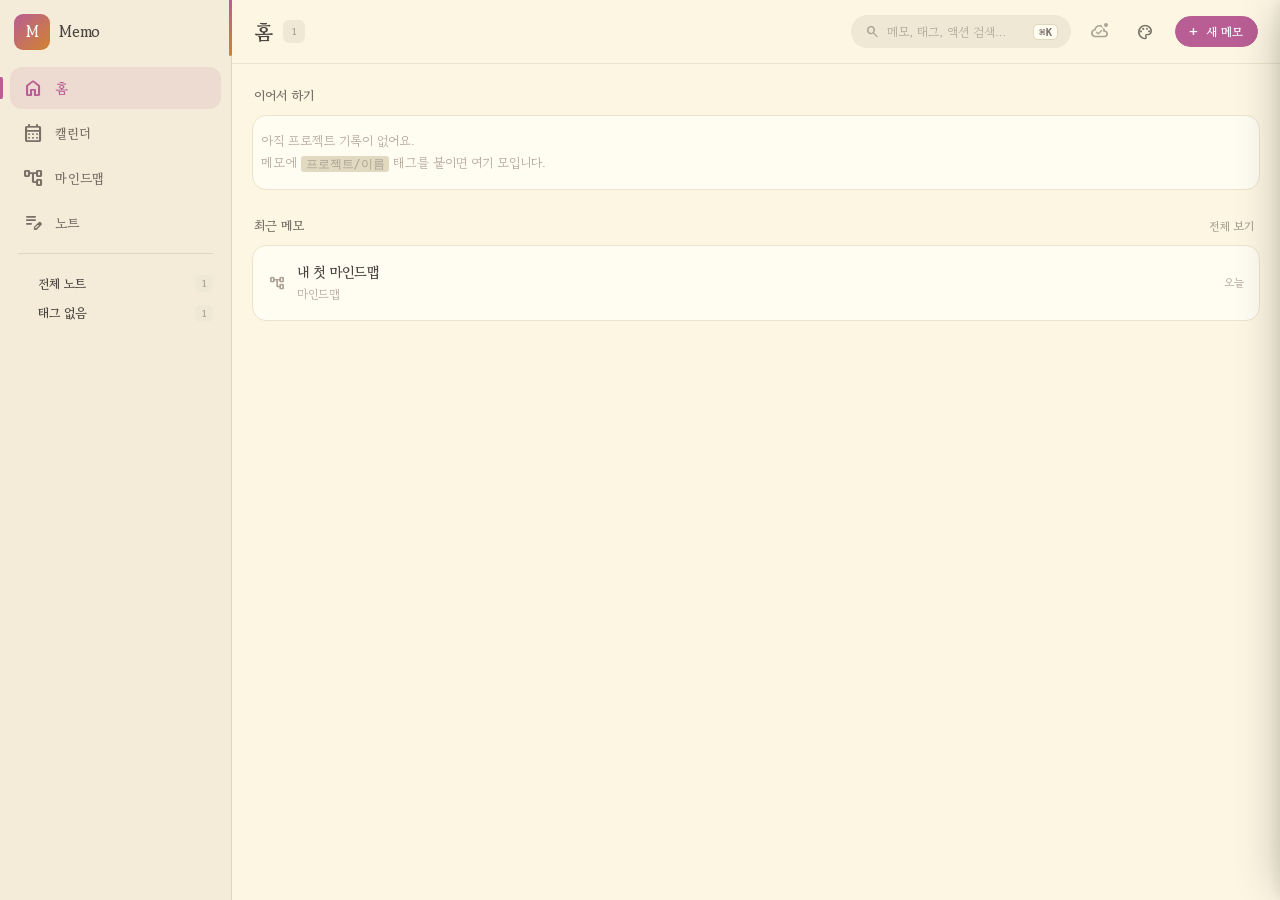
<file: index.html>
<!DOCTYPE html>
<html lang="ko">
<head>
<meta charset="UTF-8">
<meta name="viewport" content="width=device-width, initial-scale=1.0, maximum-scale=1.0, user-scalable=no, viewport-fit=cover">
<meta name="mobile-web-app-capable" content="yes">
<meta name="apple-mobile-web-app-capable" content="yes">
<!-- black-translucent였을 때 iPhone 16 Pro Max에서 100vh=956, innerHeight=894로
     safe-top(62px)만큼 앱이 짧았다. default면 iOS가 상태바를 관리하고 safe-top이 0이
     되어 헤더도 50px로 돌아온다. -->
<meta name="apple-mobile-web-app-status-bar-style" content="default">
<meta name="apple-mobile-web-app-title" content="Memo">
<meta name="theme-color" content="#FDF6E3" id="meta-theme-color">
<link rel="manifest" href="manifest.json">
<link rel="icon" type="image/svg+xml" href="icon.svg">
<!-- iOS needs a PNG apple-touch-icon (SVG shows up gray on the home screen).
     Generate it with tools/icon-export.html. -->
<link rel="apple-touch-icon" sizes="180x180" href="apple-touch-icon-180.png">
<link rel="apple-touch-icon" href="icon.svg">
<title>Memo — 노트 · 캘린더</title>
<link rel="preconnect" href="https://fonts.googleapis.com">
<link rel="preconnect" href="https://fonts.gstatic.com" crossorigin>
<link href="https://fonts.googleapis.com/css2?family=Crimson+Pro:ital,wght@0,400;0,500;0,600;0,700;1,400&family=Gowun+Batang:wght@400;700&family=Inter:wght@400;500;600;700;800&display=swap" rel="stylesheet">
<!-- Material Symbols는 styles.css의 @font-face로 직접 호스팅 (이유는 styles.css 참고) -->
<link rel="stylesheet" href="styles.css?v=20260911a">
</head>
<body>
<div class="app">
  <!-- Sidebar -->
  <nav class="sidebar expanded" id="sidebar">
    <div class="sidebar-head">
      <div class="logo">M</div>
      <div class="sidebar-name">Memo</div>
    </div>
    <button class="nav-btn" data-page="home" aria-label="홈">
      <span class="mi">home</span>
      <span class="label">홈</span>
    </button>
    <button class="nav-btn" data-page="calendar" aria-label="캘린더">
      <span class="mi">calendar_month</span>
      <span class="label">캘린더</span>
    </button>
    <button class="nav-btn" data-page="mindmap" aria-label="마인드맵">
      <span class="mi">account_tree</span>
      <span class="label">마인드맵</span>
    </button>
    <button class="nav-btn" data-page="memo" aria-label="노트">
      <span class="mi">edit_note</span>
      <span class="label">노트</span>
    </button>
    <div class="sidebar-sep"></div>
    <!-- 태그 트리 (노트 내비게이션) -->
    <div id="memo-tag-bar" class="sidebar-tags"></div>
  </nav>
  <div class="sidebar-backdrop" id="sidebar-backdrop" onclick="closeMobileSidebar()"></div>

  <div class="main">
    <!-- Header -->
    <div class="header">
      <button class="header-menu-btn" onclick="toggleMobileSidebar()" aria-label="메뉴 열기">
        <span class="mi">menu</span>
      </button>
      <div class="page-head-title">
        <h1 id="page-title">노트</h1>
        <span class="meta-chip" id="page-meta-chip"></span>
      </div>
      <div class="header-spacer"></div>
      <button class="head-search" id="header-search-pill" onclick="openCommandPalette()" title="명령 팔레트">
        <span class="mi mi-sm">search</span>
        <span class="placeholder" id="header-search-placeholder">메모, 태그, 액션 검색…</span>
        <span class="kbd">⌘K</span>
      </button>
      <button class="sync-dot-btn" id="header-sync-pill" onclick="openSyncModal()" title="동기화">
        <span class="sync-dot"></span>
        <span class="sync-label btn-label" id="header-sync-label">동기화</span>
      </button>
      <!-- Theme picker -->
      <div class="theme-dd" id="theme-dd">
        <button class="header-btn theme-toggle" id="theme-toggle" onclick="openThemePicker()" title="테마 선택">
          <span class="mi mi-sm">palette</span>
        </button>
        <div class="theme-dd-menu" id="theme-dd-menu"></div>
      </div>
      <button class="head-pill primary" id="header-action-pill" onclick="headerPrimaryAction()" title="새 노트">
        <span class="mi mi-sm">add</span><span class="label" id="header-action-label">새 노트</span>
      </button>
      <!-- 노트/마인드맵 페이지 전용: 태그 드로어 열기 -->
      <button class="header-tag-btn" id="header-tag-btn" onclick="toggleTagDrawer()" aria-label="태그" title="태그">
        <span class="mi mi-sm">label</span>
      </button>
    </div>
    <!-- 모바일 태그 드로어 (우측 슬라이드) -->
    <div class="tag-drawer-overlay" id="tag-drawer-overlay" onclick="if(event.target===this)closeTagDrawer()"></div>
    <aside class="tag-drawer" id="tag-drawer" aria-label="태그">
      <div class="tag-drawer-head">
        <div class="tag-drawer-title-wrap">
          <span class="mi mi-sm tag-drawer-icon">label</span>
          <span class="tag-drawer-title">태그</span>
          <span class="tag-drawer-count" id="tag-drawer-count"></span>
        </div>
        <button class="tag-drawer-close" onclick="closeTagDrawer()" aria-label="닫기">
          <span class="mi mi-sm">close</span>
        </button>
      </div>
      <div class="tag-drawer-search">
        <span class="mi mi-sm">search</span>
        <input type="text" id="tag-drawer-search-input" placeholder="태그 검색" oninput="filterTagDrawer(this.value)">
      </div>
      <div class="tag-drawer-body" id="tag-drawer-body"></div>
    </aside>
    <div class="content">
      <!-- Home -->
      <!-- 내용은 js/home.js의 renderHome()이 채운다 -->
      <div class="page" id="page-home">
        <div class="home-scroll" id="home-body"></div>
      </div>

      <!-- Calendar (주간 시간표) -->
      <div class="page" id="page-calendar">
        <div class="calendar-page" id="calendar-page-root">
          <!-- 좌측: 미니 월간 + 요약 -->
          <aside class="cal-side">
            <div class="mini-cal-head">
              <button class="mini-cal-nav" onclick="calPrevMonth()" aria-label="이전 달"><span class="mi mi-sm">chevron_left</span></button>
              <div class="mini-cal-title" id="mini-cal-title">—</div>
              <button class="mini-cal-nav" onclick="calNextMonth()" aria-label="다음 달" style="margin-left:auto;"><span class="mi mi-sm">chevron_right</span></button>
            </div>
            <div class="mini-cal-weekdays">
              <span class="sun">일</span><span>월</span><span>화</span><span>수</span><span>목</span><span>금</span><span class="sat">토</span>
            </div>
            <div class="mini-cal-grid" id="mini-cal-grid"></div>
            <div class="cal-side-sec-title">이번 주 요약</div>
            <div class="summary-card" id="cal-summary-card"></div>
            <!-- 선택일 노트 (모바일 1일 뷰와 같은 _dayNotesCard 마크업) -->
            <div id="cal-day-notes"></div>
            <div id="cal-day-journal" class="cal-day-journal"></div>
          </aside>

          <!-- 메인: 주간 시간표 -->
          <div class="week-main">
            <div class="week-toolbar">
              <button class="mini-cal-nav" onclick="calPrevWeek()" aria-label="이전 주"><span class="mi">chevron_left</span></button>
              <div class="week-range" id="week-range">—</div>
              <button class="mini-cal-nav" onclick="calNextWeek()" aria-label="다음 주"><span class="mi">chevron_right</span></button>
              <div style="flex:1;"></div>
              <div class="cal-mode-seg" id="cal-mode-seg" role="tablist">
                <button class="active" data-mode="all" onclick="setCalendarModeAndRefresh('all')">전체</button>
                <button data-mode="mine" onclick="setCalendarModeAndRefresh('mine')">내 일정</button>
                <button data-mode="google" onclick="setCalendarModeAndRefresh('google')">Google</button>
              </div>
              <button class="cal-today-btn" onclick="calGoToday()"><span class="mi mi-sm">today</span><span class="label-text">이번 주</span></button>
            </div>
            <div class="week-grid" id="week-grid"></div>
          </div>

          <!-- 모바일 1일 뷰. 모드 토글은 정적 HTML로 둔다 -->
          <div class="cal-mobile-mode-static" id="cal-mobile-mode-static">
            <div class="cal-mode-seg" id="cal-mode-seg-mobile" role="tablist">
              <button class="active" data-mode="all" onclick="setCalendarModeAndRefresh('all')">전체</button>
              <button data-mode="mine" onclick="setCalendarModeAndRefresh('mine')">내 일정</button>
              <button data-mode="google" onclick="setCalendarModeAndRefresh('google')">Google</button>
            </div>
          </div>
          <div class="cal-mobile" id="cal-mobile"></div>
        </div>
      </div>

      <!-- Notes (memo + mindmap) -->
      <div class="page active" id="page-memo">
        <div class="memo-page" id="memo-page">
          <!-- 목록 패널이 닫혔을 때 다시 여는 버튼 -->
          <button class="memo-list-reopen-floating" onclick="_reopenMemoList()" title="목록 열기" aria-label="목록 열기">
            <span class="mi mi-sm">chevron_left</span>
          </button>
          <div class="memo-list">
            <div class="memo-list-header">
              <div class="memo-list-title-row">
                <div class="title">최근 수정</div>
                <div class="count" id="memo-count">0</div>
                <button class="panel-collapse-btn" onclick="showNoteCreateMenu(this)" title="새 노트" aria-label="새 노트" style="margin-left:auto;">
                  <span class="mi mi-sm">add</span>
                </button>
                <button class="panel-collapse-btn" id="memo-select-toggle-btn" onclick="toggleMemoSelectMode()" title="여러 개 선택" aria-label="여러 개 선택" style="margin-left:3px;">
                  <span class="mi mi-sm">checklist</span>
                </button>
                <button class="panel-collapse-btn" onclick="togglePanel('memo-page')" title="목록 닫기" aria-label="목록 닫기" style="margin-left:3px;">
                  <span class="mi mi-sm">chevron_left</span>
                </button>
              </div>
              <div class="memo-search-wrap">
                <span class="mi mi-sm search-icon">search</span>
                <input type="text" class="search-input" placeholder="검색…  tag:work · is:pinned" id="memo-search" oninput="filterMemos()">
              </div>
            </div>
            <div id="memo-select-toolbar" style="display:none;"></div>
            <div id="memo-sort-bar"></div>
            <div class="memo-items" id="memo-items"></div>
          </div>
          <!-- Text-note detail -->
          <div class="memo-editor" id="memo-editor"></div>
          <!-- Mindmap-note detail -->
          <div class="mm-canvas-wrap" id="mm-canvas-wrap">
            <div class="memo-editor-toolbar">
              <button class="panel-reopen-btn" onclick="togglePanel('memo-page')" title="목록 열기">
                <span class="mi mi-sm">chevron_right</span>
              </button>
              <button class="memo-back" onclick="backToList()" aria-label="뒤로">‹</button>
              <div class="memo-toolbar-spacer"></div>
              <button class="memo-icon-btn primary" onclick="addMindNode()" title="노드 추가" aria-label="노드 추가">
                <span class="mi mi-sm">add</span>
              </button>
              <button class="memo-icon-btn" onclick="fitToScreen()" title="화면 맞춤" aria-label="화면 맞춤">
                <span class="mi mi-sm">fit_screen</span>
              </button>
              <button class="memo-icon-btn" onclick="showMindmapMenu(activeMindmapId)" title="마인드맵 메뉴" aria-label="마인드맵 메뉴">
                <span class="mi mi-sm">more_horiz</span>
              </button>
            </div>
            <div class="mm-tags-row" id="mm-tags-row">
              <div id="mm-tag-chips"></div>
              <button class="memo-tag-add-btn" onclick="focusMmTagInput()">+ 태그</button>
              <input type="text" id="mm-tag-input" class="memo-tag-input" placeholder="태그명..."
                onkeydown="if(event.key==='Enter'&&!event.isComposing){addMindmapTagFromInput();} if(event.key==='Escape'){hideMmTagInput();}"
                onblur="setTimeout(hideMmTagInput,150)">
            </div>
            <div class="mm-canvas-area">
              <canvas id="mindmap-canvas"></canvas>
              <div class="mindmap-hint" id="mm-hint">빈 곳 더블탭 → 새 노드 · 노드 선택 후 우측 + 핸들로 연결</div>
            </div>
            <div class="node-edit-popup" id="node-edit-popup">
              <input type="text" id="node-edit-input" placeholder="노드 이름 입력..." onkeydown="if(event.key==='Enter'){event.preventDefault();closeNodeEdit();}if(event.key==='Escape')closeNodeEdit(true);">
              <button class="node-edit-confirm" onclick="closeNodeEdit()">완료</button>
            </div>
            <!-- Node action bar: shown when a node is selected -->
            <div class="node-action-bar" id="node-action-bar">
              <div class="nab-colors" id="nab-colors"></div>
              <div class="nab-sep"></div>
              <button class="nab-btn" onclick="openNodeEditSelected()" title="텍스트 수정">
                <span class="mi mi-sm">edit</span>
                <span>수정</span>
              </button>
              <button class="nab-btn" onclick="startConnecting()" title="연결">
                <span class="mi mi-sm">link</span>
                <span>연결</span>
              </button>
              <button class="nab-btn" onclick="handleNoteBtnClick()" title="메모 연결" id="nab-note-link">
                <span class="mi mi-sm">description</span>
                <span>메모</span>
              </button>
              <button class="nab-btn danger" onclick="deleteSelected()" title="삭제">
                <span class="mi mi-sm">delete</span>
                <span>삭제</span>
              </button>
            </div>
          </div>
        </div>
      </div>

    </div>
  </div>
</div>

<!-- Time Block Modal -->
<div class="modal-overlay" id="tb-modal" onclick="if(event.target===this)closeTbModal()">
  <div class="modal">
    <h3 id="tb-modal-title">타임블록 추가</h3>
    <label>제목</label>
    <input type="text" id="tb-title" placeholder="할 일을 입력하세요">
    <!-- 편집 중 날짜를 바꾸면 블록이 그 날로 이동한다 -->
    <label>날짜</label>
    <input type="date" id="tb-date-input">
    <div class="time-row-input" style="margin-top:14px;">
      <div>
        <label style="margin-top:0;">시작</label>
        <input type="time" id="tb-start">
      </div>
      <div>
        <label style="margin-top:0;">종료</label>
        <input type="time" id="tb-end">
      </div>
    </div>
    <label>투두</label>
    <div class="tb-todo-list" id="tb-todo-list"></div>
    <div class="tb-todo-add-row">
      <input type="text" id="tb-todo-input" placeholder="+ 할 일 입력 후 Enter">
    </div>
    <label>메모 (선택)</label>
    <textarea id="tb-desc" placeholder="추가 설명..." style="min-height:52px;"></textarea>
    <label>색상</label>
    <div class="modal-colors">
      <div class="mc active" style="background:linear-gradient(135deg,#b58900,#8a6800)" data-color="yellow" onclick="setTbColor(this)" title="옐로우"></div>
      <div class="mc" style="background:linear-gradient(135deg,#cb4b16,#9c3a10)" data-color="orange" onclick="setTbColor(this)" title="오렌지"></div>
      <div class="mc" style="background:linear-gradient(135deg,#dc322f,#a52623)" data-color="red" onclick="setTbColor(this)" title="레드"></div>
      <div class="mc" style="background:linear-gradient(135deg,#e11d48,#b5183a)" data-color="rose" onclick="setTbColor(this)" title="로즈"></div>
      <div class="mc" style="background:linear-gradient(135deg,#d33682,#a32865)" data-color="magenta" onclick="setTbColor(this)" title="마젠타"></div>
      <div class="mc" style="background:linear-gradient(135deg,#7c3aed,#5b21b6)" data-color="purple" onclick="setTbColor(this)" title="퍼플"></div>
      <div class="mc" style="background:linear-gradient(135deg,#6c71c4,#525695)" data-color="violet" onclick="setTbColor(this)" title="바이올렛"></div>
      <div class="mc" style="background:linear-gradient(135deg,#0284c7,#016fa3)" data-color="sky" onclick="setTbColor(this)" title="스카이"></div>
      <div class="mc" style="background:linear-gradient(135deg,#268bd2,#1c6aa3)" data-color="blue" onclick="setTbColor(this)" title="블루"></div>
      <div class="mc" style="background:linear-gradient(135deg,#2aa198,#1f7a73)" data-color="cyan" onclick="setTbColor(this)" title="시안"></div>
      <div class="mc" style="background:linear-gradient(135deg,#0d9488,#0a7265)" data-color="teal" onclick="setTbColor(this)" title="틸"></div>
      <div class="mc" style="background:linear-gradient(135deg,#859900,#5e6c00)" data-color="green" onclick="setTbColor(this)" title="그린"></div>
      <div class="mc" style="background:linear-gradient(135deg,#92400e,#6d300a)" data-color="brown" onclick="setTbColor(this)" title="브라운"></div>
      <div class="mc" style="background:linear-gradient(135deg,#475569,#334155)" data-color="slate" onclick="setTbColor(this)" title="슬레이트"></div>
    </div>
    <label style="display:flex;align-items:center;gap:10px;margin-top:18px;cursor:pointer;text-transform:none;letter-spacing:0;font-size:14px;color:var(--text);font-weight:500;">
      <input type="checkbox" id="tb-done" style="width:18px;height:18px;accent-color:var(--accent);cursor:pointer;">
      완료 표시
    </label>
    <div class="modal-actions">
      <!-- 편집일 때만 표시 (openTbModal/editTbBlock에서 토글) -->
      <button class="danger" id="tb-delete-btn" onclick="deleteTbFromModal()" style="display:none;margin-right:auto;">
        <span class="mi mi-sm">delete</span> 삭제
      </button>
      <button onclick="closeTbModal()">취소</button>
      <button class="primary" onclick="saveTbBlock()">저장</button>
    </div>
  </div>
</div>

<!-- Sync Modal -->
<div class="modal-overlay" id="sync-modal" onclick="if(event.target===this)closeSyncModal()">
  <div class="modal">
    <h3>설정</h3>
    <div class="modal-desc">
      Google Drive를 연결하면 메모는 <strong style="color:var(--accent2)">.md 파일로 자동 저장·동기화</strong>됩니다. 옵시디언에서 그대로 열 수 있어요. 마인드맵·타임블록은 같은 폴더의 <code style="color:var(--accent2)">_mindflow-app.json</code>에 저장돼요.
    </div>

    <!-- 연결 -->
    <div class="set-head"><span class="mi mi-sm">cloud</span>연결</div>
    <div class="set-group">
      <div class="set-sub"><span class="mi mi-sm">cloud_done</span>Google Drive</div>
    <div class="folder-status" id="drive-status">
      <div class="icon-circle" style="background:var(--surface3)">G</div>
      <div class="text-area">
        <div class="name" style="color:var(--text-dim)">Google Drive 연결되지 않음</div>
        <div class="desc">메모·마인드맵·이미지를 Drive 폴더에 자동 동기화 (모든 기기)</div>
      </div>
    </div>
    <div style="display:flex;gap:8px;margin-top:10px;flex-wrap:wrap;">
      <button class="tb-btn" onclick="driveConnect()" style="flex:1;min-width:100px;justify-content:center;">
        🔗 Google 연결
      </button>
      <button class="tb-btn" onclick="driveSyncNow()" id="drive-sync-now-btn" style="flex:1;min-width:100px;justify-content:center;display:none;">
        🔄 지금 동기화
      </button>
      <button class="tb-btn" onclick="drivePullAll()" id="drive-pull-btn" style="flex:1;min-width:100px;justify-content:center;display:none;">
        ⬇ 가져오기
      </button>
      <button class="tb-btn danger" onclick="driveDisconnect()" id="drive-disconnect-btn" style="flex:1;min-width:100px;justify-content:center;display:none;">
        ✕ 연결 해제
      </button>
    </div>
    <div id="drive-import-folder-row" style="display:none;margin-top:6px;">
      <button class="tb-btn" onclick="driveImportFromFolder()" id="drive-import-folder-btn" style="width:100%;justify-content:center;">
        📂 외부 폴더에서 .md 가져오기
      </button>
    </div>
    <div style="font-size:11px;color:var(--text-mute);margin-top:8px;line-height:1.5;">
      💡 본인 Google 계정으로 로그인 → <code style="background:var(--surface3);padding:1px 5px;border-radius:3px;">MindFlow</code> 폴더에 자동 저장 · 이미지는 <code style="background:var(--surface3);padding:1px 5px;border-radius:3px;">assets/</code>에 (drive.file 스코프, 본 앱이 만든 파일만 접근)<br>
      Drive 폴더 이름은 기존 동기화를 유지하려고 <code style="background:var(--surface3);padding:1px 5px;border-radius:3px;">MindFlow</code>(이전 앱 이름) 그대로 둡니다.
    </div>
      <details class="set-adv">
        <summary>고급 · 문제 해결</summary>
        <div class="set-adv-body">
    <div style="font-size:11px;color:var(--yellow,#f5b400);background:rgba(245,180,0,0.08);border:1px solid rgba(245,180,0,0.25);border-radius:6px;padding:8px 10px;margin-top:6px;line-height:1.5;">
      ⚠️ <strong>첨부 파일·이미지 프라이버시:</strong> 메모에 붙인 이미지·파일은 표시 속도와 다운로드를 위해 <strong>공개 링크</strong>(URL을 아는 사람만 접근)로 업로드돼요. 민감한 자료는 첨부 전 한 번 더 확인하세요. 메모 본문(.md)·마인드맵·타임블록 데이터는 본인 Drive에만 비공개로 저장됩니다.
    </div>
    <div id="drive-cleanup-row" style="display:none;margin-top:14px;padding-top:12px;border-top:1px dashed var(--border);">
      <div style="font-size:11px;color:var(--text-mute);margin-bottom:6px;line-height:1.5;">
        🧹 Drive 정리 도구 — 중복 파일이나 충돌 사본을 발견하면 여기서 정리하세요. 실행 전 자동 백업이 생성됩니다.
      </div>
      <div style="display:flex;gap:8px;flex-wrap:wrap;">
        <button class="tb-btn" onclick="cleanupDriveDuplicates()" style="flex:1;min-width:140px;justify-content:center;">
          🧹 Drive 중복 정리
        </button>
        <button class="tb-btn" onclick="cleanupSyncConflicts()" style="flex:1;min-width:140px;justify-content:center;">
          ⚠ 충돌 사본 삭제
        </button>
      </div>
    </div>
          <div class="set-adv-label">본인 OAuth Client ID 사용</div>
      <div style="padding:10px 12px;background:var(--surface2);border-radius:8px;margin-top:6px;line-height:1.7;color:var(--text-dim);">
        기본 Client ID로 자동 연결됩니다. fork해서 자신의 Cloud 프로젝트로 쓰려면 아래 입력란에 직접 붙여넣고 [연결] 누르세요.
        <input type="text" id="drive-client-id-input" placeholder="xxx.apps.googleusercontent.com (선택)" style="margin-top:8px;font-family:ui-monospace,Menlo,monospace;font-size:11px;width:100%;">
      </div>
        </div>
      </details>
    </div>

    <div class="set-group" id="gcal-section">
      <div class="set-sub-row">
      <div class="set-sub"><span class="mi mi-sm">event</span>Google Calendar</div>
        <label style="display:inline-flex;align-items:center;gap:6px;cursor:pointer;">
          <input type="checkbox" id="setting-gcal-enabled" onchange="onToggleGCalEnabled()" style="width:18px;height:18px;accent-color:var(--accent);cursor:pointer;">
          <span style="font-size:11px;color:var(--text-mute);">사용</span>
        </label>
      </div>
      <div style="font-size:11px;color:var(--text-mute);line-height:1.5;margin-bottom:10px;">
        Google Calendar에서 일정을 가져와 캘린더 페이지의 <strong style="color:var(--text-dim);">Google</strong> 토글에서 보고 수정·삭제·추가할 수 있어요. 우리 타임블록과는 별개로 관리됩니다.
      </div>
      <div id="gcal-not-connected" style="font-size:11px;color:var(--text-mute);padding:8px 10px;background:var(--surface2);border-radius:6px;display:none;">
        먼저 위에서 Google Drive를 연결하세요. 같은 계정으로 캘린더도 자동 연결됩니다.
      </div>
      <div id="gcal-connected" style="display:none;">
        <div style="display:flex;gap:8px;margin-bottom:10px;">
          <button class="tb-btn" onclick="loadGCalCalendars()" style="flex:1;justify-content:center;">
            <span class="mi mi-sm">refresh</span> 캘린더 목록 새로고침
          </button>
        </div>
        <div style="font-size:11px;color:var(--text-mute);margin-bottom:4px;">표시할 캘린더 (여러 개 선택 가능)</div>
        <div id="gcal-list" style="max-height:180px;overflow-y:auto;display:flex;flex-direction:column;gap:4px;padding:6px;background:var(--surface2);border-radius:8px;border:1px solid var(--border-light);"></div>
        <div style="font-size:11px;color:var(--text-mute);margin-top:10px;margin-bottom:4px;">새 일정 추가 시 사용할 캘린더 (쓰기 대상)</div>
        <select id="gcal-write-cal" onchange="onGCalWriteCalendarChange()" style="width:100%;padding:8px 10px;background:var(--surface);border:1px solid var(--border);border-radius:8px;color:var(--text);font-size:13px;"></select>
      </div>
    </div>

    <!-- 표시 -->
    <div class="set-head"><span class="mi mi-sm">tune</span>표시</div>
    <div class="set-group">
      <label style="display:flex;align-items:center;gap:10px;padding:8px 0;cursor:pointer;">
        <input type="checkbox" id="setting-ruled-lines" onchange="toggleRuledLines()" style="width:18px;height:18px;accent-color:var(--accent);cursor:pointer;">
        <span style="flex:1;font-size:13px;color:var(--text);">메모 본문 밑줄 (노트북 라인)</span>
        <span style="font-size:11px;color:var(--text-mute);">기본 켜짐</span>
      </label>
    </div>

    <!-- 데이터 -->
    <div class="set-head"><span class="mi mi-sm">database</span>데이터</div>
    <div class="set-group">
    <div id="storage-usage-section" style="margin-top:22px;padding-top:14px;border-top:1px solid var(--border);">
      <div style="display:flex;align-items:center;justify-content:space-between;margin-bottom:8px;">
        <div style="color:var(--text-dim);font-size:13px;font-weight:600;">
          <span class="mi mi-sm" style="vertical-align:-3px;">database</span>
          저장공간 사용량
        </div>
        <button onclick="refreshStorageUsage()" class="tb-btn" style="padding:3px 10px;font-size:11px;" title="새로고침">
          <span class="mi mi-sm">refresh</span>
        </button>
      </div>
      <div id="storage-usage-bar" style="height:6px;background:var(--surface3);border-radius:3px;overflow:hidden;margin-bottom:8px;">
        <div id="storage-usage-bar-fill" style="height:100%;background:var(--accent);width:0%;transition:width 0.3s;"></div>
      </div>
      <div id="storage-usage-text" style="font-size:11px;color:var(--text-mute);line-height:1.6;">
        측정 중…
      </div>
    </div>
      <details class="set-adv" id="backup-section">
        <summary>자동 로컬 백업 <span id="backup-summary-count"></span></summary>
        <div class="set-adv-body">
      <div style="font-size:12px;color:var(--text-mute);margin-top:4px;line-height:1.5;">
        동기화 직전마다 이 기기의 모든 데이터를 IndexedDB에 자동 저장 (최근 10개 보관). 사고 시 복원 가능.
      </div>
      <div id="backup-list" style="margin-top:10px;font-size:12px;"></div>
      <div style="display:flex;gap:8px;margin-top:8px;flex-wrap:wrap;">
        <button class="tb-btn" onclick="manualBackup()" style="flex:1;min-width:100px;justify-content:center;">
          💾 지금 백업
        </button>
        <button class="tb-btn" onclick="refreshBackupList()" style="flex:1;min-width:100px;justify-content:center;">
          🔄 목록 새로고침
        </button>
      </div>
        </div>
      </details>
      <details class="set-adv">
        <summary>JSON 내보내기 · 불러오기</summary>
        <div class="set-adv-body">
    <label style="margin-top:18px;">📊 현재 데이터</label>
    <div id="sync-stats" style="background:var(--surface2);padding:12px 14px;border-radius:10px;font-size:13px;color:var(--text-dim);line-height:1.7;"></div>

    <label style="margin-top:18px;">📤 수동 내보내기 / 불러오기</label>
    <div style="display:flex;gap:8px;flex-wrap:wrap;">
      <button class="tb-btn" onclick="exportData('download')" style="flex:1;min-width:110px;justify-content:center;">
        💾 JSON 저장
      </button>
      <button class="tb-btn" onclick="exportData('share')" style="flex:1;min-width:110px;justify-content:center;" id="share-btn">
        📤 공유
      </button>
      <input type="file" id="import-file" accept=".json,application/json" onchange="importData(event)" style="display:none;">
      <button class="tb-btn" onclick="document.getElementById('import-file').click()" style="flex:1;min-width:110px;justify-content:center;">
        📂 JSON 불러오기
      </button>
    </div>
    <div style="font-size:11px;color:var(--text-mute);margin-top:6px;line-height:1.5;">
      💡 iOS에서는 "공유" → "파일에 저장" → iCloud Drive 사용<br>
      ⚠️ JSON 불러오기는 현재 데이터를 덮어씁니다
    </div>
        </div>
      </details>
    </div>

    <!-- 진단 -->
    <details class="set-adv set-adv-top" id="auth-diag-section" ontoggle="if(this.open)renderAuthDiag()">
      <summary>동기화 인증 진단</summary>
      <div class="set-adv-body">
      <div style="font-size:12px;color:var(--text-mute);margin-top:4px;line-height:1.5;">
        로그인이 풀렸을 때 <b>얼마 만에</b> 풀렸는지로 원인을 판정합니다.
        연결 후 7일쯤이면 Google 동의 화면이 '테스트 중' 상태라는 뜻입니다.
      </div>
      <div id="auth-diag-out" style="margin-top:10px;font-size:12px;"></div>
      <div style="display:flex;gap:8px;margin-top:8px;">
        <button class="tb-btn" onclick="renderAuthDiag()" style="flex:1;justify-content:center;">
          <span class="mi mi-sm">refresh</span> 다시 확인
        </button>
      </div>
      </div>
    </details>

    <details class="set-adv" id="area-diag-section" ontoggle="if(this.open)renderAreaDiag()">
      <summary>화면 영역 진단 (safe-area)</summary>
      <div class="set-adv-body">
      <div style="font-size:12px;color:var(--text-mute);margin-top:4px;line-height:1.5;">
        노치·홈바 여백이 이상할 때 실제 수치를 확인합니다. 이 화면을 캡처해서 전달하세요.
      </div>
      <div id="area-diag-out" style="margin-top:10px;font-size:12px;"></div>
      <div style="display:flex;gap:8px;margin-top:8px;flex-wrap:wrap;">
        <button class="tb-btn" onclick="renderAreaDiag()" style="flex:1;min-width:100px;justify-content:center;">
          <span class="mi mi-sm">refresh</span> 다시 측정
        </button>
        <button class="tb-btn" onclick="toggleAreaOverlay()" style="flex:1;min-width:100px;justify-content:center;">
          <span class="mi mi-sm">visibility</span> 영역 표시
        </button>
      </div>
      </div>
    </details>

    <div class="modal-actions">
      <button onclick="closeSyncModal()">닫기</button>
    </div>
  </div>
</div>

<!-- Drawing modal -->

<div class="drawing-modal-overlay" id="drawing-modal-overlay" onclick="if(event.target===this)closeDrawingModal()">
  <div class="drawing-modal">
    <!-- toolbar: [닫기] [펜, 색] [더보기, 삽입] -->
    <div class="drawing-toolbar bamboo-style">
      <!-- 좌측: 닫기 -->
      <button class="bamboo-close" onclick="closeDrawingModal()" title="닫기" aria-label="닫기">
        <span class="mi">close</span>
      </button>

      <div class="bamboo-tools">
        <!-- 기본 펜 4개 -->
        <button class="bamboo-pen active" id="bp-ink" data-tool="ink" onclick="pickTool('ink', this)" title="잉크 펜">
          <span class="bp-icon"><span class="mi">edit</span></span>
          <span class="bp-dot"></span>
        </button>
        <button class="bamboo-pen" id="bp-marker" data-tool="marker" onclick="pickTool('marker', this)" title="마커">
          <span class="bp-icon"><span class="mi">brush</span></span>
          <span class="bp-dot"></span>
        </button>
        <button class="bamboo-pen" id="bp-highlighter" data-tool="highlighter" onclick="pickTool('highlighter', this)" title="형광펜">
          <span class="bp-icon"><span class="mi">format_ink_highlighter</span></span>
          <span class="bp-dot"></span>
        </button>
        <button class="bamboo-pen" id="bp-pencil" data-tool="pencil" onclick="pickTool('pencil', this)" title="연필">
          <span class="bp-icon"><span class="mi">draw</span></span>
          <span class="bp-dot"></span>
        </button>
        <button class="bamboo-pen" id="bp-eraser" data-tool="eraser" onclick="pickTool('eraser', this)" title="지우개">
          <span class="bp-icon"><span class="mi">ink_eraser</span></span>
        </button>
      </div>

      <!-- 우측: 색상, 더보기, 삽입 -->
      <div class="bamboo-right">
        <div class="draw-tool-wrap" style="position:relative;">
          <button class="bamboo-color-trigger" id="color-picker-trigger" onclick="toggleColorPicker(event)" style="background:#1d1a14" title="색상"></button>
          <div class="draw-color-picker" id="draw-color-picker"></div>
        </div>
        <div class="draw-tool-wrap" style="position:relative;">
          <button class="bamboo-more" onclick="toggleMorePicker(event)" title="더보기">
            <span class="mi">more_horiz</span>
          </button>
          <div class="draw-more-picker" id="draw-more-picker">
            <!-- 추가 펜 (만년필/파인/붓) -->
            <button class="more-item" onclick="pickTool('fountain', this)">
              <span class="mi">ink_pen</span><span>만년필</span>
            </button>
            <button class="more-item" onclick="pickTool('fine', this)">
              <span class="mi">stylus_note</span><span>파인 펜</span>
            </button>
            <button class="more-item" onclick="pickTool('brush', this)">
              <span class="mi">imagesmode</span><span>붓 (수채화)</span>
            </button>
            <div class="more-sep"></div>
            <button class="more-item" onclick="togglePaperPicker(event)">
              <span class="mi">grid_on</span><span>종이 배경</span>
            </button>
            <button class="more-item" onclick="toggleWidthInline(event)">
              <span class="mi">line_weight</span><span>굵기</span>
              <span class="more-kbd" id="more-width-val">2px</span>
            </button>
            <button class="more-item" onclick="cyclePalmMode()">
              <span class="mi">pan_tool</span><span>팜 리젝션</span>
              <span class="more-kbd" id="more-palm-mode">자동</span>
            </button>
            <div class="more-sep destructive-sep"></div>
            <button class="more-item danger" onclick="clearDraw()">
              <span class="mi">delete_sweep</span><span>모두 지우기</span>
            </button>
          </div>
        </div>
        <!-- 삽입 버튼 -->
        <button class="bamboo-insert" onclick="insertDrawing()" title="메모에 삽입" aria-label="메모에 삽입">
          <span class="mi">check</span>
          <span class="bamboo-insert-label">삽입</span>
        </button>
      </div>

      <!-- 지우개 모드 (지우개 active 시 표시) -->
      <div class="draw-eraser-mode-wrap" id="draw-eraser-mode-wrap">
        <button class="eraser-mode-btn active" data-mode="pixel" onclick="setEraserMode('pixel')">부분</button>
        <button class="eraser-mode-btn" data-mode="stroke" onclick="setEraserMode('stroke')">선</button>
      </div>

      <!-- 굵기 popup (더보기 > 굵기) -->
      <div class="draw-width-inline" id="draw-width-inline">
        <input type="range" min="1" max="30" step="0.5" value="2.5" id="draw-width" oninput="updateDrawWidth(this.value)">
        <div class="width-display"><span id="draw-width-display">2</span>px</div>
      </div>

      <!-- 종이 popup -->
      <div class="draw-paper-picker" id="draw-paper-picker">
        <div class="paper-pick active" data-paper="blank" onclick="setPaper('blank')">
          <div class="paper-thumb blank"></div><span>빈 종이</span>
        </div>
        <div class="paper-pick" data-paper="lined" onclick="setPaper('lined')">
          <div class="paper-thumb lined"></div><span>줄 노트</span>
        </div>
        <div class="paper-pick" data-paper="grid" onclick="setPaper('grid')">
          <div class="paper-thumb grid"></div><span>격자</span>
        </div>
        <div class="paper-pick" data-paper="dot" onclick="setPaper('dot')">
          <div class="paper-thumb dot"></div><span>점</span>
        </div>
        <div class="paper-pick" data-paper="cream" onclick="setPaper('cream')">
          <div class="paper-thumb cream"></div><span>크림</span>
        </div>
        <div class="paper-pick" data-paper="sepia" onclick="setPaper('sepia')">
          <div class="paper-thumb sepia"></div><span>세피아</span>
        </div>
      </div>

      <!-- 호환용 hidden -->
      <button id="tool-palm" style="display:none;"></button>
      <button id="pen-trigger" style="display:none;"><span id="pen-trigger-icon">edit</span></button>
      <button id="tool-eraser" style="display:none;"></button>
    </div>
    <div class="drawing-canvas-wrap">
      <canvas id="drawing-canvas"></canvas>
      <div class="draw-empty-hint" id="draw-empty-hint">Apple Pencil · 손가락 · 마우스로 그리세요</div>
      <!-- 줌 인디케이터 (우상단 floating) -->
      <button class="draw-zoom-indicator" id="draw-zoom-indicator" onclick="resetCanvasTransform()" title="100% 리셋">100%</button>
      <!-- 페이지 인디케이터 (좌하단, 탭하면 펼침) -->
      <div class="draw-page-indicator" id="draw-page-indicator"></div>
      <!-- 우하단 undo/redo dock (모바일) -->
      <div class="draw-quick-dock" id="draw-quick-dock">
        <button class="quick-fab" id="quick-undo" onclick="undoDraw()" title="되돌리기" aria-label="되돌리기">
          <span class="mi">undo</span>
        </button>
        <button class="quick-fab" id="quick-redo" onclick="redoDraw()" title="다시 실행" aria-label="다시 실행">
          <span class="mi">redo</span>
        </button>
      </div>
    </div>
  </div>
</div>

<!-- Mindmap action sheet -->
<div class="action-sheet-overlay" id="mm-action-overlay" onclick="closeMmMenu()"></div>
<div class="action-sheet" id="mm-action-sheet">
  <div class="action-sheet-title" id="mm-action-title"></div>
  <button onclick="renameMindmapActive()"><span class="mi mi-sm">edit</span> 이름 변경</button>
  <button onclick="duplicateMindmapActive()"><span class="mi mi-sm">content_copy</span> 복제</button>
  <button onclick="resetView();closeMmMenu()"><span class="mi mi-sm">restart_alt</span> 화면 초기화</button>
  <button class="danger" onclick="deleteMindmapActive()"><span class="mi mi-sm">delete</span> 삭제</button>
  <button class="cancel" onclick="closeMmMenu()">취소</button>
</div>

<!-- Note link picker (마인드맵 노드에 메모 연결) -->
<div class="modal-overlay cmd-palette-overlay" id="note-link-picker-overlay" onclick="if(event.target===this)closeNoteLinkPicker()">
  <div class="modal cmd-palette">
    <input type="text" class="cmd-palette-input" id="note-link-picker-input" placeholder="연결할 메모 검색…">
    <div class="cmd-palette-results" id="note-link-picker-results"></div>
    <div class="cmd-palette-hint">
      <span><code>↑↓</code> 이동</span>
      <span><code>Enter</code> 연결</span>
      <span><code>Esc</code> 닫기</span>
    </div>
  </div>
</div>

<!-- Command palette (⌘K) -->
<div class="modal-overlay cmd-palette-overlay" id="cmd-palette-overlay" onclick="if(event.target===this)closeCmdPalette()">
  <div class="modal cmd-palette">
    <input type="text" class="cmd-palette-input" id="cmd-palette-input" placeholder="메모·태그·액션 검색…  (tag:work · is:pinned · type:memo)">
    <div class="cmd-palette-results" id="cmd-palette-results"></div>
    <div class="cmd-palette-hint">
      <span><code>↑↓</code> 이동</span>
      <span><code>Enter</code> 열기</span>
      <span><code>Esc</code> 닫기</span>
    </div>
  </div>
</div>

<!-- Memo action sheet (우클릭/long-press 컨텍스트 메뉴) -->
<div class="action-sheet-overlay" id="memo-action-overlay" onclick="closeMemoMenu()"></div>
<div class="action-sheet" id="memo-action-sheet">
  <div class="action-sheet-title" id="memo-action-title"></div>
  <button onclick="togglePinMemoActive()" id="memo-action-pin"><span class="mi mi-sm">push_pin</span> 고정</button>
  <button onclick="renameMemoActive()"><span class="mi mi-sm">edit</span> 이름 변경</button>
  <button onclick="duplicateMemoActive()"><span class="mi mi-sm">content_copy</span> 복제</button>
  <button onclick="addMemoToActiveMindmap()"><span class="mi mi-sm">account_tree</span> 활성 마인드맵에 노드로 추가</button>
  <button class="danger" onclick="deleteMemoActive()"><span class="mi mi-sm">delete</span> 삭제</button>
  <button class="cancel" onclick="closeMemoMenu()">취소</button>
</div>

<div class="toast" id="toast"></div>

<!-- 집중 타이머 플로팅 바. 다른 화면에서 일하는 동안에도 보여야 해서 탭이 아니라
     전역 바로 둔다. 내용은 renderPomodoroBar()가 채운다. -->
<div class="pomo-bar-host" id="pomo-bar-host"></div>

<!-- 시작 모달. 집중할 대상을 골라야 시작할 수 있다 -->
<div class="modal-overlay" id="pomo-start-modal" onclick="if(event.target===this)closePomoStart()">
  <div class="modal pomo-modal">
    <h3>무엇에 집중하나요?</h3>
    <input type="text" id="pomo-subject" placeholder="집중할 일 입력…" autocomplete="off"
      oninput="renderPomoRecent()"
      onkeydown="if(event.key==='Enter'&&!event.isComposing){event.preventDefault();confirmPomoStart();}">
    <div class="pomo-recent" id="pomo-recent"></div>
    <label>목표 시간</label>
    <div class="pomo-presets" id="pomo-presets"></div>
    <div class="modal-actions">
      <button onclick="closePomoStart()">취소</button>
      <button class="primary" onclick="confirmPomoStart()">시작</button>
    </div>
  </div>
</div>

<!-- 목표 시간을 넘긴 채 백그라운드에서 돌아왔을 때 실제로 집중했는지 묻는다 -->
<div class="modal-overlay" id="pomo-return-modal">
  <div class="modal pomo-modal">
    <h3>🍅 집중 시간이 지났어요</h3>
    <div class="pomo-return-sub" id="pomo-return-sub"></div>
    <div class="pomo-return-btns" id="pomo-return-btns"></div>
  </div>
</div>

<!-- CodeMirror 6 bundle (local, no CDN) -->
<script src="js/vendor/cm6.bundle.js?v=20260605e" defer></script>
<!-- App scripts (order = dependency order) -->
<script src="js/utils.js?v=20260803a" defer></script>
<script src="js/backup.js?v=20260509a" defer></script>
<script src="js/drive-client.js?v=20260902a" defer></script>
<script src="js/sync-adapters.js?v=20260509a" defer></script>
<script src="js/swipe-panel.js?v=20260528c" defer></script>
<script src="js/navigation.js?v=20260803b" defer></script>
<script src="js/mindmap.js?v=20260606h" defer></script>
<script src="js/timeblock.js?v=20260803b" defer></script>
<script src="js/memo.js?v=20260928a" defer></script>
<!-- home.js는 memo.js의 getAllNotes()를 쓰므로 그 뒤에 -->
<script src="js/home.js?v=20260902a" defer></script>
<!-- pomodoro.js는 utils, timeblock, memo 뒤에 -->
<script src="js/pomodoro.js?v=20260816a" defer></script>
<!-- 모바일 하단 탭바 (≤768px) -->
<div class="m-bottom-tabs" id="m-bottom-tabs">
  <button class="m-tab-btn" data-page="home" aria-label="홈">
    <span class="mi">home</span>
    <span class="label">홈</span>
  </button>
  <button class="m-tab-btn" data-page="calendar" aria-label="캘린더">
    <span class="mi">calendar_month</span>
    <span class="label">캘린더</span>
  </button>
  <button class="m-tab-btn" data-page="mindmap" aria-label="마인드맵">
    <span class="mi">account_tree</span>
    <span class="label">마인드맵</span>
  </button>
  <button class="m-tab-btn active" data-page="memo" aria-label="노트">
    <span class="mi">edit_note</span>
    <span class="label">노트</span>
  </button>
  <button class="m-tab-btn more" onclick="openSyncModal()" aria-label="더보기">
    <span class="avatar">M</span>
    <span class="label">더보기</span>
  </button>
</div>

<script src="js/journal.js?v=20260803a" defer></script>
<script src="js/calendar.js?v=20260804b" defer></script>
<script src="js/drawing.js?v=20260616d" defer></script>
<script src="js/sync.js?v=20260911b" defer></script>
<script src="js/gcal.js?v=20260729d" defer></script>
<script src="js/main.js?v=20260911b" defer></script>

</body>
</html>
</file>
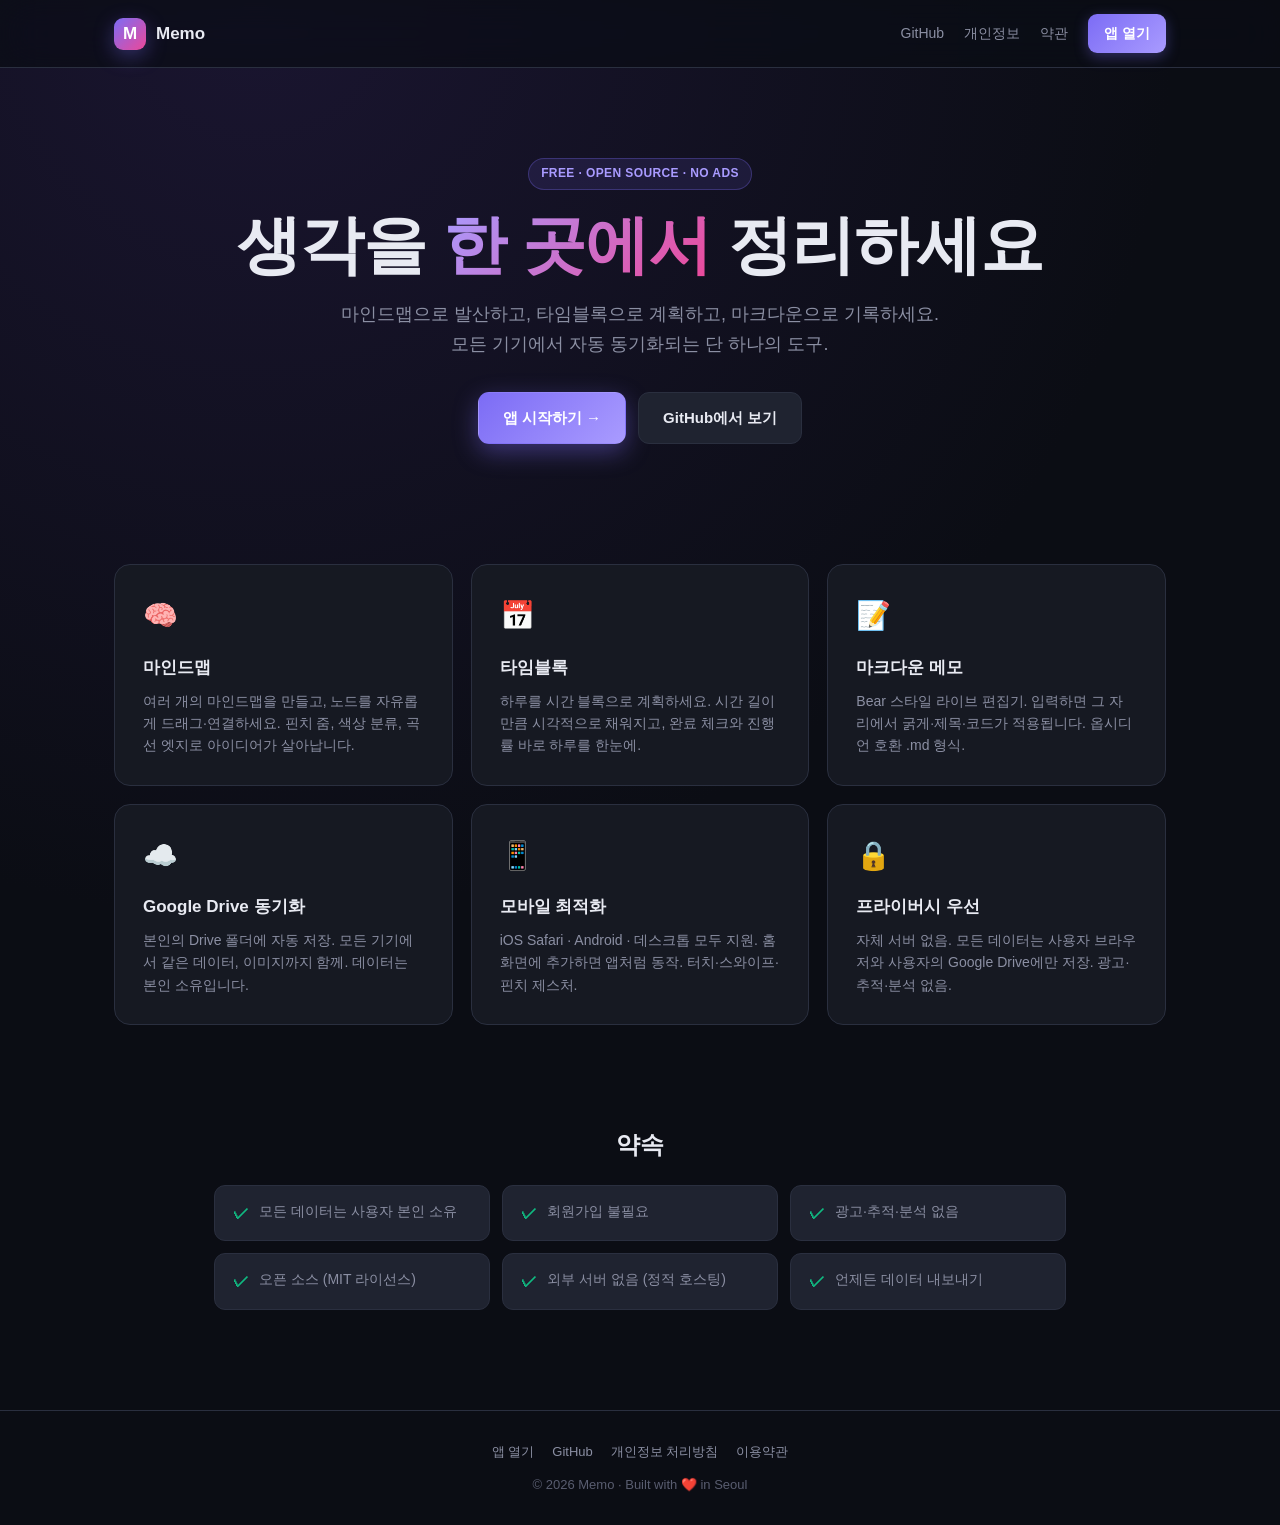
<file: landing.html>
<!DOCTYPE html>
<html lang="ko">
<head>
<meta charset="UTF-8">
<meta name="viewport" content="width=device-width, initial-scale=1.0">
<title>Memo — 마인드맵 · 타임블록 · 마크다운 메모</title>
<meta name="description" content="마인드맵, 타임블록, 마크다운 메모를 한 곳에서 관리하는 무료 웹 앱. Google Drive로 모든 기기 동기화.">
<meta name="theme-color" content="#0b0d14">
<style>
  * { margin: 0; padding: 0; box-sizing: border-box; }
  :root {
    --bg: #0b0d14;
    --surface: #161922;
    --surface2: #1f2330;
    --border: #2a2f3f;
    --text: #e8eaf2;
    --text-dim: #8b8fa3;
    --text-mute: #595d70;
    --accent: #7c6cf5;
    --accent2: #a99bff;
    --pink: #ec4899;
    --green: #10b981;
  }
  html { scroll-behavior: smooth; }
  body {
    font-family: -apple-system, BlinkMacSystemFont, 'SF Pro Display', 'Segoe UI', Roboto, 'Apple SD Gothic Neo', sans-serif;
    background: var(--bg);
    background-image: radial-gradient(circle at 20% 0%, #1a1530 0%, #0b0d14 50%);
    color: var(--text);
    -webkit-font-smoothing: antialiased;
    line-height: 1.65;
    min-height: 100dvh;
  }
  a { color: var(--accent2); text-decoration: none; }
  a:hover { color: #fff; }

  header.top {
    position: sticky; top: 0;
    background: rgba(11,13,20,0.78);
    backdrop-filter: saturate(180%) blur(20px);
    -webkit-backdrop-filter: saturate(180%) blur(20px);
    border-bottom: 1px solid var(--border);
    z-index: 10;
  }
  header.top .wrap {
    max-width: 1100px; margin: 0 auto;
    padding: 14px 24px;
    display: flex; align-items: center; gap: 14px;
  }
  .logo {
    display: flex; align-items: center; gap: 10px;
    color: var(--text); font-weight: 700; font-size: 17px;
  }
  .logo-mark {
    width: 32px; height: 32px;
    background: linear-gradient(135deg, var(--accent), var(--pink));
    border-radius: 9px;
    display: flex; align-items: center; justify-content: center;
    color: #fff; font-weight: 800;
    box-shadow: 0 6px 20px rgba(124,108,245,0.35);
  }
  header.top nav { margin-left: auto; display: flex; gap: 20px; align-items: center; }
  header.top nav a { font-size: 14px; color: var(--text-dim); }
  header.top nav a:hover { color: var(--text); }
  header.top .cta {
    background: linear-gradient(135deg, var(--accent), var(--accent2));
    color: #fff !important;
    padding: 8px 16px;
    border-radius: 9px;
    font-weight: 600;
    box-shadow: 0 4px 14px rgba(124,108,245,0.35);
  }

  .hero {
    max-width: 900px; margin: 0 auto;
    padding: 90px 24px 60px;
    text-align: center;
  }
  .hero .badge {
    display: inline-block;
    background: rgba(124,108,245,0.12);
    border: 1px solid rgba(124,108,245,0.3);
    color: var(--accent2);
    padding: 5px 12px;
    border-radius: 100px;
    font-size: 12px;
    font-weight: 600;
    margin-bottom: 20px;
    letter-spacing: 0.4px;
  }
  .hero h1 {
    font-size: clamp(36px, 7vw, 64px);
    font-weight: 800;
    line-height: 1.1;
    letter-spacing: -1px;
    margin-bottom: 20px;
  }
  .hero h1 .grad {
    background: linear-gradient(135deg, var(--accent2), var(--pink));
    -webkit-background-clip: text;
    -webkit-text-fill-color: transparent;
    background-clip: text;
  }
  .hero p {
    font-size: clamp(15px, 2vw, 18px);
    color: var(--text-dim);
    max-width: 600px;
    margin: 0 auto 32px;
  }
  .hero .actions {
    display: flex; gap: 12px; justify-content: center; flex-wrap: wrap;
  }
  .btn {
    display: inline-flex; align-items: center; gap: 8px;
    padding: 13px 24px;
    border-radius: 11px;
    font-size: 15px;
    font-weight: 600;
    transition: transform 0.15s, box-shadow 0.15s;
    cursor: pointer;
    border: 1px solid transparent;
  }
  .btn-primary {
    background: linear-gradient(135deg, var(--accent), var(--accent2));
    color: #fff !important;
    box-shadow: 0 8px 24px rgba(124,108,245,0.4);
  }
  .btn-primary:hover { transform: translateY(-1px); box-shadow: 0 12px 32px rgba(124,108,245,0.5); color: #fff !important; }
  .btn-secondary {
    background: var(--surface2);
    color: var(--text) !important;
    border-color: var(--border);
  }
  .btn-secondary:hover { background: #2a2f3f; color: var(--text) !important; }

  .features {
    max-width: 1100px; margin: 0 auto;
    padding: 60px 24px;
    display: grid;
    grid-template-columns: repeat(auto-fit, minmax(260px, 1fr));
    gap: 18px;
  }
  .feature {
    background: var(--surface);
    border: 1px solid var(--border);
    border-radius: 16px;
    padding: 28px;
    transition: transform 0.2s, border-color 0.2s;
  }
  .feature:hover {
    transform: translateY(-3px);
    border-color: rgba(124,108,245,0.3);
  }
  .feature .icon {
    font-size: 28px;
    margin-bottom: 14px;
  }
  .feature h3 {
    font-size: 17px;
    font-weight: 700;
    margin-bottom: 8px;
  }
  .feature p {
    font-size: 14px;
    color: var(--text-dim);
    line-height: 1.6;
  }

  .promise {
    max-width: 900px; margin: 0 auto;
    padding: 40px 24px;
  }
  .promise h2 {
    font-size: 24px; font-weight: 700; margin-bottom: 20px; text-align: center;
  }
  .promise ul {
    list-style: none;
    display: grid;
    grid-template-columns: repeat(auto-fit, minmax(260px, 1fr));
    gap: 12px;
  }
  .promise li {
    background: var(--surface2);
    border: 1px solid var(--border);
    border-radius: 11px;
    padding: 14px 18px;
    font-size: 14px;
    color: var(--text-dim);
    display: flex; align-items: flex-start; gap: 10px;
  }
  .promise li::before {
    content: '✓';
    color: var(--green);
    font-weight: 800;
    font-size: 16px;
    flex-shrink: 0;
  }

  footer {
    border-top: 1px solid var(--border);
    margin-top: 60px;
    padding: 30px 24px;
    text-align: center;
    color: var(--text-mute);
    font-size: 13px;
  }
  footer .links { margin-bottom: 12px; display: flex; gap: 18px; justify-content: center; flex-wrap: wrap; }
  footer .links a { color: var(--text-dim); }
  footer .links a:hover { color: var(--text); }

  @media (max-width: 600px) {
    header.top .wrap { padding: 12px 16px; gap: 10px; }
    header.top nav { gap: 12px; }
    header.top nav a:not(.cta) { display: none; }
    .hero { padding: 60px 16px 40px; }
    .features { padding: 40px 16px; }
    .feature { padding: 22px; }
  }
</style>
</head>
<body>
<header class="top">
  <div class="wrap">
    <a href="./landing.html" class="logo">
      <div class="logo-mark">M</div>
      Memo
    </a>
    <nav>
      <a href="https://github.com/thefirstplum/mindflow" target="_blank" rel="noopener">GitHub</a>
      <a href="./privacy.html">개인정보</a>
      <a href="./terms.html">약관</a>
      <a href="./" class="cta">앱 열기</a>
    </nav>
  </div>
</header>

<section class="hero">
  <div class="badge">FREE · OPEN SOURCE · NO ADS</div>
  <h1>생각을 <span class="grad">한 곳에서</span> 정리하세요</h1>
  <p>마인드맵으로 발산하고, 타임블록으로 계획하고, 마크다운으로 기록하세요. 모든 기기에서 자동 동기화되는 단 하나의 도구.</p>
  <div class="actions">
    <a href="./" class="btn btn-primary">
      앱 시작하기 →
    </a>
    <a href="https://github.com/thefirstplum/mindflow" target="_blank" rel="noopener" class="btn btn-secondary">
      GitHub에서 보기
    </a>
  </div>
</section>

<section class="features">
  <div class="feature">
    <div class="icon">🧠</div>
    <h3>마인드맵</h3>
    <p>여러 개의 마인드맵을 만들고, 노드를 자유롭게 드래그·연결하세요. 핀치 줌, 색상 분류, 곡선 엣지로 아이디어가 살아납니다.</p>
  </div>
  <div class="feature">
    <div class="icon">📅</div>
    <h3>타임블록</h3>
    <p>하루를 시간 블록으로 계획하세요. 시간 길이만큼 시각적으로 채워지고, 완료 체크와 진행률 바로 하루를 한눈에.</p>
  </div>
  <div class="feature">
    <div class="icon">📝</div>
    <h3>마크다운 메모</h3>
    <p>Bear 스타일 라이브 편집기. 입력하면 그 자리에서 굵게·제목·코드가 적용됩니다. 옵시디언 호환 .md 형식.</p>
  </div>
  <div class="feature">
    <div class="icon">☁️</div>
    <h3>Google Drive 동기화</h3>
    <p>본인의 Drive 폴더에 자동 저장. 모든 기기에서 같은 데이터, 이미지까지 함께. 데이터는 본인 소유입니다.</p>
  </div>
  <div class="feature">
    <div class="icon">📱</div>
    <h3>모바일 최적화</h3>
    <p>iOS Safari · Android · 데스크톱 모두 지원. 홈 화면에 추가하면 앱처럼 동작. 터치·스와이프·핀치 제스처.</p>
  </div>
  <div class="feature">
    <div class="icon">🔒</div>
    <h3>프라이버시 우선</h3>
    <p>자체 서버 없음. 모든 데이터는 사용자 브라우저와 사용자의 Google Drive에만 저장. 광고·추적·분석 없음.</p>
  </div>
</section>

<section class="promise">
  <h2>약속</h2>
  <ul>
    <li>모든 데이터는 사용자 본인 소유</li>
    <li>회원가입 불필요</li>
    <li>광고·추적·분석 없음</li>
    <li>오픈 소스 (MIT 라이선스)</li>
    <li>외부 서버 없음 (정적 호스팅)</li>
    <li>언제든 데이터 내보내기</li>
  </ul>
</section>

<footer>
  <div class="links">
    <a href="./">앱 열기</a>
    <a href="https://github.com/thefirstplum/mindflow" target="_blank" rel="noopener">GitHub</a>
    <a href="./privacy.html">개인정보 처리방침</a>
    <a href="./terms.html">이용약관</a>
  </div>
  <div>© 2026 Memo · Built with ❤️ in Seoul</div>
</footer>
</body>
</html>
</file>
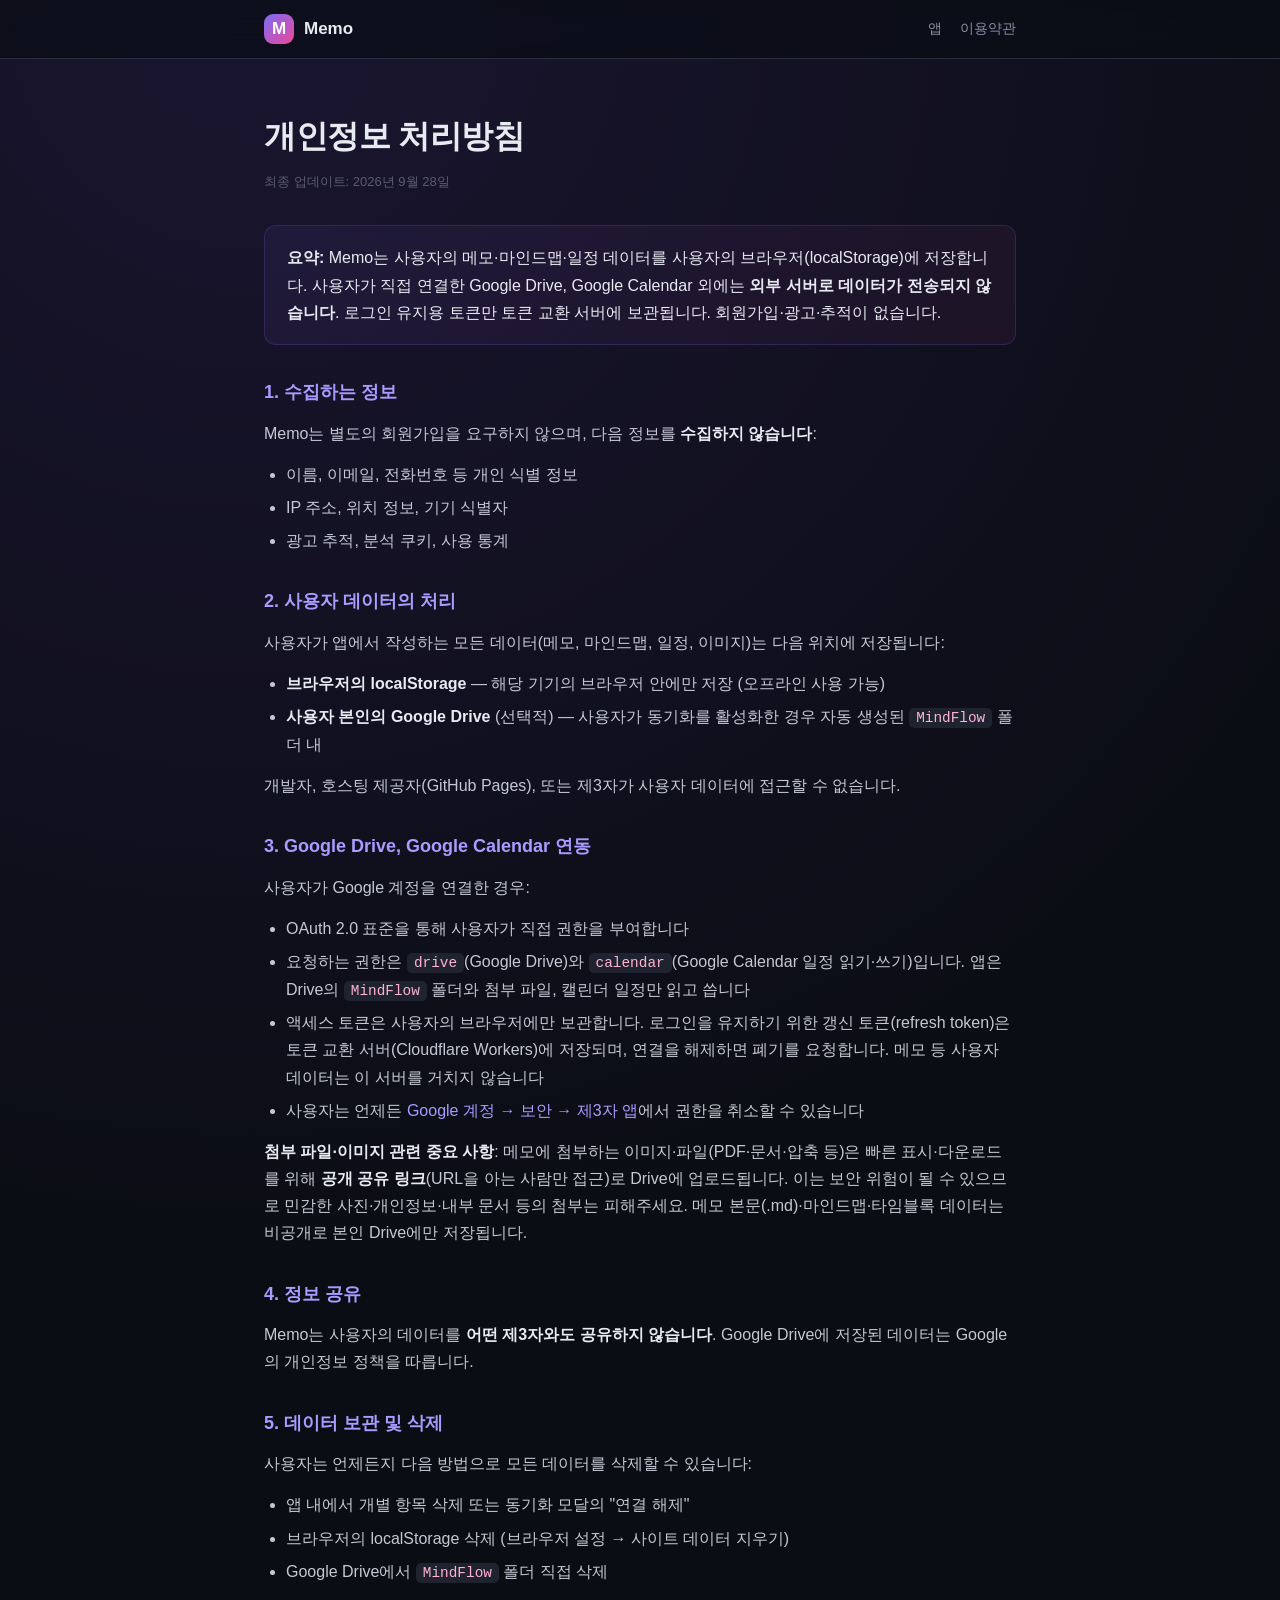
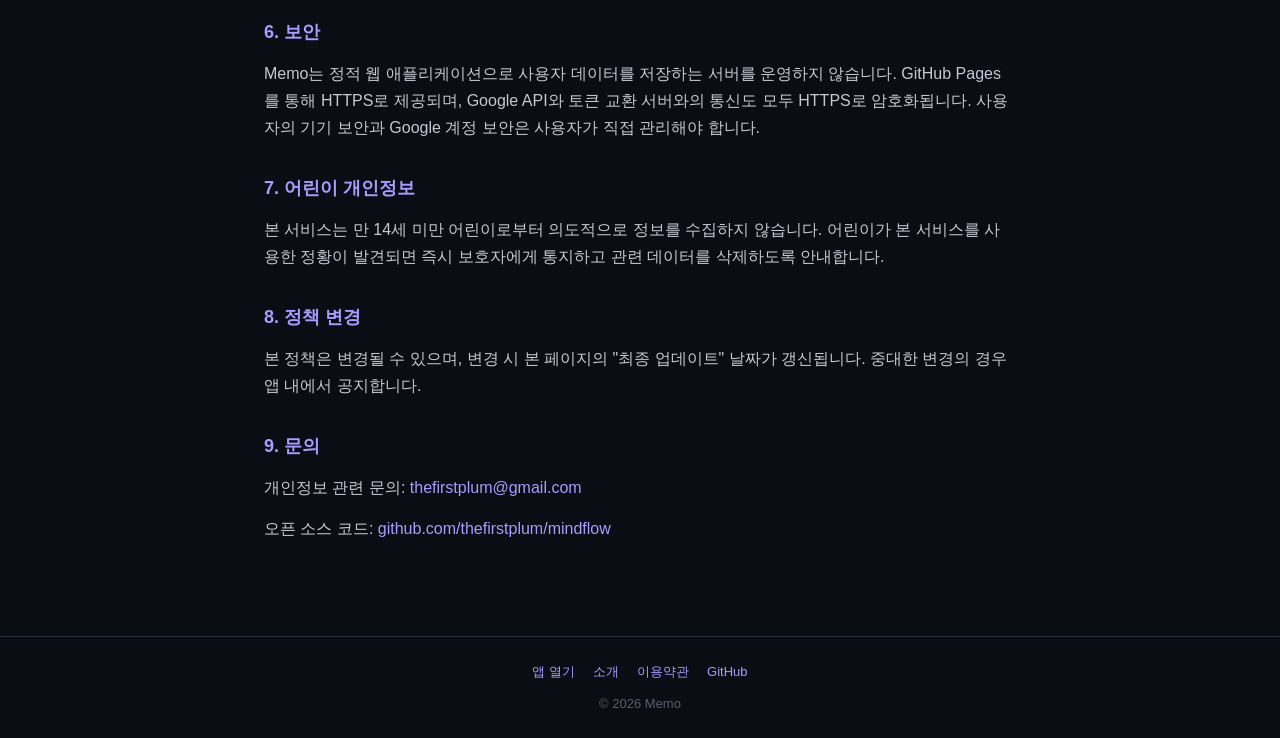
<file: privacy.html>
<!DOCTYPE html>
<html lang="ko">
<head>
<meta charset="UTF-8">
<meta name="viewport" content="width=device-width, initial-scale=1.0">
<title>개인정보 처리방침 — Memo</title>
<meta name="theme-color" content="#0b0d14">
<style>
  * { margin: 0; padding: 0; box-sizing: border-box; }
  body {
    font-family: -apple-system, BlinkMacSystemFont, 'SF Pro Display', 'Segoe UI', Roboto, 'Apple SD Gothic Neo', sans-serif;
    background: #0b0d14;
    background-image: radial-gradient(circle at 20% 0%, #1a1530 0%, #0b0d14 50%);
    color: #e8eaf2;
    -webkit-font-smoothing: antialiased;
    line-height: 1.7;
    min-height: 100dvh;
  }
  a { color: #a99bff; text-decoration: none; }
  a:hover { color: #fff; }
  header {
    position: sticky; top: 0;
    background: rgba(11,13,20,0.78);
    backdrop-filter: saturate(180%) blur(20px);
    -webkit-backdrop-filter: saturate(180%) blur(20px);
    border-bottom: 1px solid #2a2f3f;
    z-index: 10;
  }
  header .wrap {
    max-width: 800px; margin: 0 auto;
    padding: 14px 24px;
    display: flex; align-items: center; gap: 14px;
  }
  .logo { display: flex; align-items: center; gap: 10px; color: #e8eaf2; font-weight: 700; font-size: 17px; }
  .logo-mark {
    width: 30px; height: 30px;
    background: linear-gradient(135deg, #7c6cf5, #ec4899);
    border-radius: 9px;
    display: flex; align-items: center; justify-content: center;
    color: #fff; font-weight: 800;
  }
  header nav { margin-left: auto; display: flex; gap: 18px; }
  header nav a { font-size: 14px; color: #8b8fa3; }
  header nav a:hover { color: #e8eaf2; }
  main {
    max-width: 800px; margin: 0 auto;
    padding: 50px 24px 80px;
  }
  h1 { font-size: 32px; font-weight: 800; letter-spacing: -0.5px; margin-bottom: 8px; }
  .updated { color: #595d70; font-size: 13px; margin-bottom: 32px; }
  h2 { font-size: 18px; font-weight: 700; margin-top: 32px; margin-bottom: 12px; color: #a99bff; }
  p { margin-bottom: 14px; color: #c5c8d4; }
  ul { padding-left: 22px; margin-bottom: 14px; color: #c5c8d4; }
  li { margin: 6px 0; }
  strong { color: #e8eaf2; }
  code { background: #1f2330; padding: 2px 7px; border-radius: 5px; font-family: ui-monospace, Menlo, monospace; font-size: 0.9em; color: #ffb3d1; }
  .summary {
    background: linear-gradient(135deg, rgba(124,108,245,0.08), rgba(236,72,153,0.06));
    border: 1px solid rgba(124,108,245,0.2);
    border-radius: 12px;
    padding: 18px 22px;
    margin: 24px 0 32px;
  }
  .summary p { color: #e8eaf2; margin: 0; }
  footer {
    border-top: 1px solid #2a2f3f;
    padding: 24px;
    text-align: center;
    color: #595d70;
    font-size: 13px;
  }
  footer .links { margin-bottom: 10px; display: flex; gap: 18px; justify-content: center; flex-wrap: wrap; }
</style>
</head>
<body>
<header>
  <div class="wrap">
    <a href="./landing.html" class="logo">
      <div class="logo-mark">M</div>
      Memo
    </a>
    <nav>
      <a href="./">앱</a>
      <a href="./terms.html">이용약관</a>
    </nav>
  </div>
</header>

<main>
  <h1>개인정보 처리방침</h1>
  <p class="updated">최종 업데이트: 2026년 9월 28일</p>

  <div class="summary">
    <p><strong>요약:</strong> Memo는 사용자의 메모·마인드맵·일정 데이터를 사용자의 브라우저(localStorage)에 저장합니다. 사용자가 직접 연결한 Google Drive, Google Calendar 외에는 <strong>외부 서버로 데이터가 전송되지 않습니다</strong>. 로그인 유지용 토큰만 토큰 교환 서버에 보관됩니다. 회원가입·광고·추적이 없습니다.</p>
  </div>

  <h2>1. 수집하는 정보</h2>
  <p>Memo는 별도의 회원가입을 요구하지 않으며, 다음 정보를 <strong>수집하지 않습니다</strong>:</p>
  <ul>
    <li>이름, 이메일, 전화번호 등 개인 식별 정보</li>
    <li>IP 주소, 위치 정보, 기기 식별자</li>
    <li>광고 추적, 분석 쿠키, 사용 통계</li>
  </ul>

  <h2>2. 사용자 데이터의 처리</h2>
  <p>사용자가 앱에서 작성하는 모든 데이터(메모, 마인드맵, 일정, 이미지)는 다음 위치에 저장됩니다:</p>
  <ul>
    <li><strong>브라우저의 localStorage</strong> — 해당 기기의 브라우저 안에만 저장 (오프라인 사용 가능)</li>
    <li><strong>사용자 본인의 Google Drive</strong> (선택적) — 사용자가 동기화를 활성화한 경우 자동 생성된 <code>MindFlow</code> 폴더 내</li>
  </ul>
  <p>개발자, 호스팅 제공자(GitHub Pages), 또는 제3자가 사용자 데이터에 접근할 수 없습니다.</p>

  <h2>3. Google Drive, Google Calendar 연동</h2>
  <p>사용자가 Google 계정을 연결한 경우:</p>
  <ul>
    <li>OAuth 2.0 표준을 통해 사용자가 직접 권한을 부여합니다</li>
    <li>요청하는 권한은 <code>drive</code>(Google Drive)와 <code>calendar</code>(Google Calendar 일정 읽기·쓰기)입니다. 앱은 Drive의 <code>MindFlow</code> 폴더와 첨부 파일, 캘린더 일정만 읽고 씁니다</li>
    <li>액세스 토큰은 사용자의 브라우저에만 보관합니다. 로그인을 유지하기 위한 갱신 토큰(refresh token)은 토큰 교환 서버(Cloudflare Workers)에 저장되며, 연결을 해제하면 폐기를 요청합니다. 메모 등 사용자 데이터는 이 서버를 거치지 않습니다</li>
    <li>사용자는 언제든 <a href="https://myaccount.google.com/permissions" target="_blank" rel="noopener">Google 계정 → 보안 → 제3자 앱</a>에서 권한을 취소할 수 있습니다</li>
  </ul>
  <p><strong>첨부 파일·이미지 관련 중요 사항</strong>: 메모에 첨부하는 이미지·파일(PDF·문서·압축 등)은 빠른 표시·다운로드를 위해 <strong>공개 공유 링크</strong>(URL을 아는 사람만 접근)로 Drive에 업로드됩니다. 이는 보안 위험이 될 수 있으므로 민감한 사진·개인정보·내부 문서 등의 첨부는 피해주세요. 메모 본문(.md)·마인드맵·타임블록 데이터는 비공개로 본인 Drive에만 저장됩니다.</p>

  <h2>4. 정보 공유</h2>
  <p>Memo는 사용자의 데이터를 <strong>어떤 제3자와도 공유하지 않습니다</strong>. Google Drive에 저장된 데이터는 Google의 개인정보 정책을 따릅니다.</p>

  <h2>5. 데이터 보관 및 삭제</h2>
  <p>사용자는 언제든지 다음 방법으로 모든 데이터를 삭제할 수 있습니다:</p>
  <ul>
    <li>앱 내에서 개별 항목 삭제 또는 동기화 모달의 "연결 해제"</li>
    <li>브라우저의 localStorage 삭제 (브라우저 설정 → 사이트 데이터 지우기)</li>
    <li>Google Drive에서 <code>MindFlow</code> 폴더 직접 삭제</li>
  </ul>

  <h2>6. 보안</h2>
  <p>Memo는 정적 웹 애플리케이션으로 사용자 데이터를 저장하는 서버를 운영하지 않습니다. GitHub Pages를 통해 HTTPS로 제공되며, Google API와 토큰 교환 서버와의 통신도 모두 HTTPS로 암호화됩니다. 사용자의 기기 보안과 Google 계정 보안은 사용자가 직접 관리해야 합니다.</p>

  <h2>7. 어린이 개인정보</h2>
  <p>본 서비스는 만 14세 미만 어린이로부터 의도적으로 정보를 수집하지 않습니다. 어린이가 본 서비스를 사용한 정황이 발견되면 즉시 보호자에게 통지하고 관련 데이터를 삭제하도록 안내합니다.</p>

  <h2>8. 정책 변경</h2>
  <p>본 정책은 변경될 수 있으며, 변경 시 본 페이지의 "최종 업데이트" 날짜가 갱신됩니다. 중대한 변경의 경우 앱 내에서 공지합니다.</p>

  <h2>9. 문의</h2>
  <p>개인정보 관련 문의: <a href="mailto:thefirstplum@gmail.com">thefirstplum@gmail.com</a></p>
  <p>오픈 소스 코드: <a href="https://github.com/thefirstplum/mindflow" target="_blank" rel="noopener">github.com/thefirstplum/mindflow</a></p>
</main>

<footer>
  <div class="links">
    <a href="./">앱 열기</a>
    <a href="./landing.html">소개</a>
    <a href="./terms.html">이용약관</a>
    <a href="https://github.com/thefirstplum/mindflow" target="_blank" rel="noopener">GitHub</a>
  </div>
  <div>© 2026 Memo</div>
</footer>
</body>
</html>
</file>
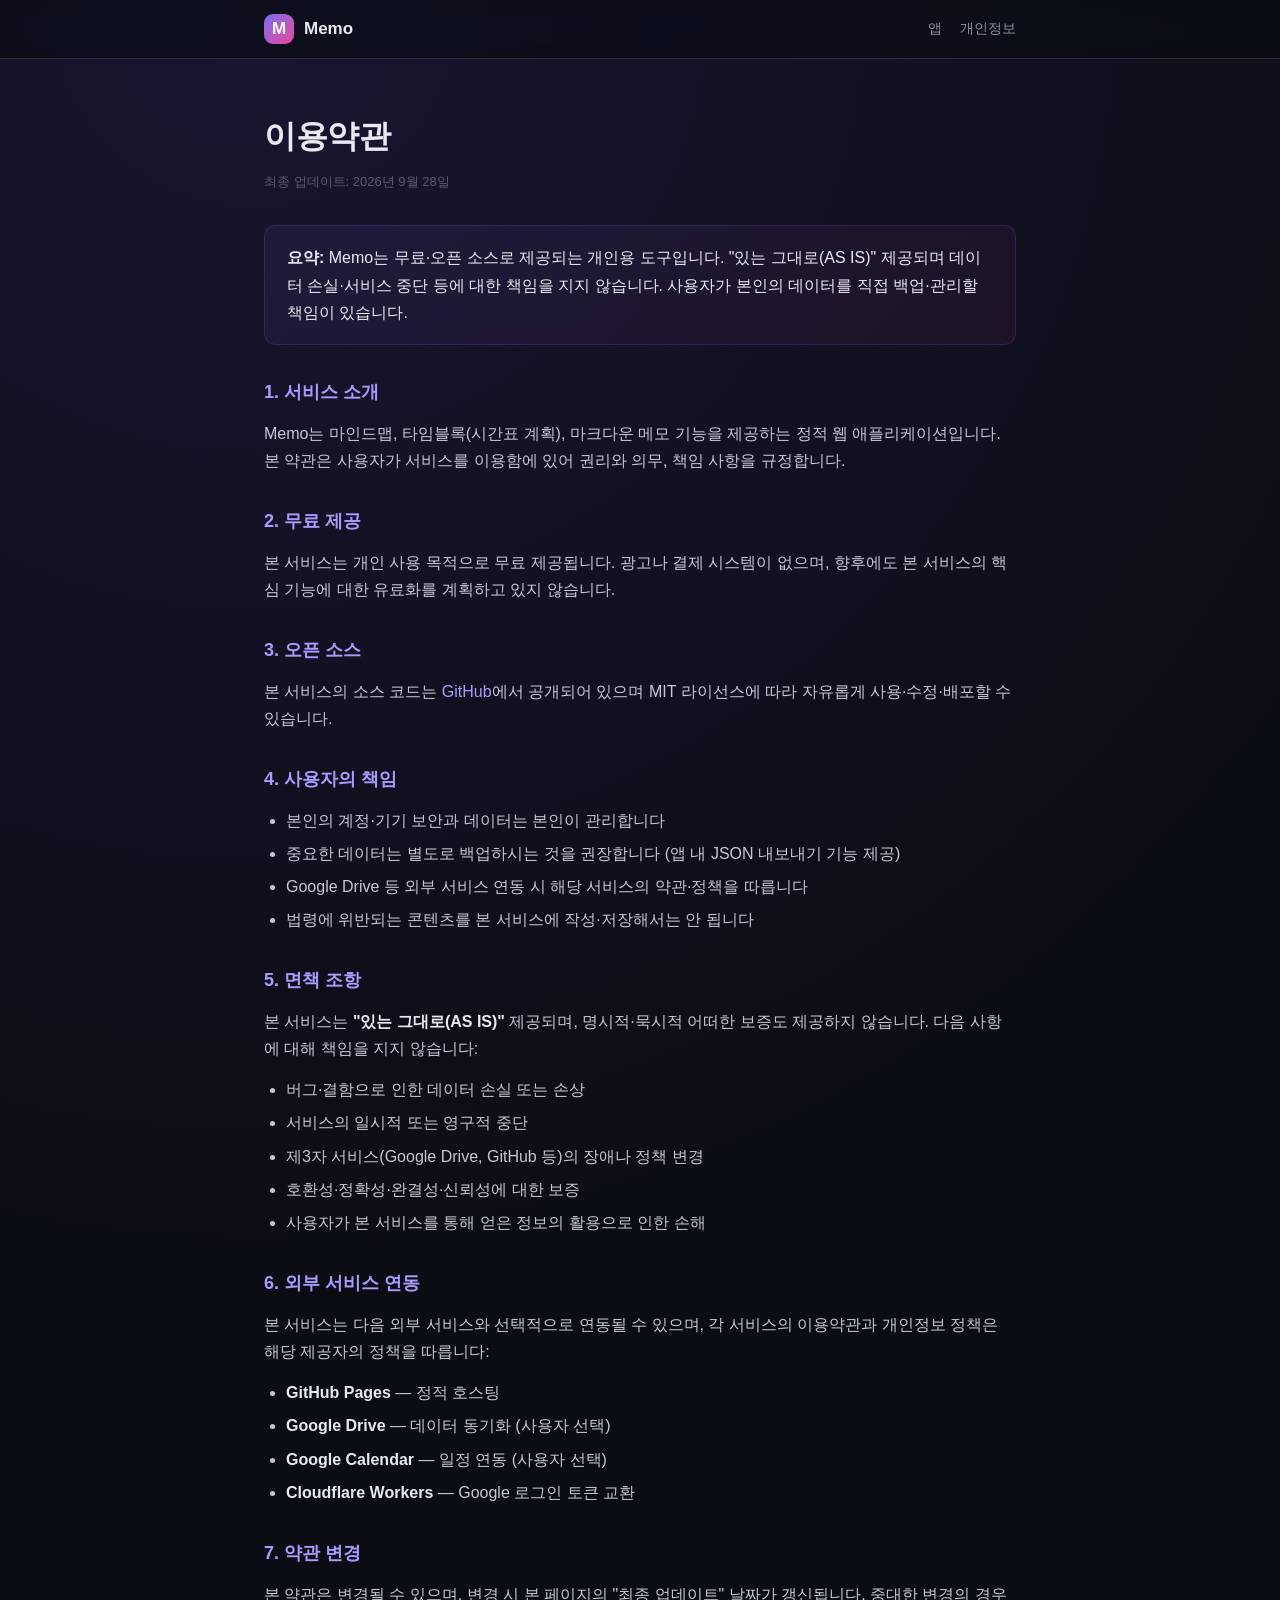
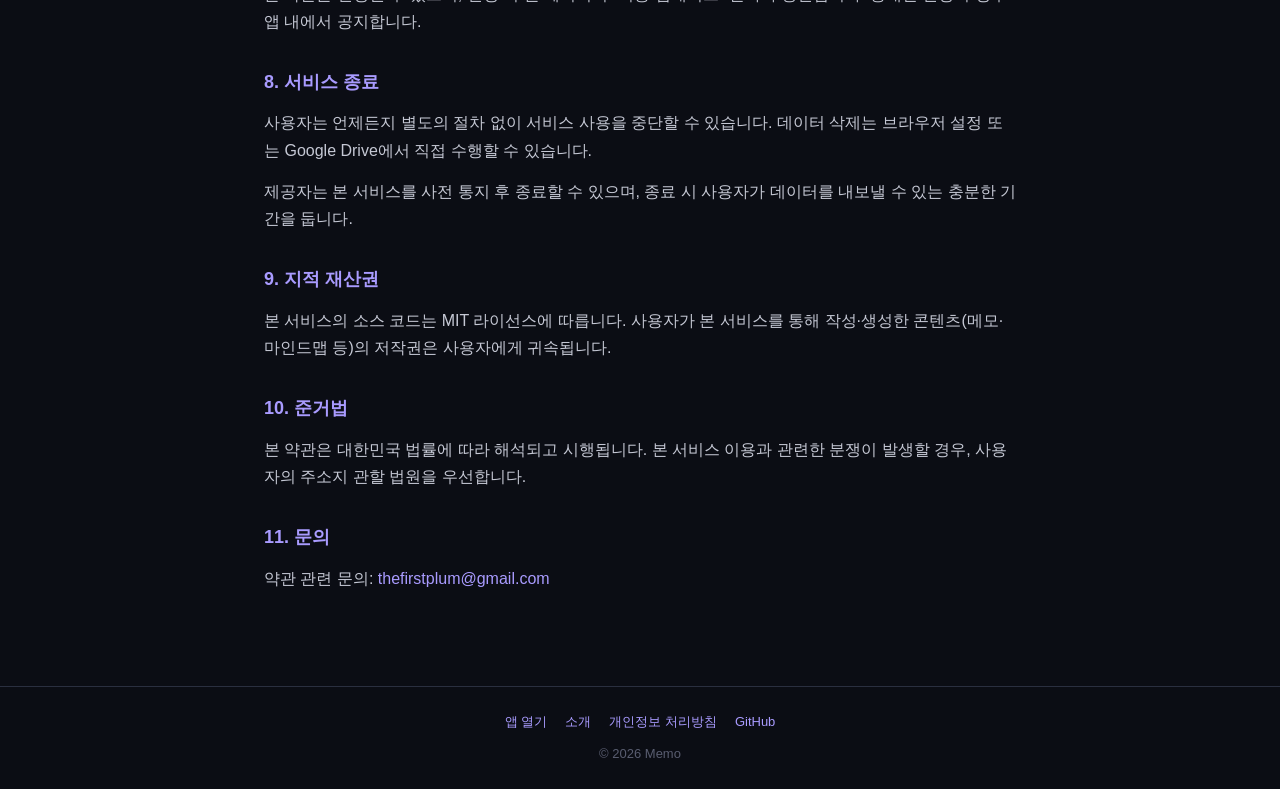
<file: terms.html>
<!DOCTYPE html>
<html lang="ko">
<head>
<meta charset="UTF-8">
<meta name="viewport" content="width=device-width, initial-scale=1.0">
<title>이용약관 — Memo</title>
<meta name="theme-color" content="#0b0d14">
<style>
  * { margin: 0; padding: 0; box-sizing: border-box; }
  body {
    font-family: -apple-system, BlinkMacSystemFont, 'SF Pro Display', 'Segoe UI', Roboto, 'Apple SD Gothic Neo', sans-serif;
    background: #0b0d14;
    background-image: radial-gradient(circle at 20% 0%, #1a1530 0%, #0b0d14 50%);
    color: #e8eaf2;
    -webkit-font-smoothing: antialiased;
    line-height: 1.7;
    min-height: 100dvh;
  }
  a { color: #a99bff; text-decoration: none; }
  a:hover { color: #fff; }
  header {
    position: sticky; top: 0;
    background: rgba(11,13,20,0.78);
    backdrop-filter: saturate(180%) blur(20px);
    -webkit-backdrop-filter: saturate(180%) blur(20px);
    border-bottom: 1px solid #2a2f3f;
    z-index: 10;
  }
  header .wrap {
    max-width: 800px; margin: 0 auto;
    padding: 14px 24px;
    display: flex; align-items: center; gap: 14px;
  }
  .logo { display: flex; align-items: center; gap: 10px; color: #e8eaf2; font-weight: 700; font-size: 17px; }
  .logo-mark {
    width: 30px; height: 30px;
    background: linear-gradient(135deg, #7c6cf5, #ec4899);
    border-radius: 9px;
    display: flex; align-items: center; justify-content: center;
    color: #fff; font-weight: 800;
  }
  header nav { margin-left: auto; display: flex; gap: 18px; }
  header nav a { font-size: 14px; color: #8b8fa3; }
  header nav a:hover { color: #e8eaf2; }
  main {
    max-width: 800px; margin: 0 auto;
    padding: 50px 24px 80px;
  }
  h1 { font-size: 32px; font-weight: 800; letter-spacing: -0.5px; margin-bottom: 8px; }
  .updated { color: #595d70; font-size: 13px; margin-bottom: 32px; }
  h2 { font-size: 18px; font-weight: 700; margin-top: 32px; margin-bottom: 12px; color: #a99bff; }
  p { margin-bottom: 14px; color: #c5c8d4; }
  ul { padding-left: 22px; margin-bottom: 14px; color: #c5c8d4; }
  li { margin: 6px 0; }
  strong { color: #e8eaf2; }
  code { background: #1f2330; padding: 2px 7px; border-radius: 5px; font-family: ui-monospace, Menlo, monospace; font-size: 0.9em; color: #ffb3d1; }
  .summary {
    background: linear-gradient(135deg, rgba(124,108,245,0.08), rgba(236,72,153,0.06));
    border: 1px solid rgba(124,108,245,0.2);
    border-radius: 12px;
    padding: 18px 22px;
    margin: 24px 0 32px;
  }
  .summary p { color: #e8eaf2; margin: 0; }
  footer {
    border-top: 1px solid #2a2f3f;
    padding: 24px;
    text-align: center;
    color: #595d70;
    font-size: 13px;
  }
  footer .links { margin-bottom: 10px; display: flex; gap: 18px; justify-content: center; flex-wrap: wrap; }
</style>
</head>
<body>
<header>
  <div class="wrap">
    <a href="./landing.html" class="logo">
      <div class="logo-mark">M</div>
      Memo
    </a>
    <nav>
      <a href="./">앱</a>
      <a href="./privacy.html">개인정보</a>
    </nav>
  </div>
</header>

<main>
  <h1>이용약관</h1>
  <p class="updated">최종 업데이트: 2026년 9월 28일</p>

  <div class="summary">
    <p><strong>요약:</strong> Memo는 무료·오픈 소스로 제공되는 개인용 도구입니다. "있는 그대로(AS IS)" 제공되며 데이터 손실·서비스 중단 등에 대한 책임을 지지 않습니다. 사용자가 본인의 데이터를 직접 백업·관리할 책임이 있습니다.</p>
  </div>

  <h2>1. 서비스 소개</h2>
  <p>Memo는 마인드맵, 타임블록(시간표 계획), 마크다운 메모 기능을 제공하는 정적 웹 애플리케이션입니다. 본 약관은 사용자가 서비스를 이용함에 있어 권리와 의무, 책임 사항을 규정합니다.</p>

  <h2>2. 무료 제공</h2>
  <p>본 서비스는 개인 사용 목적으로 무료 제공됩니다. 광고나 결제 시스템이 없으며, 향후에도 본 서비스의 핵심 기능에 대한 유료화를 계획하고 있지 않습니다.</p>

  <h2>3. 오픈 소스</h2>
  <p>본 서비스의 소스 코드는 <a href="https://github.com/thefirstplum/mindflow" target="_blank" rel="noopener">GitHub</a>에서 공개되어 있으며 MIT 라이선스에 따라 자유롭게 사용·수정·배포할 수 있습니다.</p>

  <h2>4. 사용자의 책임</h2>
  <ul>
    <li>본인의 계정·기기 보안과 데이터는 본인이 관리합니다</li>
    <li>중요한 데이터는 별도로 백업하시는 것을 권장합니다 (앱 내 JSON 내보내기 기능 제공)</li>
    <li>Google Drive 등 외부 서비스 연동 시 해당 서비스의 약관·정책을 따릅니다</li>
    <li>법령에 위반되는 콘텐츠를 본 서비스에 작성·저장해서는 안 됩니다</li>
  </ul>

  <h2>5. 면책 조항</h2>
  <p>본 서비스는 <strong>"있는 그대로(AS IS)"</strong> 제공되며, 명시적·묵시적 어떠한 보증도 제공하지 않습니다. 다음 사항에 대해 책임을 지지 않습니다:</p>
  <ul>
    <li>버그·결함으로 인한 데이터 손실 또는 손상</li>
    <li>서비스의 일시적 또는 영구적 중단</li>
    <li>제3자 서비스(Google Drive, GitHub 등)의 장애나 정책 변경</li>
    <li>호환성·정확성·완결성·신뢰성에 대한 보증</li>
    <li>사용자가 본 서비스를 통해 얻은 정보의 활용으로 인한 손해</li>
  </ul>

  <h2>6. 외부 서비스 연동</h2>
  <p>본 서비스는 다음 외부 서비스와 선택적으로 연동될 수 있으며, 각 서비스의 이용약관과 개인정보 정책은 해당 제공자의 정책을 따릅니다:</p>
  <ul>
    <li><strong>GitHub Pages</strong> — 정적 호스팅</li>
    <li><strong>Google Drive</strong> — 데이터 동기화 (사용자 선택)</li>
    <li><strong>Google Calendar</strong> — 일정 연동 (사용자 선택)</li>
    <li><strong>Cloudflare Workers</strong> — Google 로그인 토큰 교환</li>
  </ul>

  <h2>7. 약관 변경</h2>
  <p>본 약관은 변경될 수 있으며, 변경 시 본 페이지의 "최종 업데이트" 날짜가 갱신됩니다. 중대한 변경의 경우 앱 내에서 공지합니다.</p>

  <h2>8. 서비스 종료</h2>
  <p>사용자는 언제든지 별도의 절차 없이 서비스 사용을 중단할 수 있습니다. 데이터 삭제는 브라우저 설정 또는 Google Drive에서 직접 수행할 수 있습니다.</p>
  <p>제공자는 본 서비스를 사전 통지 후 종료할 수 있으며, 종료 시 사용자가 데이터를 내보낼 수 있는 충분한 기간을 둡니다.</p>

  <h2>9. 지적 재산권</h2>
  <p>본 서비스의 소스 코드는 MIT 라이선스에 따릅니다. 사용자가 본 서비스를 통해 작성·생성한 콘텐츠(메모·마인드맵 등)의 저작권은 사용자에게 귀속됩니다.</p>

  <h2>10. 준거법</h2>
  <p>본 약관은 대한민국 법률에 따라 해석되고 시행됩니다. 본 서비스 이용과 관련한 분쟁이 발생할 경우, 사용자의 주소지 관할 법원을 우선합니다.</p>

  <h2>11. 문의</h2>
  <p>약관 관련 문의: <a href="mailto:thefirstplum@gmail.com">thefirstplum@gmail.com</a></p>
</main>

<footer>
  <div class="links">
    <a href="./">앱 열기</a>
    <a href="./landing.html">소개</a>
    <a href="./privacy.html">개인정보 처리방침</a>
    <a href="https://github.com/thefirstplum/mindflow" target="_blank" rel="noopener">GitHub</a>
  </div>
  <div>© 2026 Memo</div>
</footer>
</body>
</html>
</file>
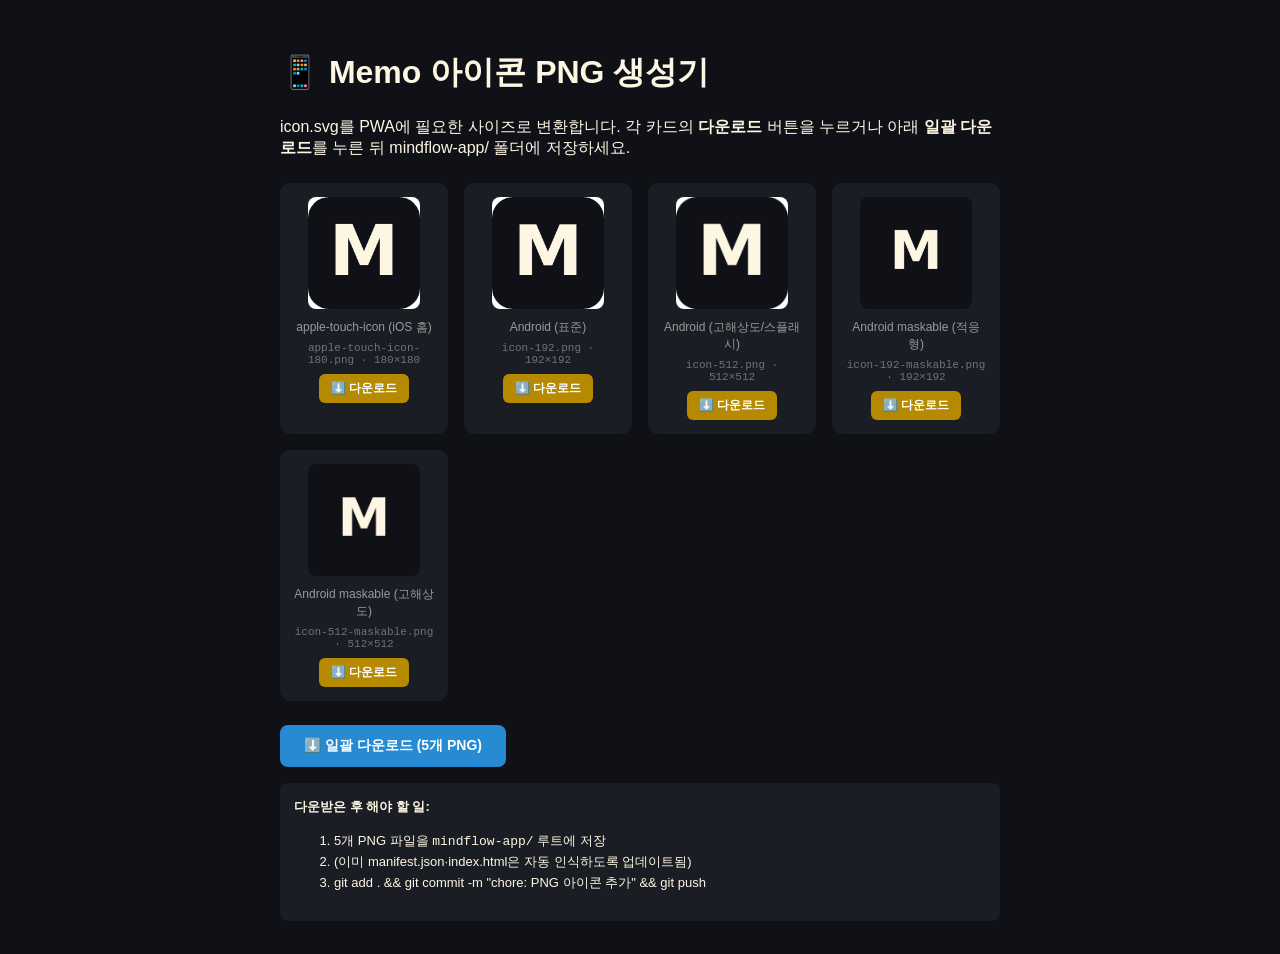
<file: tools/icon-export.html>
<!DOCTYPE html>
<html lang="ko">
<head>
<meta charset="UTF-8">
<title>Memo 아이콘 PNG 생성기</title>
<style>
  body { font-family: -apple-system, sans-serif; padding: 30px; max-width: 720px; margin: 0 auto; background: #0f1117; color: #fdf6e3; }
  h1 { font-weight: 700; }
  .icons { display: grid; grid-template-columns: repeat(auto-fit, minmax(140px, 1fr)); gap: 16px; margin: 24px 0; }
  .icon-card { background: #1a1d24; border-radius: 10px; padding: 14px; text-align: center; }
  .icon-card img { background: #fff; border-radius: 8px; display: block; margin: 0 auto 10px; }
  .icon-card .label { font-size: 12px; color: #999; margin-bottom: 6px; }
  .icon-card .filename { font-size: 11px; color: #6c7280; font-family: ui-monospace, Menlo, monospace; }
  .icon-card a { display: inline-block; margin-top: 8px; background: #b58900; color: #fff; padding: 6px 12px; border-radius: 6px; text-decoration: none; font-size: 12px; font-weight: 600; }
  .actions { margin-top: 24px; }
  button { background: #268bd2; color: #fff; border: none; padding: 12px 24px; border-radius: 8px; font-size: 14px; font-weight: 600; cursor: pointer; }
  button:hover { filter: brightness(1.1); }
  pre { background: #1a1d24; padding: 14px; border-radius: 8px; overflow-x: auto; font-size: 11px; }
  .hint { background: #1a1d24; padding: 14px; border-radius: 8px; margin-top: 16px; font-size: 13px; line-height: 1.6; }
</style>
</head>
<body>
<h1>📱 Memo 아이콘 PNG 생성기</h1>
<p>icon.svg를 PWA에 필요한 사이즈로 변환합니다. 각 카드의 <strong>다운로드</strong> 버튼을 누르거나 아래 <strong>일괄 다운로드</strong>를 누른 뒤 mindflow-app/ 폴더에 저장하세요.</p>

<div class="icons" id="icons"></div>

<div class="actions">
  <button onclick="downloadAll()">⬇️ 일괄 다운로드 (5개 PNG)</button>
</div>

<div class="hint">
  <strong>다운받은 후 해야 할 일:</strong>
  <ol>
    <li>5개 PNG 파일을 <code>mindflow-app/</code> 루트에 저장</li>
    <li>(이미 manifest.json·index.html은 자동 인식하도록 업데이트됨)</li>
    <li>git add . && git commit -m "chore: PNG 아이콘 추가" && git push</li>
  </ol>
</div>

<script>
const SVG_TEXT = `<svg xmlns="http://www.w3.org/2000/svg" viewBox="0 0 512 512">
  <rect width="512" height="512" rx="96" fill="#0f1117"/>
  <text x="256" y="356" font-family="Inter, system-ui, sans-serif" font-weight="800" font-size="320" fill="#fdf6e3" text-anchor="middle">M</text>
</svg>`;

// Maskable: 글자는 가운데 80% 안전영역 안, 배경은 전체를 채운다 (rx=0)
const SVG_MASKABLE = `<svg xmlns="http://www.w3.org/2000/svg" viewBox="0 0 512 512">
  <rect width="512" height="512" fill="#0f1117"/>
  <text x="256" y="328" font-family="Inter, system-ui, sans-serif" font-weight="800" font-size="240" fill="#fdf6e3" text-anchor="middle">M</text>
</svg>`;

const ICONS = [
  { size: 180, file: 'apple-touch-icon-180.png', label: 'apple-touch-icon (iOS 홈)', svg: SVG_TEXT },
  { size: 192, file: 'icon-192.png',             label: 'Android (표준)',          svg: SVG_TEXT },
  { size: 512, file: 'icon-512.png',             label: 'Android (고해상도/스플래시)', svg: SVG_TEXT },
  { size: 192, file: 'icon-192-maskable.png',    label: 'Android maskable (적응형)', svg: SVG_MASKABLE },
  { size: 512, file: 'icon-512-maskable.png',    label: 'Android maskable (고해상도)', svg: SVG_MASKABLE },
];

function svgToBlob(svgText, size) {
  return new Promise((resolve) => {
    const img = new Image();
    const svgBlob = new Blob([svgText], { type: 'image/svg+xml;charset=utf-8' });
    const url = URL.createObjectURL(svgBlob);
    img.onload = () => {
      const canvas = document.createElement('canvas');
      canvas.width = size; canvas.height = size;
      const ctx = canvas.getContext('2d');
      ctx.drawImage(img, 0, 0, size, size);
      URL.revokeObjectURL(url);
      canvas.toBlob(resolve, 'image/png');
    };
    img.src = url;
  });
}

async function render() {
  const wrap = document.getElementById('icons');
  for (const ic of ICONS) {
    const card = document.createElement('div');
    card.className = 'icon-card';
    const previewSize = Math.min(ic.size, 112);
    const blob = await svgToBlob(ic.svg, ic.size);
    const url = URL.createObjectURL(blob);
    card.innerHTML = `
      <img src="${url}" width="${previewSize}" height="${previewSize}">
      <div class="label">${ic.label}</div>
      <div class="filename">${ic.file} · ${ic.size}×${ic.size}</div>
      <a href="${url}" download="${ic.file}">⬇️ 다운로드</a>
    `;
    wrap.appendChild(card);
    ic._url = url;
  }
}

async function downloadAll() {
  for (const ic of ICONS) {
    const a = document.createElement('a');
    a.href = ic._url;
    a.download = ic.file;
    document.body.appendChild(a);
    a.click();
    a.remove();
    await new Promise(r => setTimeout(r, 200));
  }
}

render();
</script>
</body>
</html>
</file>
<file: styles.css>
/* Memo 앱 스타일 (Bear 스타일 디자인) */

/* 커스텀 폰트 (손글씨/책 테마용) */
/* 아이콘 폰트는 직접 호스팅한다. 폰트가 안 오면 리거처가 안 돼서 'home',
   'calendar_month' 같은 아이콘 이름이 글자 그대로 뜬다(삼성 브라우저에서 실제 발생).
   SW가 교차 출처 요청은 캐시하지 않아서 CDN에서 받으면 네트워크가 불안할 때 그대로 노출됐다.

   fonts/material-symbols-rounded.woff2 는 실제 쓰는 56개 아이콘만 서브셋한 파일(67KB).
   아이콘을 추가하려면 이름을 넣어 다시 받아야 한다:
     https://fonts.googleapis.com/css2?family=Material+Symbols+Rounded
       :opsz,wght,FILL,GRAD@20..48,300..600,0..1,-25..200&icon_names=<쉼표목록>

   font-display: block. swap이면 로딩 중에 아이콘 이름이 글자로 깜빡인다. */
@font-face {
  font-family: 'Material Symbols Rounded';
  src: url('fonts/material-symbols-rounded.woff2') format('woff2');
  font-style: normal;
  font-weight: 300 600;
  font-display: block;
}
@font-face {
  font-family: 'MemomentKkukkkuk';
  src: url('fonts/memomentKkukkkuk.ttf') format('truetype');
  font-weight: 400;
  font-style: normal;
  font-display: swap;
}
@font-face {
  font-family: 'IropkeBatang';
  src: url('fonts/IropkeBatangM.ttf') format('truetype');
  font-weight: 500;
  font-style: normal;
  font-display: swap;
}

/* §1 Reset & base */
*, *::before, *::after {
  margin: 0; padding: 0; box-sizing: border-box;
  -webkit-tap-highlight-color: transparent;
}
html, body {
  height: 100%; overflow: hidden; overscroll-behavior: none;
  background: var(--bg);  /* iOS Safari에서 .app 밖 영역(safe-area, 홈바)도 칠하려고 */
}
/* 기본 서체는 고운바탕. 예전엔 Inter가 앞이었는데 Inter엔 한글 글리프가 없어서
   한글만 시스템 고딕으로 폴백돼 한 문단에 서체가 섞였다.
   고운바탕은 400/700만 있어서 500은 400으로, 600/800은 700으로 스냅된다(합성 볼드 없음).
   아이콘(.mi), code/pre, book/handwritten 테마는 각자 규칙이 따로 있다. */
body {
  font-family: 'Gowun Batang', 'Apple SD Gothic Neo', -apple-system,
               BlinkMacSystemFont, 'Segoe UI', Roboto, serif;
  background: var(--bg);
  color: var(--text);
  font-size: 14px;
  line-height: 1.55;
  letter-spacing: -0.005em;
  -webkit-font-smoothing: antialiased;
  -moz-osx-font-smoothing: grayscale;
  -webkit-user-select: none;
  user-select: none;
  touch-action: manipulation;
  transition: background-color 0.35s, color 0.35s;
}
input, textarea {
  -webkit-user-select: text;
  user-select: text;
  touch-action: auto;
  font-family: inherit;
}
button { cursor: pointer; font-family: inherit; }
::-webkit-scrollbar { width: 6px; height: 6px; }
::-webkit-scrollbar-track { background: transparent; }
::-webkit-scrollbar-thumb { background: var(--border); border-radius: 3px; }
::-webkit-scrollbar-thumb:hover { background: var(--text-mute); }

/* 편집기가 CodeMirror라 테마가 .cm-content에 monospace를 박아둬서 상속으로는 안 바뀐다.
   .cm-content/.cm-line을 같이 잡아야 편집기 본문도 같은 서체가 된다. */
.bear-editor, .memo-editor textarea, .markdown-body, .memo-editor-header input,
.cm-content, .cm-line {
  font-family: 'Gowun Batang', 'Apple SD Gothic Neo', -apple-system,
               BlinkMacSystemFont, 'Segoe UI', Roboto, serif;
  letter-spacing: -0.005em;
}

/* §2 Design tokens */
:root {
  /* Solarized Light (기본) */
  --bg:           #FDF6E3;
  --bg-soft:      #F4ECD8;
  --surface:      #FFFCF2;
  --surface2:     #EEE8D5;
  --surface3:     #E1D9C0;
  --border:       #E0D6BD;
  --border-light: #EDE3CC;
  --text:         #4A4540;
  --text-dim:     #7A7068;
  --text-mute:    #ADA294;
  --accent:       #B85E94;
  --accent2:      #E97770;
  --accent3:      #D2832E;
  --accent-soft:  #D17EA9;
  --accent-glow:  rgba(184,94,148,0.12);
  /* markdown 강조 */
  --md-code:      #2AA198;
  --md-link:      #268BD2;
  --md-highlight: #FFF59D;
  --md-tag:       #859900;
  /* 기존 호환 */
  --code-color:   #2AA198;
  --green:        #859900;
  --orange:       #D2832E;
  --red:          #DC322F;
  --blue:         #268BD2;
  --pink:         #B85E94;
  --cyan:         #2AA198;
  /* Shadows */
  --shadow-1: 0 1px 2px rgba(58,46,42,0.05), 0 2px 6px rgba(58,46,42,0.04);
  --shadow-2: 0 4px 14px rgba(58,46,42,0.07), 0 8px 22px rgba(58,46,42,0.05);
  /* Radii */
  --radius:    12px;
  --radius-sm:  8px;
  /* 타이포 스케일 */
  --fs-page-title:   20px;   /* 페이지 H1 (헤더, 에디터 외) */
  --fs-editor-title: 30px;   /* 메모 에디터 큰 제목 */
  --fs-section:      11px;   /* 섹션 헤더 (uppercase, tracking 0.1em) */
  --fs-body:         14px;   /* 본문, item title */
  --fs-sub:          13px;   /* 작은 라벨 */
  --fs-meta:         10.5px; /* meta dot (uppercase, tracking 0.04em) */
  --fs-mini:         10px;   /* 가장 작은 라벨 */
  --fs-num:          22px;   /* 큰 숫자 (summary stat) */
  --tracking-tight:  -0.025em;   /* H1 */
  --tracking-body:   -0.01em;    /* 본문 살짝 */
  /* 섹션/메타 라벨 자간. 원래 영문 대문자용 값(0.04/0.1em)이었는데 라벨이 대부분
     한국어라 음절만 벌어져 읽기 나빴다. 영문이 섞여도 어색하지 않을 만큼만 남김. */
  --tracking-meta:   0.02em;
  --tracking-section:0.03em;
  /* Safe areas */
  --safe-top:   env(safe-area-inset-top,    0px);
  --safe-bot:   env(safe-area-inset-bottom, 0px);
  /* 모바일 하단 탭바 높이. 페이지별 하단 스크롤 여백이 이 값에서 파생된다. */
  --tabbar-h:   56px;
  --scroll-bot: calc(var(--tabbar-h) + 14px);  /* 탭바 + 여유 14px = 70px */
  --safe-left:  env(safe-area-inset-left,   0px);
  --safe-right: env(safe-area-inset-right,  0px);
  color-scheme: light;
}

/* §3 Themes (14종) */

/* Solarized Dark */
body[data-theme="dark"] {
  --bg:#1B2027; --bg-soft:#232932; --surface:#2A323D; --surface2:#324050; --surface3:#3D4B5C;
  --border:#3A4A5C; --border-light:#2E3A47;
  --text:#C3CBCB; --text-dim:#93A1A1; --text-mute:#6E7E85;
  --accent:#E093BD; --accent2:#F49891; --accent3:#F0B264; --accent-soft:#EFB1D2; --accent-glow:rgba(224,147,189,0.18);
  --md-code:#4DCFC6; --md-link:#5DAEEE; --md-highlight:rgba(255,245,157,0.25); --md-tag:#B5C342;
  --code-color:#4DCFC6;
  --green:#B5C342; --orange:#F0B264; --red:#F45E5B; --blue:#5DAEEE; --pink:#E093BD; --cyan:#4DCFC6;
  --shadow-1:0 1px 2px rgba(0,0,0,0.35); --shadow-2:0 4px 14px rgba(0,0,0,0.4);
  color-scheme: dark;
}

/* Charcoal: 차콜 + 머스타드/세이지 */
body[data-theme="charcoal"] {
  --bg:#1B1E22; --bg-soft:#232730; --surface:#2A2E36; --surface2:#353A44; --surface3:#404750;
  --border:#3C4250; --border-light:#2D333D;
  --text:#D6D2CB; --text-dim:#9C988F; --text-mute:#6B6862;
  --accent:#B89866; --accent2:#8FA68E; --accent3:#C9A77C; --accent-soft:#D0B383; --accent-glow:rgba(184,152,102,0.16);
  --md-code:#8FA68E; --md-link:#8AA6BD; --md-highlight:rgba(220,220,220,0.14); --md-tag:#A8B575;
  --code-color:#8FA68E;
  --green:#8FA68E; --orange:#C9A77C; --red:#C77670; --blue:#8AA6BD; --pink:#B89866; --cyan:#8FA68E;
  --shadow-1:0 1px 2px rgba(0,0,0,0.45); --shadow-2:0 4px 14px rgba(0,0,0,0.5);
  color-scheme: dark;
}

/* Sepia: 누런 종이 */
body[data-theme="sepia"] {
  --bg:#F2E7CD; --bg-soft:#E8DAB7; --surface:#F9F0D9; --surface2:#DEC998; --surface3:#CDB47A;
  --border:#CFB47C; --border-light:#DCC692;
  --text:#3D2E12; --text-dim:#6E5A2E; --text-mute:#A28F65;
  --accent:#A66B23; --accent2:#B0512E; --accent3:#8A7438; --accent-soft:#C0843D; --accent-glow:rgba(166,107,35,0.14);
  --md-code:#6E7530; --md-link:#3E6B92; --md-highlight:#F5E7A0; --md-tag:#7B7A2A;
  --code-color:#6E7530;
  --green:#637030; --orange:#A87A2A; --red:#B0442D; --blue:#3E6B92; --pink:#A66B23; --cyan:#6E7530;
  color-scheme: light;
}

/* Sakura: 옅은 벚꽃 분홍 */
body[data-theme="sakura"] {
  --bg:#FCEFF3; --bg-soft:#F6E1E9; --surface:#FFF8FA; --surface2:#F0D2DE; --surface3:#E5B7CA;
  --border:#EAC0CF; --border-light:#F2D8E1;
  --text:#5A3848; --text-dim:#8A6577; --text-mute:#B894A2;
  --accent:#D86A8A; --accent2:#C7869E; --accent3:#A88DAE; --accent-soft:#E892A8; --accent-glow:rgba(216,106,138,0.14);
  --md-code:#7AA589; --md-link:#7693C7; --md-highlight:#FCE9CC; --md-tag:#A1A14E;
  --code-color:#7AA589;
  --green:#84AA8B; --orange:#DAA94A; --red:#D85F75; --blue:#7693C7; --pink:#D86A8A; --cyan:#7AA589;
  color-scheme: light;
}

/* Toothpaste: 청록/민트 + 살색 */
body[data-theme="toothpaste"] {
  --bg:#EAF4F1; --bg-soft:#D9E9E4; --surface:#F4F9F7; --surface2:#C6DDD6; --surface3:#A6C5BC;
  --border:#B8D2CB; --border-light:#CDE0DA;
  --text:#1F4C48; --text-dim:#4F7572; --text-mute:#869C99;
  --accent:#2E96A0; --accent2:#E29C8E; --accent3:#5DAA9F; --accent-soft:#51B0B9; --accent-glow:rgba(46,150,160,0.14);
  --md-code:#1F8580; --md-link:#3F73A8; --md-highlight:#F5E5A8; --md-tag:#7B9F46;
  --code-color:#1F8580;
  --green:#5BA889; --orange:#C9A042; --red:#C95A4F; --blue:#3F73A8; --pink:#E29C8E; --cyan:#2E96A0;
  color-scheme: light;
}

/* Leather: 차색 사이드바 + 크림 본문 */
body[data-theme="leather"] {
  --bg:#F4E9D0; --bg-soft:#D9BD83; --surface:#FCF3D8; --surface2:#CDA968; --surface3:#B58F50;
  --border:#B89665; --border-light:#C9A874;
  --text:#3D2918; --text-dim:#6B4C30; --text-mute:#967655;
  --accent:#A35817; --accent2:#C99244; --accent3:#7E6A40; --accent-soft:#C27338; --accent-glow:rgba(163,88,23,0.14);
  --md-code:#5E7330; --md-link:#3E6B92; --md-highlight:#F5DBA0; --md-tag:#7B6A30;
  --code-color:#5E7330;
  --green:#6B7A30; --orange:#A8772A; --red:#A8442D; --blue:#3E6B92; --pink:#A35817; --cyan:#5E7330;
  color-scheme: light;
}

/* Botanical: 옅은 그린 + 크림 */
body[data-theme="botanical"] {
  --bg:#F2EFE0; --bg-soft:#E2E6D2; --surface:#F9F6E8; --surface2:#D2D9C0; --surface3:#B7C09E;
  --border:#C0C9AC; --border-light:#D1D6BC;
  --text:#3D4438; --text-dim:#6B7464; --text-mute:#989E8E;
  --accent:#6B8C5A; --accent2:#B8A06B; --accent3:#8F8E63; --accent-soft:#8AA779; --accent-glow:rgba(107,140,90,0.14);
  --md-code:#52887F; --md-link:#4B7CA6; --md-highlight:#F0E2A0; --md-tag:#8B9442;
  --code-color:#52887F;
  --green:#6B8C5A; --orange:#C4A746; --red:#B8553A; --blue:#4B7CA6; --pink:#6B8C5A; --cyan:#52887F;
  color-scheme: light;
}

/* Diary: 살구 베이지 + 잉크 브라운 */
body[data-theme="diary"] {
  --bg:#F8E8D8; --bg-soft:#EFD5BC; --surface:#FFF4E2; --surface2:#E3CAA8; --surface3:#D1B287;
  --border:#D4B68F; --border-light:#E3CAA8;
  --text:#4B3023; --text-dim:#7A5235; --text-mute:#A88660;
  --accent:#C76E55; --accent2:#7B9A8A; --accent3:#C9A465; --accent-soft:#DC8F75; --accent-glow:rgba(199,110,85,0.14);
  --md-code:#6B8470; --md-link:#4A6E92; --md-highlight:#F5D89A; --md-tag:#8A8A2E;
  --code-color:#6B8470;
  --green:#7B9A6B; --orange:#C9A046; --red:#C25647; --blue:#4A6E92; --pink:#C76E55; --cyan:#6B8470;
  color-scheme: light;
}

/* Book: 베이지 종이 + 갈색, 본문은 IropkeBatang(이롭게 바탕) */
body[data-theme="book"] {
  --bg:#F4ECD8; --bg-soft:#EBE0C6; --surface:#FBF4DD; --surface2:#E4D8BC; --surface3:#D4C39E;
  --border:#C9B68A; --border-light:#DACBA0;
  --text:#3D2A18; --text-dim:#6B4E32; --text-mute:#947959;
  --accent:#7C5C3A; --accent2:#A8784C; --accent3:#5E7A4E; --accent-soft:#9C7449; --accent-glow:rgba(124,92,58,0.13);
  --md-code:#5E7A4E; --md-link:#5C7A8C; --md-highlight:#EFD58A; --md-tag:#876B3F;
  --code-color:#5E7A4E;
  --green:#5E7A4E; --orange:#B58840; --red:#A85647; --blue:#5C7A8C; --pink:#A8784C; --cyan:#5E7A4E;
  color-scheme: light;
}
/* Book 테마: 전자책처럼 활자, 행간, 줄 길이, 대비를 조정한다 */

/* 본문뿐 아니라 제목, 목록, 태그까지 세리프로 */
body[data-theme="book"] #memo-live-editor .cm-content,
body[data-theme="book"] .bear-editor,
body[data-theme="book"] .memo-editor textarea,
body[data-theme="book"] .markdown-body,
body[data-theme="book"] .memo-editor-header input,
body[data-theme="book"] .journal-textarea,
body[data-theme="book"] .memo-item-title,
body[data-theme="book"] .memo-item-preview,
body[data-theme="book"] .home-row-title,
body[data-theme="book"] .home-card-title,
body[data-theme="book"] .home-card-sub,
body[data-theme="book"] .day-note-title,
body[data-theme="book"] h1,
body[data-theme="book"] h3 {
  font-family: 'IropkeBatang', 'Apple SD Gothic Neo', -apple-system, serif;
  letter-spacing: -0.005em;
}

/* 행간과 한 줄 길이. 편집기가 CodeMirror라 .cm-content/.cm-line을 직접 잡는다.
   넓은 화면에서 줄이 너무 길면 다음 줄 찾기가 힘들어서 46em으로 제한. */
body[data-theme="book"] #memo-live-editor .cm-content {
  font-size: 15.5px;
  max-width: 46em;
  padding: 34px 24px 80px;
  margin: 0 auto;
}
body[data-theme="book"] #memo-live-editor .cm-line {
  min-height: 34px;
  line-height: 34px;
  /* 공책 괘선 제거 */
  border-bottom: none;
}
body[data-theme="book"] .markdown-body {
  font-size: 15.5px;
  line-height: 2.0;
  padding: 34px 24px 60px;
  max-width: 46em;
  margin: 0 auto;
  width: 100%;
}
@media (max-width: 768px) {
  /* 모바일 기본 규칙(16.5px)에 맞추고, 좁은 화면이라 폭 제한은 푼다 */
  body[data-theme="book"] #memo-live-editor .cm-content {
    padding: 18px 18px 140px !important;
    max-width: 100%;
    font-size: 16.5px;
  }
  body[data-theme="book"] .markdown-body {
    padding: 18px 18px 60px; max-width: 100%; font-size: 16.5px;
  }
}

/* 문단 간격 */
body[data-theme="book"] .markdown-body p { margin: 0 0 1.1em; }
body[data-theme="book"] .markdown-body h1 {
  font-size: 24px; border-bottom: none;
  margin: 32px 0 14px; text-align: center; letter-spacing: 0.02em;
}
body[data-theme="book"] .markdown-body h2 { font-size: 19px; margin: 26px 0 10px; }

/* 본문 색과 종이 톤을 살짝 낮춰 대비를 줄인다 */
body[data-theme="book"] {
  --text: #4A3927;
  --bg: #F3EAD6;
  --surface: #F8F1DF;
}
/* 구분선은 거의 안 보이게 */
body[data-theme="book"] .memo-item { border-bottom: none; }
body[data-theme="book"] .home-card,
body[data-theme="book"] .set-group,
body[data-theme="book"] .day-notes-card {
  border-color: rgba(124, 92, 58, 0.16);
}

/* Handwritten: 살구 톤 + 손글씨 폰트(메모먼트 꾸꾸꾹) */
body[data-theme="handwritten"] {
  --bg:#FDF8EE; --bg-soft:#F6EEDF; --surface:#FFFAF1; --surface2:#F0E2D0; --surface3:#DFCDB8;
  --border:#D9C4A8; --border-light:#E8D8BF;
  --text:#4A2E20; --text-dim:#7A4F38; --text-mute:#A07C5F;
  --accent:#B36B5A; --accent2:#D89A6B; --accent3:#85998A; --accent-soft:#C7846F; --accent-glow:rgba(179,107,90,0.14);
  --md-code:#85998A; --md-link:#5C7A8C; --md-highlight:#F4D89A; --md-tag:#A87B4D;
  --code-color:#85998A;
  --green:#7E9F6E; --orange:#C9A050; --red:#B35454; --blue:#5C7A8C; --pink:#B36B5A; --cyan:#85998A;
  color-scheme: light;
  /* 모든 글자에 손글씨 폰트 적용 (body에서 상속) */
  font-family: 'MemomentKkukkkuk', 'Apple SD Gothic Neo', -apple-system, cursive;
  letter-spacing: 0;
}
/* button/input/textarea는 폰트를 상속받지 않아서 따로 지정 */
body[data-theme="handwritten"] button,
body[data-theme="handwritten"] input,
body[data-theme="handwritten"] select,
body[data-theme="handwritten"] textarea,
body[data-theme="handwritten"] .bear-editor,
body[data-theme="handwritten"] .cm-content,
body[data-theme="handwritten"] .markdown-body,
body[data-theme="handwritten"] .sidebar,
body[data-theme="handwritten"] .header h1 {
  font-family: 'MemomentKkukkkuk', 'Apple SD Gothic Neo', -apple-system, cursive;
}
/* 본문은 line-height 여유 있게 */
body[data-theme="handwritten"] #memo-live-editor .cm-content,
body[data-theme="handwritten"] .bear-editor,
body[data-theme="handwritten"] .memo-editor textarea,
body[data-theme="handwritten"] .markdown-body,
body[data-theme="handwritten"] .journal-textarea {
  line-height: 1.7;
}
/* Material Symbols는 자체 폰트 유지 (아이콘이 글자로 깨지지 않게) */
body[data-theme="handwritten"] .mi {
  font-family: 'Material Symbols Rounded' !important;
}
/* code, monospace는 ui-monospace 유지 */
body[data-theme="handwritten"] code,
body[data-theme="handwritten"] pre,
body[data-theme="handwritten"] .cm-rawurl-w,
body[data-theme="handwritten"] .kbd {
  font-family: ui-monospace, Menlo, Consolas, monospace;
}

/* Midnight: 검정 다크 */
body[data-theme="midnight"] {
  --bg:#0E0E10; --bg-soft:#15161A; --surface:#1A1B20; --surface2:#23252B; --surface3:#2E3138;
  --border:#2E3138; --border-light:#26282E;
  --text:#F3F4F6; --text-dim:#B5B8C0; --text-mute:#6F7280;
  --accent:#5B8DEF; --accent2:#A78BFA; --accent3:#F0B264; --accent-soft:#7CA8F4; --accent-glow:rgba(91,141,239,0.18);
  --md-code:#7DD3FC; --md-link:#93C5FD; --md-highlight:rgba(91,141,239,0.22); --md-tag:#F0B264;
  --code-color:#7DD3FC;
  --green:#4ADE80; --orange:#F0B264; --red:#F87171; --blue:#5B8DEF; --pink:#F472B6; --cyan:#7DD3FC;
  --shadow-1:0 1px 2px rgba(0,0,0,0.5); --shadow-2:0 4px 14px rgba(0,0,0,0.55);
  color-scheme: dark;
}

/* Dracula: 보라/핑크 다크 */
body[data-theme="dracula"] {
  --bg:#282A36; --bg-soft:#31333F; --surface:#3B3D52; --surface2:#44475A; --surface3:#565973;
  --border:#44475A; --border-light:#383A4C;
  --text:#F8F8F2; --text-dim:#BCBCC0; --text-mute:#6272A4;
  --accent:#FF79C6; --accent2:#BD93F9; --accent3:#FFB86C; --accent-soft:#FFA5DC; --accent-glow:rgba(255,121,198,0.18);
  --md-code:#50FA7B; --md-link:#8BE9FD; --md-highlight:rgba(241,250,140,0.2); --md-tag:#F1FA8C;
  --code-color:#50FA7B;
  --green:#50FA7B; --orange:#FFB86C; --red:#FF5555; --blue:#8BE9FD; --pink:#FF79C6; --cyan:#8BE9FD;
  --shadow-1:0 1px 2px rgba(0,0,0,0.4); --shadow-2:0 4px 14px rgba(0,0,0,0.45);
  color-scheme: dark;
}

/* Gotham: 청남 다크 */
body[data-theme="gotham"] {
  --bg:#0A1019; --bg-soft:#121A2C; --surface:#1A233A; --surface2:#243149; --surface3:#2F4361;
  --border:#2A3B58; --border-light:#1F2D44;
  --text:#C5D1E0; --text-dim:#8A9AB0; --text-mute:#5C6F88;
  --accent:#4A8FD4; --accent2:#6BB6DD; --accent3:#95C8E8; --accent-soft:#6FA8E0; --accent-glow:rgba(74,143,212,0.18);
  --md-code:#5DCFBC; --md-link:#82A8DA; --md-highlight:rgba(180,201,130,0.2); --md-tag:#B4C982;
  --code-color:#5DCFBC;
  --green:#75B073; --orange:#D6BD68; --red:#DD6B68; --blue:#82A8DA; --pink:#4A8FD4; --cyan:#5DCFBC;
  --shadow-1:0 1px 2px rgba(0,0,0,0.45); --shadow-2:0 4px 14px rgba(0,0,0,0.5);
  color-scheme: dark;
}

/* Forest: 숲 그린 */
body[data-theme="forest"] {
  --bg:#1A2620; --bg-soft:#233028; --surface:#2C3A32; --surface2:#38483E; --surface3:#455A4C;
  --border:#3D4F44; --border-light:#2E3D34;
  --text:#D4DCCB; --text-dim:#9CAA94; --text-mute:#6E7D69;
  --accent:#79B36F; --accent2:#C9A85C; --accent3:#B07050; --accent-soft:#98C58F; --accent-glow:rgba(121,179,111,0.16);
  --md-code:#6FBDB4; --md-link:#82B6D6; --md-highlight:rgba(200,182,86,0.18); --md-tag:#C8B656;
  --code-color:#6FBDB4;
  --green:#79B36F; --orange:#C9A85C; --red:#C26A5F; --blue:#82B6D6; --pink:#79B36F; --cyan:#6FBDB4;
  --shadow-1:0 1px 2px rgba(0,0,0,0.4); --shadow-2:0 4px 14px rgba(0,0,0,0.45);
  color-scheme: dark;
}

/* Ocean: 코발트 + 살구 */
body[data-theme="ocean"] {
  --bg:#0E1E2F; --bg-soft:#15273B; --surface:#1D3149; --surface2:#284060; --surface3:#335278;
  --border:#2B4467; --border-light:#1E3450;
  --text:#CCDAE6; --text-dim:#8FA8BE; --text-mute:#5C7488;
  --accent:#4FB3D9; --accent2:#E08B6E; --accent3:#58A0BC; --accent-soft:#76C8E2; --accent-glow:rgba(79,179,217,0.18);
  --md-code:#4FCFC6; --md-link:#82B5DA; --md-highlight:rgba(181,201,130,0.18); --md-tag:#B5C982;
  --code-color:#4FCFC6;
  --green:#71B57D; --orange:#E08B6E; --red:#DD7770; --blue:#82B5DA; --pink:#4FB3D9; --cyan:#4FCFC6;
  --shadow-1:0 1px 2px rgba(0,0,0,0.4); --shadow-2:0 4px 14px rgba(0,0,0,0.45);
  color-scheme: dark;
}

/* Sunset: 마젠타/오렌지 다크 */
body[data-theme="sunset"] {
  --bg:#2A1A28; --bg-soft:#382238; --surface:#432C44; --surface2:#533952; --surface3:#674862;
  --border:#533752; --border-light:#3F2A3F;
  --text:#F4DDD4; --text-dim:#C9ADAB; --text-mute:#8F7782;
  --accent:#E85E8A; --accent2:#FF8A52; --accent3:#F5BC4A; --accent-soft:#F08AAB; --accent-glow:rgba(232,94,138,0.20);
  --md-code:#5BDDC4; --md-link:#6CAAE0; --md-highlight:rgba(245,188,74,0.18); --md-tag:#DAC85B;
  --code-color:#5BDDC4;
  --green:#82C275; --orange:#FF8A52; --red:#F25E5E; --blue:#6CAAE0; --pink:#E85E8A; --cyan:#5BDDC4;
  --shadow-1:0 1px 2px rgba(0,0,0,0.4); --shadow-2:0 4px 14px rgba(0,0,0,0.45);
  color-scheme: dark;
}

/* §4 Layout: app shell */
.app {
  display: flex;
  height: 100dvh;
  /* iOS Safari fallback */
  min-height: 100vh;
  min-height: -webkit-fill-available;
  background: var(--bg);
  /* safe-area 패딩은 폭과 무관하게 준다. 768px 미디어쿼리 안에만 있을 땐
     iPad(834~1024px)에서 헤더가 상태바(black-translucent) 밑으로 겹쳤다. */
  padding-top: var(--safe-top);
  padding-left: var(--safe-left);
  padding-right: var(--safe-right);
}
/* ≤768px에선 fixed 탭바가 홈바 영역을 덮으니, 탭바 없는 넓은 화면에서만
   padding-bottom을 준다. */
@media (min-width: 769px) {
  .app { padding-bottom: var(--safe-bot); }
}

/* 키보드가 올라온 동안. --kb는 main.js의 visualViewport 리스너가 넣는다.
   .app의 min-height(100vh)가 이기기 때문에 min-height를 0으로 눌러야 height가 먹는다. */
body.kb-open .app {
  height: calc(100dvh - var(--kb, 0px));
  min-height: 0;
}
/* 탭바가 키보드 뒤에서 반쯤 비쳐 보여서 키보드가 떠 있는 동안 숨긴다 */
body.kb-open .m-bottom-tabs { display: none !important; }
.main {
  flex: 1;
  display: flex;
  flex-direction: column;
  overflow: hidden;
  min-width: 0;
}
.content { flex: 1; overflow: hidden; position: relative; }
.page {
  display: none;
  width: 100%; height: 100%;
  position: absolute; top: 0; left: 0;
  overflow: hidden;
}
.page.active { display: flex; }

/* 홈 화면. 카드/구분선은 최소화하고 목록은 여백으로 구분, 배경은 hover에서만 */
.home-scroll {
  flex: 1;
  overflow-y: auto;
  padding: 22px 20px var(--scroll-bot);
  -webkit-overflow-scrolling: touch;
}
.home-sec { margin-bottom: 26px; }
.home-sec:last-child { margin-bottom: 0; }
.home-sec-head {
  display: flex; align-items: center; justify-content: space-between;
  font-size: 13px;
  font-weight: 700;
  color: var(--text-dim);
  margin-bottom: 9px;
  padding: 0 2px;
}
.home-sec-more {
  background: none; border: none; padding: 2px 4px;
  font-family: inherit; font-size: 11.5px; font-weight: 600;
  color: var(--text-mute); cursor: pointer;
}
.home-sec-more:hover { color: var(--accent); }

/* 홈 카드 */
.home-card {
  background: var(--surface);
  border: 1px solid var(--border-light);
  border-radius: 14px;
  padding: 6px;
  overflow: hidden;
}
/* 프로젝트가 많아져도 홈 높이가 그대로이도록 가로 스크롤.
   스크롤바는 숨기고 끝 카드가 살짝 걸쳐 보이게 한다. */
.home-proj-scroll {
  display: flex;
  gap: 10px;
  overflow-x: auto;
  scroll-snap-type: x mandatory;
  -webkit-overflow-scrolling: touch;
  /* 카드 그림자/테두리가 잘리지 않게 위아래 여유 */
  /* 오른쪽 여백은 ::after 스페이서로 준다. flex 스크롤 컨테이너에서
     padding-right를 무시하는 브라우저가 있다. */
  padding: 2px 0 4px 20px;
  margin: -2px -20px 0;
  /* scroll-snap 기준은 기본이 스크롤포트 테두리라 padding을 무시한다.
     그대로 두면 스냅할 때 카드가 왼쪽 끝에 붙어서 scroll-padding으로 맞춘다. */
  scroll-padding-left: 20px;
}
.home-proj-scroll::after { content: ''; flex: 0 0 20px; }
.home-proj-scroll::-webkit-scrollbar { display: none; }
.home-proj-scroll { scrollbar-width: none; }

/* 프로젝트 카드는 제목/진행바/타일이 들어가서 여백을 더 준다 */
.home-card-proj {
  flex: 0 0 auto;
  width: 260px;
  scroll-snap-align: start;
  padding: 14px 14px 10px;
  cursor: pointer;
  transition: border-color 0.14s, background 0.14s;
}
.home-card-proj:hover { border-color: var(--accent); }
.home-card-head { display: flex; align-items: baseline; gap: 8px; }
.home-card-title {
  font-size: 15px; font-weight: 700; color: var(--text);
  flex: 1; min-width: 0;
  white-space: nowrap; overflow: hidden; text-overflow: ellipsis;
}
.home-card-time { font-size: 11.5px; color: var(--text-mute); flex-shrink: 0; }
/* 카드 본체는 최신 노트를 열고, 이 버튼만 프로젝트 기록 전체로 보낸다.
   카드 전체를 태그 필터로 쓰면 필터가 남아서 노트 탭이 걸러진 채로 보였다. */
/* 프로젝트별 기록 수 */
.home-card-all {
  flex-shrink: 0;
  background: var(--surface2);
  padding: 2px 8px; border-radius: 99px;
  font-size: 10.5px; font-weight: 700;
  color: var(--text-mute);
}

/* 노트 목록 상단: 현재 태그 필터와 해제 버튼 */
.memo-filter-chip {
  display: flex; align-items: center; gap: 5px;
  margin: 0 12px 8px;
  padding: 5px 6px 5px 10px;
  border-radius: 99px;
  background: var(--accent-glow);
  color: var(--accent);
  font-size: 12px; font-weight: 700;
}
.memo-filter-name {
  flex: 1; min-width: 0;
  white-space: nowrap; overflow: hidden; text-overflow: ellipsis;
}
.memo-filter-chip button {
  flex-shrink: 0;
  display: inline-flex; align-items: center; justify-content: center;
  width: 20px; height: 20px;
  border: none; border-radius: 50%;
  background: transparent; color: inherit;
  cursor: pointer; opacity: 0.75;
  transition: background 0.12s, opacity 0.12s;
}
.memo-filter-chip button:hover { background: var(--surface); opacity: 1; }
.home-card-sub {
  font-size: 12.5px; color: var(--text-mute);
  margin-top: 3px; line-height: 1.5;
  display: -webkit-box; -webkit-line-clamp: 2; -webkit-box-orient: vertical;
  overflow: hidden;
}

/* 진행바 */
.home-progress { display: flex; align-items: center; gap: 8px; margin-top: 11px; }
.home-progress-label { font-size: 11.5px; color: var(--text-mute); flex-shrink: 0; }
.home-progress-track {
  flex: 1; height: 5px; border-radius: 99px;
  background: var(--surface3); overflow: hidden;
}
.home-progress-fill {
  height: 100%; border-radius: 99px;
  background: var(--accent);
  transition: width 0.3s;
}
.home-progress-pct {
  font-size: 11.5px; font-weight: 700; color: var(--accent);
  font-variant-numeric: tabular-nums; flex-shrink: 0;
}

/* 타입별 타일 4개 (메모/마인드맵/일정/드로잉) */
.home-tiles {
  display: grid; grid-template-columns: repeat(4, 1fr);
  gap: 6px; margin-top: 11px;
}
.home-tile {
  display: flex; flex-direction: column; align-items: center; gap: 2px;
  padding: 8px 2px;
  border-radius: 9px;
  background: var(--surface2);
  color: var(--text-dim);
}
.home-tile b { font-size: 13px; font-weight: 700; color: var(--text); line-height: 1; }
.home-tile-label { font-size: 10px; color: var(--text-mute); }
.home-tile.is-zero { opacity: 0.4; }

/* 할 일 행 */
.home-todo {
  display: flex; align-items: center; gap: 9px;
  padding: 10px 8px; border-radius: 9px;
  cursor: pointer; transition: background 0.12s;
}
.home-todo:hover { background: var(--surface2); }
.home-todo-box {
  width: 15px; height: 15px; flex-shrink: 0;
  border: 1.5px solid var(--border); border-radius: 4px;
}
.home-todo-text {
  flex: 1; min-width: 0; font-size: 13.5px; color: var(--text);
  white-space: nowrap; overflow: hidden; text-overflow: ellipsis;
}
.home-todo-tag {
  flex-shrink: 0; font-size: 10.5px; font-weight: 700;
  padding: 2px 7px; border-radius: 5px;
  background: var(--surface3); color: var(--text-mute);
}

.home-row {
  display: flex;
  align-items: center;
  gap: 10px;
  padding: 10px 8px;
  border-radius: 9px;
  cursor: pointer;
  transition: background 0.12s;
}
.home-row:hover { background: var(--surface2); }
.home-row:active { background: var(--surface3); }
.home-row-icon { flex-shrink: 0; color: var(--text-mute); width: 20px; text-align: center; }
.home-row-body { flex: 1; min-width: 0; }
.home-row-title {
  font-size: 14px;
  font-weight: 600;
  color: var(--text);
  white-space: nowrap; overflow: hidden; text-overflow: ellipsis;
}
.home-row-sub {
  font-size: 12px;
  color: var(--text-mute);
  margin-top: 2px;
  white-space: nowrap; overflow: hidden; text-overflow: ellipsis;
}
.home-row-date {
  flex-shrink: 0;
  font-size: 11px;
  color: var(--text-mute);
  font-variant-numeric: tabular-nums;
}
.home-empty {
  padding: 14px 8px;
  font-size: 13px;
  line-height: 1.7;
  color: var(--text-mute);
}
.home-empty code {
  background: var(--surface3);
  padding: 1px 5px;
  border-radius: 3px;
  font-size: 12px;
}
.home-groups { display: flex; flex-wrap: wrap; gap: 6px; padding: 2px 4px; }
.home-group-chip {
  display: inline-flex; align-items: center; gap: 5px;
  padding: 6px 11px;
  border: none;
  border-radius: 999px;
  background: var(--surface2);
  color: var(--text-dim);
  font-size: 12.5px; font-weight: 600;
  font-family: inherit;
  cursor: pointer;
  transition: background 0.12s, color 0.12s;
}
.home-group-chip:hover { background: var(--surface3); color: var(--text); }
.home-group-chip span {
  font-size: 11px; font-weight: 700;
  color: var(--text-mute);
  font-variant-numeric: tabular-nums;
}
@media (max-width: 768px) {
  .home-scroll { padding: 16px 14px var(--scroll-bot); }
  .home-sec { margin-bottom: 26px; }
  /* 좌우 패딩이 14px이므로 스크롤 영역의 음수 마진도 맞춘다 */
  .home-proj-scroll {
    padding: 2px 0 4px 14px; margin: -2px -14px 0;
    scroll-padding-left: 14px;
  }
  .home-proj-scroll::after { flex-basis: 14px; }
  /* 폰에선 카드 하나가 화면 폭을 거의 채우고 다음 카드가 살짝 보이게 */
  .home-card-proj { width: min(264px, 82vw); }
}

/* §5 Sidebar */
.sidebar {
  width: 68px;
  background: var(--bg-soft);
  border-right: 1px solid var(--border);
  display: flex;
  flex-direction: column;
  align-items: center;
  padding: 14px 8px calc(14px + var(--safe-bot));
  gap: 3px;
  flex-shrink: 0;
  transition: width 0.18s ease;
  position: relative;
}
/* 책갈피 스트랩 (우측 살구 띠) */
.sidebar::after {
  content: '';
  position: absolute;
  top: 0; right: -1px;
  width: 3px; height: 56px;
  background: linear-gradient(180deg, var(--accent), var(--accent3, var(--accent2)));
  border-radius: 0 0 2px 2px;
  pointer-events: none;
}
.sidebar-head {
  display: flex; flex-direction: column; align-items: center;
  gap: 8px; margin-bottom: 10px; width: 100%;
}
.sidebar .logo {
  width: 36px; height: 36px;
  background: linear-gradient(135deg, var(--accent), var(--accent3, var(--accent2)));
  border-radius: 9px;
  display: flex; align-items: center; justify-content: center;
  font-weight: 800; font-size: 15px; color: #fff;
  flex-shrink: 0;
}
.sidebar-name {
  display: none;
  font-weight: 700; font-size: 15px;
  color: var(--text);
  letter-spacing: -0.2px;
  flex: 1; min-width: 0;
  white-space: nowrap; overflow: hidden; text-overflow: ellipsis;
}
.sidebar-toggle {
  width: 30px; height: 30px;
  background: transparent; border: none;
  border-radius: 8px;
  color: var(--text-mute);
  display: flex; align-items: center; justify-content: center;
  flex-shrink: 0; cursor: pointer;
  transition: color 0.15s, background 0.15s;
}
.sidebar-toggle:hover { background: var(--surface2); color: var(--text); }
.sidebar-toggle .chev { width: 18px; height: 18px; transition: transform 0.18s ease; }
.sidebar:not(.expanded) .sidebar-toggle .chev { transform: rotate(180deg); }
.sidebar .spacer { flex: 1; }
.sidebar-sep {
  height: 1px;
  background: var(--border);
  margin: 6px 4px 8px;
  flex-shrink: 0;
}
.sidebar.expanded .sidebar-sep { margin: 6px 8px 8px; }
.sidebar-backdrop { display: none; }
.sidebar .nav-btn {
  width: 48px; height: 48px;
  background: transparent; border: none;
  border-radius: 12px;
  color: var(--text-dim);
  display: flex; align-items: center; justify-content: center;
  position: relative;
  transition: color 0.15s, background 0.15s;
}
.sidebar .nav-btn:hover { background: var(--surface2); color: var(--text); }
.sidebar .nav-btn.active {
  background: var(--accent-glow);
  color: var(--accent);
}
/* Left accent bar on active */
.sidebar .nav-btn.active::before {
  content: '';
  position: absolute;
  left: -8px;
  top: 50%; transform: translateY(-50%);
  width: 3px; height: 22px;
  background: var(--accent);
  border-radius: 0 2px 2px 0;
}
/* Tooltip label (desktop hover) */
.sidebar .nav-btn .label {
  position: absolute;
  left: 58px;
  background: var(--text);
  color: var(--bg);
  padding: 4px 9px;
  border-radius: 6px;
  font-size: 12px; font-weight: 600;
  white-space: nowrap;
  opacity: 0; pointer-events: none;
  transition: opacity 0.18s;
  z-index: 100;
}
.sidebar .nav-btn:hover .label { opacity: 1; }
.icon { width: 22px; height: 22px; flex-shrink: 0; }
.icon-sm { width: 18px; height: 18px; flex-shrink: 0; }

/* Material Symbols Rounded (얇은 weight + GRAD -25) */
.mi {
  font-family: 'Material Symbols Rounded';
  font-weight: normal; font-style: normal;
  font-size: 22px; line-height: 1;
  display: inline-flex; align-items: center; justify-content: center;
  white-space: nowrap; direction: ltr;
  font-variation-settings: 'FILL' 0, 'wght' 380, 'GRAD' -25, 'opsz' 24;
  font-feature-settings: 'liga';
  -webkit-font-smoothing: antialiased;
  user-select: none; flex-shrink: 0;
}
.mi-sm { font-size: 18px; font-variation-settings: 'FILL' 0, 'wght' 400, 'GRAD' -25, 'opsz' 20; }
.mi-lg { font-size: 26px; }
.mi-fill { font-variation-settings: 'FILL' 1, 'wght' 380, 'GRAD' -25, 'opsz' 24; }
.mi-sm.mi-fill { font-variation-settings: 'FILL' 1, 'wght' 400, 'GRAD' -25, 'opsz' 20; }

/* §6 Header */
.header {
  height: 64px;
  border-bottom: 1px solid var(--border-light);
  display: flex;
  align-items: center;
  padding: 0 22px;
  gap: 12px;
  background: var(--bg);
  flex-shrink: 0;
}
.header-icon {
  width: 32px; height: 32px;
  background: linear-gradient(135deg, var(--accent), var(--accent3, var(--accent2)));
  border-radius: 9px;
  display: flex; align-items: center; justify-content: center;
  color: #fff; flex-shrink: 0;
  font-weight: 800;
}
/* 우측 햄버거 (노트/마인드맵 페이지에서만 표시) */
.header-tag-btn {
  display: none;
  width: 32px; height: 32px;
  background: transparent; border: none;
  color: var(--text-mute);
  border-radius: 50%;
  align-items: center; justify-content: center;
  flex-shrink: 0; cursor: pointer; padding: 0;
  -webkit-tap-highlight-color: transparent;
  transition: background .12s, color .12s;
}
.header-tag-btn:hover { background: var(--surface2); color: var(--text); }
.header-tag-btn:active { transform: scale(0.92); }
.header-tag-btn .mi { font-size: 19px; }
/* 드로어 열린 상태 */
body.tag-drawer-open .header-tag-btn {
  background: var(--accent-glow);
  color: var(--accent);
}
/* 모바일 노트/마인드맵 페이지에서만 노출 (데스크탑은 사이드바가 항상 보임) */
@media (max-width: 768px) {
  body.page-memo .header-tag-btn,
  body.page-mindmap .header-tag-btn { display: inline-flex; }
}

/* 태그 드로어 (우측 슬라이드) */
.tag-drawer-overlay {
  display: none;
  position: fixed; inset: 0;
  background: rgba(0,0,0,0.36);
  z-index: 260;
  -webkit-backdrop-filter: blur(2px); backdrop-filter: blur(2px);
  opacity: 0; transition: opacity 0.22s;
}
.tag-drawer-overlay.show { display: block; opacity: 1; }
.tag-drawer {
  position: fixed;
  top: 0; right: 0; bottom: 0;
  width: 300px;
  max-width: 86vw;
  background: var(--bg-soft, var(--surface));
  border-left: 1px solid var(--border-light);
  box-shadow: -16px 0 40px -12px rgba(0,0,0,0.20), -4px 0 12px rgba(0,0,0,0.06);
  z-index: 261;
  transform: translateX(100%);
  transition: transform 0.28s cubic-bezier(0.32,0.72,0.16,1);
  display: flex; flex-direction: column;
  padding-top: var(--safe-top);
  padding-bottom: var(--safe-bot);
  padding-right: var(--safe-right);
}
.tag-drawer.show { transform: translateX(0); }

/* 드로어 헤더 */
.tag-drawer-head {
  display: flex; align-items: center; justify-content: space-between;
  padding: 16px 16px 12px;
  flex-shrink: 0;
}
.tag-drawer-title-wrap {
  display: inline-flex; align-items: center; gap: 8px;
  min-width: 0; flex: 1;
}
.tag-drawer-icon {
  font-size: 17px; color: var(--accent);
}
.tag-drawer-title {
  font-size: 16px; font-weight: 700;
  color: var(--text);
  letter-spacing: -0.01em;
}
.tag-drawer-count {
  font-size: 11px; font-weight: 700;
  color: var(--text-mute);
  background: var(--surface2);
  padding: 2px 8px;
  border-radius: 999px;
  letter-spacing: 0.02em;
}
.tag-drawer-count:empty { display: none; }
.tag-drawer-close {
  width: 32px; height: 32px;
  background: var(--surface2); border: none;
  color: var(--text-dim);
  border-radius: 50%;
  display: inline-flex; align-items: center; justify-content: center;
  cursor: pointer;
  flex-shrink: 0;
  -webkit-tap-highlight-color: transparent;
  transition: background .12s, color .12s, transform .08s;
}
.tag-drawer-close:hover { background: var(--surface3); color: var(--text); }
.tag-drawer-close:active { transform: scale(0.92); }

/* 검색 input */
.tag-drawer-search {
  position: relative;
  margin: 0 14px 10px;
  flex-shrink: 0;
}
.tag-drawer-search .mi {
  position: absolute;
  left: 11px; top: 50%; transform: translateY(-50%);
  font-size: 16px;
  color: var(--text-mute);
  pointer-events: none;
}
.tag-drawer-search input {
  width: 100%;
  padding: 9px 12px 9px 34px;
  background: var(--surface);
  border: 1px solid var(--border-light);
  border-radius: 10px;
  font-size: 13px;
  color: var(--text);
  outline: none;
  font-family: inherit;
  transition: border-color .12s, box-shadow .12s;
}
.tag-drawer-search input:focus {
  border-color: var(--accent);
  box-shadow: 0 0 0 3px var(--accent-glow);
}

/* 드로어 본문: 태그 트리 */
.tag-drawer-body {
  flex: 1; overflow-y: auto;
  padding: 4px 10px 14px;
}
.tag-drawer-body .sidebar-tags {
  display: flex; flex-direction: column;
  background: var(--surface);
  border: 1px solid var(--border-light);
  border-radius: 12px;
  overflow: hidden;
  padding: 4px 0;
}
.tag-drawer-body .tag-tree-header {
  padding: 11px 14px;
  border-bottom: 1px solid var(--border-light);
}
.tag-drawer-body .tag-tree {
  max-height: none;
  padding: 6px 8px;
  border-bottom: 1px solid var(--border-light);
}
.tag-drawer-body .tag-tree:last-child { border-bottom: none; }
.tag-drawer-body .tag-row {
  padding: 7px 10px;
  padding-left: calc(10px + var(--tag-depth, 0) * 14px);
  font-size: 13px;
  border-radius: 8px;
}
.tag-drawer-body .tag-row.tag-row-hidden { display: none; }

/* 페이지 제목: h1 + chip 한 줄 */
.page-head-title {
  display: flex; align-items: center; gap: 10px;
  min-width: 0;
}
.meta-chip {
  font-size: 11px; font-weight: 600;
  color: var(--text-mute);
  letter-spacing: 0.04em;
  background: var(--surface2);
  padding: 3px 8px;
  border-radius: 6px;
  white-space: nowrap;
}
.meta-chip:empty { display: none; }
/* Hamburger: opens the sidebar drawer on mobile (hidden on desktop) */
.header-menu-btn {
  display: none;
  width: 36px; height: 36px;
  background: transparent; border: none;
  color: var(--text); border-radius: 8px;
  align-items: center; justify-content: center;
  flex-shrink: 0; cursor: pointer; padding: 0;
  -webkit-tap-highlight-color: transparent;
}
.header-menu-btn:active { background: var(--surface3); }
.header-menu-btn svg { width: 22px; height: 22px; }
.header h1 {
  font-size: var(--fs-page-title);
  font-weight: 700;
  color: var(--text);
  letter-spacing: var(--tracking-tight);
  margin: 0;
  line-height: 1.15;
}
.header .subtitle { display: none; }

/* 헤더 검색 chip (⌘K) */
.head-search {
  display: inline-flex; align-items: center; gap: 7px;
  background: var(--surface2);
  border: 1px solid transparent;
  padding: 6px 12px;
  border-radius: 999px;
  font-size: 12.5px;
  color: var(--text-mute);
  min-width: 220px;
  cursor: text;
  transition: border-color 0.12s, background 0.12s;
  font-family: inherit;
}
.head-search:hover { border-color: var(--border); background: var(--surface); }
.head-search .mi { font-size: 16px; color: var(--text-mute); }
.head-search .placeholder { flex: 1; text-align: left; }
.head-search .kbd {
  margin-left: auto;
  background: var(--surface);
  border: 1px solid var(--border);
  border-radius: 5px;
  padding: 1px 5px;
  font-size: 10.5px;
  font-family: ui-monospace, Menlo, monospace;
  color: var(--text-dim);
  font-weight: 600;
}

/* 헤더 액션 버튼 (새 노트 등) */
.head-pill {
  background: transparent;
  border: 1px solid var(--border);
  padding: 6px 12px;
  border-radius: 999px;
  font-family: inherit;
  font-size: 12px; font-weight: 600;
  color: var(--text-dim);
  display: inline-flex; align-items: center; gap: 5px;
  cursor: pointer;
  transition: all 0.12s;
  white-space: nowrap;
  flex-shrink: 0;
}
.head-pill:hover {
  border-color: var(--accent);
  color: var(--accent);
  background: var(--accent-glow);
}
.head-pill .mi { font-size: 15px; }
.head-pill.primary {
  background: var(--accent); color: #fff; border-color: var(--accent);
  padding: 6px 14px 6px 10px;
}
.head-pill.primary:hover {
  background: var(--accent2);
  border-color: var(--accent2);
  color: #fff;
}

/* 동기화 버튼 (아이콘 + 상태 dot) */
.sync-dot-btn {
  background: transparent; border: none;
  width: 32px; height: 32px;
  border-radius: 50%;
  display: inline-flex; align-items: center; justify-content: center;
  cursor: pointer;
  color: var(--text-mute);
  position: relative;
  transition: background 0.12s, color 0.12s;
  flex-shrink: 0;
}
.sync-dot-btn:hover { background: var(--surface2); color: var(--text); }
.sync-dot-btn .sync-dot {
  position: absolute;
  top: 5px; right: 5px;
  width: 8px; height: 8px;
  border-radius: 50%;
  background: var(--text-mute);
  border: 2px solid var(--bg);
  transition: background 0.25s;
}
.sync-dot-btn.synced  .sync-dot { background: var(--green); }
.sync-dot-btn.syncing .sync-dot { background: var(--orange); animation: syncpulse 1.2s ease-in-out infinite; }
.sync-dot-btn.error   .sync-dot { background: var(--red); }
.sync-dot-btn.offline .sync-dot { background: var(--text-mute); }
/* cloud_done 아이콘 자리. 아이콘이 없으면 dot만 보인다 */
.sync-dot-btn::before {
  content: 'cloud_done';
  font-family: 'Material Symbols Rounded';
  font-size: 19px;
  font-variation-settings: "FILL" 0, "wght" 380, "GRAD" -25, "opsz" 24;
  color: inherit;
}
/* 상태 라벨. 평소(동기화됨/미연결)엔 점만 보이고, 동기화 중/실패/오프라인일 때만
   알약으로 펼쳐서 텍스트를 보여준다. */
.sync-dot-btn .sync-label { display: none; }
.sync-dot-btn.syncing,
.sync-dot-btn.error,
.sync-dot-btn.offline {
  width: auto;
  border-radius: 999px;
  padding: 0 11px 0 8px;
  gap: 5px;
  background: var(--surface2);
}
.sync-dot-btn.syncing .sync-label,
.sync-dot-btn.error .sync-label,
.sync-dot-btn.offline .sync-label {
  display: inline;
  font-size: 12px;
  font-weight: 600;
  font-variant-numeric: tabular-nums;
  white-space: nowrap;
  letter-spacing: -0.01em;
}
/* 펼쳐지면 dot이 텍스트와 겹쳐서 숨기고, 구름 아이콘을 상태색으로 칠한다 */
.sync-dot-btn.syncing .sync-dot,
.sync-dot-btn.error   .sync-dot,
.sync-dot-btn.offline .sync-dot { display: none; }
.sync-dot-btn.syncing { color: var(--orange); }
.sync-dot-btn.error   { color: var(--red); }
.sync-dot-btn.offline { color: var(--text-mute); }
/* dot용 syncpulse는 scale까지 바뀌어 글자 옆 아이콘엔 산만하다.
   아이콘은 투명도만 바꾸는 keyframe을 따로 쓴다. */
.sync-dot-btn.syncing::before { content: 'cloud_sync'; animation: syncfade 1.4s ease-in-out infinite; }
.sync-dot-btn.error::before   { content: 'cloud_off'; }
.sync-dot-btn.offline::before { content: 'cloud_off'; }
.header-spacer { flex: 1; }
.header-btn {
  height: 32px;
  padding: 0 9px;
  background: transparent;
  border: none;
  border-radius: 50%;
  color: var(--text-dim);
  font-size: 13px; font-weight: 500;
  min-width: 32px;
  display: inline-flex; align-items: center; gap: 6px;
  cursor: pointer;
  transition: background 0.12s, color 0.12s;
  white-space: nowrap;
}
.header-btn:hover { background: var(--surface2); color: var(--accent); }
.header-btn .icon-sm { width: 19px; height: 19px; }
.header-btn.primary { background: var(--accent); color: #fff; }
.header-btn.primary:hover { background: var(--accent2); }
/* 라벨이 있어서 radius 999px */
.header-btn.sync-pill { border-radius: 999px; min-width: 0; }

/* Sync pill */
.sync-pill {
  height: 32px;
  padding: 0 12px;
  background: var(--surface2);
  border: 1px solid transparent;
  border-radius: 999px;
  gap: 7px;
  font-size: 12.5px;
  font-weight: 600;
}
.sync-pill:hover { background: var(--surface3); }
.sync-pill .sync-dot {
  width: 7px; height: 7px; border-radius: 50%;
  background: var(--text-mute); flex-shrink: 0;
  transition: background 0.25s;
}
.sync-pill.synced  { color: var(--green); }
.sync-pill.synced  .sync-dot { background: var(--green); }
.sync-pill.syncing { color: var(--orange); }
.sync-pill.syncing .sync-dot {
  background: var(--orange);
  animation: syncpulse 1.2s ease-in-out infinite;
}
.sync-pill.error   { color: var(--red); }
.sync-pill.error   .sync-dot { background: var(--red); }
.sync-pill.offline .sync-dot { background: var(--text-mute); }
@keyframes syncpulse {
  0%, 100% { opacity: 0.5; transform: scale(0.85); }
  50%       { opacity: 1;   transform: scale(1.15); }
}
/* 아이콘용: 크기는 고정, 투명도만 */
@keyframes syncfade {
  0%, 100% { opacity: 0.45; }
  50%      { opacity: 1; }
}
.sync-pill .sync-label { font-weight: 600; font-variant-numeric: tabular-nums; }

/* Sync error banner */
.sync-error-banner {
  display: none;
  background: rgba(239,68,68,0.12);
  border-bottom: 1px solid rgba(239,68,68,0.35);
  padding: 10px 20px;
  color: var(--red);
  font-size: 13px;
  align-items: center; gap: 12px;
}
.sync-error-banner.show { display: flex; }
.sync-error-banner .msg { flex: 1; min-width: 0; }
.sync-error-banner button {
  background: var(--red); color: #fff;
  border: none; padding: 5px 12px;
  border-radius: 6px; font-size: 12px; font-weight: 600;
}
.sync-error-banner button.dismiss {
  background: transparent; color: var(--red);
}

/* §7 Shared components (buttons, modals, toast, swipe 등) */

/* Save pulse dot */
.save-pulse {
  display: inline-block;
  width: 6px; height: 6px; border-radius: 50%;
  background: var(--green);
  margin-right: 4px;
  animation: pulse 1.2s ease-in-out infinite;
}
@keyframes pulse { 0%,100% { opacity: 0.4; } 50% { opacity: 1; } }

/* Toolbar button (mindmap / drawing), secondary */
.tb-btn {
  height: 34px;
  padding: 0 13px;
  background: var(--surface2);
  border: 1px solid var(--border);
  border-radius: var(--radius-sm);
  color: var(--text);
  font-size: 13px; font-weight: 500;
  display: inline-flex; align-items: center; gap: 6px;
  white-space: nowrap; flex-shrink: 0;
  transition: background 0.12s, border-color 0.12s, color 0.12s;
}
.tb-btn:hover { background: var(--surface3); border-color: var(--accent); color: var(--text); }
.tb-btn.danger:hover { background: var(--red); border-color: var(--red); color: #fff; }
.tb-btn:disabled { opacity: 0.4; cursor: not-allowed; }
.tb-btn:disabled:hover { background: var(--surface2); border-color: var(--border); color: var(--text); }
.tb-btn.primary { background: var(--accent); border-color: var(--accent); color: #fff; }
.tb-btn.primary:hover { background: var(--accent2); border-color: var(--accent2); }
/* Icon-only toolbar button (ghost) */
.tb-btn.tb-icon {
  padding: 0; width: 34px; justify-content: center;
  background: transparent; border-color: transparent; color: var(--text-dim);
}
.tb-btn.tb-icon:hover { background: var(--surface3); border-color: transparent; color: var(--text); }

/* Sep / divider */
.sep { width: 1px; height: 22px; background: var(--border); flex-shrink: 0; }

/* Modal */
.modal-overlay {
  display: none;
  position: fixed; inset: 0;
  background: rgba(0,0,0,0.45);
  z-index: 200;
  align-items: center; justify-content: center;
  padding: 20px;
}
.modal-overlay.show { display: flex; animation: fadeIn 0.18s ease; }
@keyframes fadeIn { from { opacity: 0; } to { opacity: 1; } }
.modal {
  background: var(--surface);
  border: 1px solid var(--border);
  border-radius: 16px;
  padding: 22px;
  width: 100%; max-width: 420px;
  max-height: calc(100dvh - 40px);
  overflow-y: auto;
  box-shadow: var(--shadow-2);
  animation: slideUp 0.22s cubic-bezier(0.34,1.56,0.64,1);
}
@keyframes slideUp { from { transform: translateY(16px); opacity: 0; } to { transform: translateY(0); opacity: 1; } }
.modal h3 { font-size: 18px; font-weight: 700; margin-bottom: 4px; }
.modal .modal-desc { color: var(--text-dim); font-size: 13px; margin-bottom: 16px; }
.modal label {
  display: block;
  font-size: 11px; font-weight: 600; color: var(--text-mute);
  text-transform: uppercase; letter-spacing: 0.5px;
  margin: 14px 0 5px;
}
.modal input, .modal select, .modal textarea {
  width: 100%;
  padding: 9px 13px;
  background: var(--surface2);
  border: 1px solid var(--border);
  border-radius: var(--radius-sm);
  color: var(--text);
  font-size: 14px;
  outline: none;
  transition: border-color 0.15s;
  font-family: inherit;
  line-height: 1.3;
}
/* iOS Safari의 native time/date input이 다른 input보다 길어 보이는 문제 */
.modal input[type="time"],
.modal input[type="date"],
.modal input[type="datetime-local"] {
  -webkit-appearance: none;
  appearance: none;
  height: 38px;             /* 다른 input과 동일한 높이 보장 */
  padding: 0 13px;          /* native control은 세로 padding을 무시해서 height로 맞춤 */
  text-align: left;
  min-height: 0;
}
.modal input:focus, .modal select:focus, .modal textarea:focus {
  border-color: var(--accent);
}
.modal textarea { resize: vertical; min-height: 70px; }
/* 시작/종료 1:1 분할 */
.modal .time-row-input { display: grid; grid-template-columns: 1fr 1fr; gap: 10px; }
.modal .time-row-input > div { min-width: 0; }
.modal-actions {
  display: flex; gap: 8px;
  margin-top: 22px; justify-content: flex-end;
}
.modal-actions button {
  padding: 9px 18px;
  border-radius: var(--radius-sm);
  border: 1px solid var(--border);
  background: var(--surface2);
  color: var(--text);
  font-size: 14px; font-weight: 500;
  transition: background 0.12s;
}
.modal-actions button:hover { background: var(--surface3); }
.modal-actions button.primary {
  background: var(--accent); border-color: var(--accent); color: #fff;
}
.modal-actions button.primary:hover { background: var(--accent2); border-color: var(--accent2); }
/* 타임블록 삭제는 부차적인 동작이라 꽉 찬 빨강 대신 테두리만 */
#tb-delete-btn {
  display: inline-flex; align-items: center; gap: 5px;
  background: transparent;
  border-color: var(--red);
  color: var(--red);
}
#tb-delete-btn:hover { background: rgba(212, 95, 90, 0.12); }

.modal-actions button.danger {
  background: var(--red); border-color: var(--red); color: #fff;
}

/* Color picker grid in TB modal */
.modal-colors {
  display: grid;
  grid-template-columns: repeat(7, 30px);
  gap: 8px; margin-top: 10px;
}
.modal-colors .mc {
  width: 30px; height: 30px;
  border-radius: var(--radius-sm);
  border: 2px solid transparent;
  cursor: pointer; transition: transform 0.12s;
}
.modal-colors .mc:hover { transform: scale(1.15); }
.modal-colors .mc.active { border-color: #fff; transform: scale(1.15); box-shadow: 0 0 0 2px rgba(255,255,255,0.18); }

/* Toast */
.toast {
  position: fixed;
  bottom: calc(28px + var(--safe-bot));
  left: 50%; transform: translateX(-50%) translateY(16px);
  background: var(--surface);
  border: 1px solid var(--border);
  color: var(--text);
  padding: 11px 20px;
  border-radius: 100px;
  font-size: 13px;
  box-shadow: var(--shadow-2);
  opacity: 0; pointer-events: none;
  transition: opacity 0.22s, transform 0.28s cubic-bezier(0.34,1.56,0.64,1);
  z-index: 500; visibility: hidden;
}
.toast.show {
  transform: translateX(-50%) translateY(0);
  opacity: 1; visibility: visible;
}
.toast.success { border-color: var(--green); }
.toast.error   { border-color: var(--red); }

/* Swipe-to-delete */
.swipe-row { position: relative; overflow: hidden; }
.swipe-content {
  position: relative;
  background: var(--bg);
  transform: translateX(0);
  transition: transform 0.22s cubic-bezier(0.32,0.72,0.16,1);
  will-change: transform;
}
.swipe-action {
  position: absolute; top: 0; right: 0; bottom: 0;
  width: 80px;
  background: var(--red); color: #fff;
  border: none;
  font-size: 13px; font-weight: 600;
  display: flex; align-items: center; justify-content: center; gap: 5px;
  opacity: 0; pointer-events: none;
  transition: opacity 0.18s;
}
.swipe-row.swiped .swipe-action { opacity: 1; pointer-events: auto; }

/* Panel collapse / reopen (28x28 원형) */
.panel-collapse-btn {
  width: 28px; height: 28px;
  background: transparent; border: none;
  color: var(--text-mute);
  border-radius: 50%;
  display: flex; align-items: center; justify-content: center;
  flex-shrink: 0;
  cursor: pointer;
  transition: background 0.12s, color 0.12s;
}
.panel-collapse-btn:hover { background: var(--surface2); color: var(--accent); }
.panel-collapse-btn svg { width: 14px; height: 14px; }
.panel-reopen-btn {
  display: none;
  width: 28px; height: 28px;
  background: transparent; border: none;
  border-radius: 8px; color: var(--text-dim);
  align-items: center; justify-content: center;
  flex-shrink: 0; margin-right: 4px; transition: all 0.12s;
}
.panel-reopen-btn:hover { background: var(--surface3); color: var(--text); }

/* Collapsed state: hide panel, show reopen button */
.memo-page.list-collapsed      .memo-list,
.timeblock-page.list-collapsed .timeblock-list,
.mindmap-page.list-collapsed   .mindmap-list,
.journal-page.list-collapsed   .journal-list-panel { display: none; }

.memo-page.list-collapsed      .panel-reopen-btn,
.timeblock-page.list-collapsed .panel-reopen-btn,
.mindmap-page.list-collapsed   .panel-reopen-btn,
.journal-page.list-collapsed   .panel-reopen-btn { display: flex; }

/* Generic icon button (34x34) */
.memo-icon-btn {
  width: 34px; height: 34px;
  background: transparent;
  border: none;
  border-radius: 8px;
  color: var(--text-dim);
  display: inline-flex; align-items: center; justify-content: center;
  flex-shrink: 0;
  transition: background 0.12s, color 0.12s, transform 0.08s;
  cursor: pointer;
  padding: 0;
  font-family: inherit;
  line-height: 1;
}
.memo-icon-btn .mi { font-size: 19px; line-height: 1; }
.memo-icon-btn:hover { background: var(--surface2); color: var(--accent); }
.memo-icon-btn:active { transform: scale(0.95); }
.memo-icon-btn.danger:hover { background: rgba(212, 95, 90, 0.12); color: var(--red); }

/* memo-back: 좌상단 뒤로 버튼 (모바일) */
.memo-back {
  display: none;
  width: 34px; height: 34px;
  background: transparent; border: none;
  color: var(--text-dim);
  border-radius: 8px;
  font-size: 22px;
  line-height: 1;
  cursor: pointer; padding: 0;
  align-items: center; justify-content: center;
  font-family: inherit;
}
.memo-back:hover { background: var(--surface2); color: var(--accent); }
@media (max-width: 768px) {
  .memo-back { display: inline-flex; }
}

/* Folder status (sync modal) */
.folder-status {
  background: var(--surface2);
  border: 1px solid var(--border);
  border-radius: 11px;
  padding: 11px 13px;
  display: flex; align-items: center; gap: 12px;
  transition: border-color 0.2s;
}
.folder-status.connected { border-color: var(--green); background: rgba(52,199,89,0.06); }
.folder-status .icon-circle {
  width: 34px; height: 34px;
  background: var(--surface3);
  border-radius: var(--radius-sm);
  display: flex; align-items: center; justify-content: center;
  font-size: 16px; flex-shrink: 0;
}
.folder-status.connected .icon-circle { background: var(--green); }
.folder-status .text-area { flex: 1; min-width: 0; }
.folder-status .name { font-weight: 600; font-size: 13px; white-space: nowrap; overflow: hidden; text-overflow: ellipsis; }
.folder-status .desc { color: var(--text-dim); font-size: 11px; margin-top: 2px; }
.folder-status.connected .desc { color: var(--green); }

/* Navigation arrow buttons */
.nav-arrow {
  width: 34px; height: 34px;
  background: var(--surface2);
  border: 1px solid var(--border);
  border-radius: var(--radius-sm);
  color: var(--text); font-size: 13px;
  display: flex; align-items: center; justify-content: center;
  transition: all 0.12s;
}
.nav-arrow:hover { background: var(--accent); border-color: var(--accent); color: #fff; }

/* Action sheet */
.action-sheet-overlay {
  position: fixed; inset: 0;
  background: rgba(0,0,0,0.5);
  z-index: 1000;
  opacity: 0; pointer-events: none;
  transition: opacity 0.18s;
}
.action-sheet-overlay.show { opacity: 1; pointer-events: all; }
/* 모바일/데스크탑 모두 중앙 팝업 */
.action-sheet {
  position: fixed;
  left: 50%; top: 50%;
  background: var(--surface);
  border-radius: 14px;
  padding: 12px;
  width: calc(100% - 32px);
  max-width: 340px;
  z-index: 1001;
  transform: translate(-50%, calc(-50% + 14px)) scale(0.96);
  opacity: 0; pointer-events: none;
  transition: transform 0.22s cubic-bezier(0.32,0.72,0.16,1), opacity 0.18s;
  box-shadow: 0 20px 60px rgba(0,0,0,0.4);
}
.action-sheet.show {
  transform: translate(-50%, -50%) scale(1);
  opacity: 1; pointer-events: all;
}
.action-sheet-title {
  text-align: center;
  font-size: var(--fs-sub); font-weight: 700;
  color: var(--text);
  letter-spacing: var(--tracking-body);
  padding: 8px 14px 12px;
  border-bottom: 1px solid var(--border-light);
  margin-bottom: 6px;
  white-space: nowrap; overflow: hidden; text-overflow: ellipsis;
  line-height: 1.3;
}
.action-sheet button {
  display: flex; align-items: center; gap: 10px;
  width: 100%;
  text-align: left;
  padding: 11px 14px;
  border: none; background: none;
  font-size: var(--fs-body); color: var(--text);
  font-weight: 500;
  letter-spacing: var(--tracking-body);
  border-radius: 8px;
  transition: background 0.12s, color 0.12s;
  font-family: inherit;
  cursor: pointer;
  line-height: 1.4;
}
.action-sheet button:hover,
.action-sheet button:active { background: var(--surface2); }
.action-sheet button.danger { color: var(--red); }
.action-sheet button.danger:hover { background: rgba(212, 95, 90, 0.12); }
.action-sheet button.cancel {
  justify-content: center;
  color: var(--text-mute); font-size: var(--fs-sub); font-weight: 600;
  margin-top: 6px;
  border-top: 1px solid var(--border-light);
  border-radius: 0 0 10px 10px;
  padding-top: 14px;
  gap: 0;
}

/* Version history modal */
.version-history-overlay { z-index: 10003; }
.version-history-modal {
  max-width: 820px; width: calc(100% - 32px);
  height: 80vh; max-height: 720px;
  padding: 0;
  display: flex; flex-direction: column;
  border-radius: 14px;
  background: var(--surface);
  overflow: hidden;
}
.vh-header {
  display: flex; align-items: center; gap: 8px;
  padding: 14px 18px;
  border-bottom: 1px solid var(--border);
  font-size: 14px; font-weight: 600; color: var(--text);
}
.vh-header > span:nth-child(2) { flex: 1; overflow: hidden; text-overflow: ellipsis; white-space: nowrap; }
.vh-close {
  background: transparent; border: none; color: var(--text-dim);
  cursor: pointer; padding: 4px; border-radius: 6px;
}
.vh-close:hover { background: var(--surface2); color: var(--text); }
.vh-body {
  flex: 1; display: flex; min-height: 0;
}
.vh-list {
  width: 240px; flex-shrink: 0;
  border-right: 1px solid var(--border);
  overflow-y: auto;
}
.vh-item {
  padding: 10px 14px;
  cursor: pointer;
  border-bottom: 1px solid var(--border);
  border-left: 3px solid transparent;
}
.vh-item:hover { background: var(--surface2); }
.vh-item.selected { background: var(--accent-glow); border-left-color: var(--accent); }
.vh-item-time { font-size: 12px; font-weight: 600; color: var(--accent); margin-bottom: 2px; display: flex; align-items: center; gap: 6px; }
.vh-current { font-size: 10px; background: var(--accent); color: #fff; padding: 1px 6px; border-radius: 3px; font-weight: 700; }
.vh-item-title { font-size: 13px; color: var(--text); font-weight: 500; overflow: hidden; text-overflow: ellipsis; white-space: nowrap; }
.vh-item-sub { font-size: 11px; color: var(--text-mute); }
.vh-preview {
  flex: 1; min-width: 0;
  overflow-y: auto;
  padding: 18px 22px;
}
.vh-preview-title { font-size: 18px; font-weight: 700; color: var(--text); margin-bottom: 6px; }
.vh-preview-meta { font-size: 11px; color: var(--text-mute); margin-bottom: 14px; }
.vh-preview-body { font-size: 14px; line-height: 1.6; color: var(--text); }
.vh-empty {
  padding: 60px 30px; text-align: center;
  color: var(--text-mute); font-size: 13px;
  flex: 1; display: flex; align-items: center; justify-content: center;
}
.vh-actions {
  display: flex; gap: 8px; justify-content: flex-end;
  padding: 12px 18px;
  border-top: 1px solid var(--border);
  background: var(--surface2);
}
@media (max-width: 768px) {
  .version-history-modal { height: 90vh; }
  .vh-body { flex-direction: column; }
  .vh-list { width: auto; max-height: 35%; border-right: none; border-bottom: 1px solid var(--border); }
  .vh-preview { padding: 14px 16px; }
}

/* Block embed ![[제목]] (Obsidian transclusion) */
.embed-block {
  margin: 12px 0;
  border: 1px solid var(--border);
  border-radius: 8px;
  background: var(--surface2);
  overflow: hidden;
}
.embed-block-head {
  display: flex; align-items: center; gap: 6px;
  padding: 8px 12px;
  font-size: 12px; font-weight: 600;
  color: var(--text-dim);
  background: var(--surface3);
  cursor: pointer;
  border-bottom: 1px solid var(--border);
}
.embed-block-head:hover { background: var(--surface); color: var(--accent); }
.embed-block-body {
  padding: 10px 14px;
  font-size: 13.5px;
  color: var(--text);
  max-height: 280px;
  overflow-y: auto;
}
.embed-block-body p:first-child { margin-top: 0; }
.embed-block-body p:last-child { margin-bottom: 0; }
.embed-block-miss,
.embed-block-skip {
  padding: 8px 12px;
  font-size: 12px;
  color: var(--text-mute);
  font-style: italic;
}

/* Wikilink [[제목]] */
.wikilink {
  color: var(--accent);
  background: var(--accent-glow);
  padding: 0 4px;
  border-radius: 4px;
  text-decoration: none;
  font-weight: 500;
  cursor: pointer;
  transition: filter 0.12s;
}
.wikilink:hover { filter: brightness(1.1); text-decoration: underline; }

/* Backlink panel (메모 에디터 하단) */
/* 홈 카드와 같은 형태 (표면 + 얇은 테두리 + 14px 라운드) */
.backlink-panel {
  margin: 32px 26px 60px;
  padding: 6px;
  background: var(--surface);
  border: 1px solid var(--border-light);
  border-radius: 14px;
}
@media (max-width: 768px) {
  .backlink-panel { margin: 24px 14px var(--scroll-bot); }
}
.backlink-header {
  display: flex; align-items: center; gap: 6px;
  font-size: 12.5px; font-weight: 700;
  color: var(--text-dim);
  margin: 8px 8px 6px;
  line-height: 1.4;
}
.backlink-list {
  display: flex; flex-direction: column; gap: 4px;
}
.backlink-item {
  padding: 10px 8px;
  border-radius: 9px;
  cursor: pointer;
  transition: background 0.12s;
}
.backlink-item:hover { background: var(--surface2); }
.backlink-title {
  font-size: var(--fs-sub); font-weight: 600;
  color: var(--text);
  letter-spacing: var(--tracking-body);
  line-height: 1.4;
  overflow: hidden; text-overflow: ellipsis; white-space: nowrap;
}
.backlink-snippet {
  font-size: 12.5px;
  color: var(--text-dim);
  margin-top: 4px;
  line-height: 1.45;
  overflow: hidden; text-overflow: ellipsis;
  display: -webkit-box; -webkit-line-clamp: 2; -webkit-box-orient: vertical;
}
.backlink-item-mm {
  display: flex; align-items: center; gap: 8px;
}
.backlink-item-mm .backlink-item-main { flex: 1; min-width: 0; }
.backlink-unlink {
  flex-shrink: 0;
  background: transparent;
  border: 1px solid transparent;
  color: var(--text-mute);
  padding: 4px 6px;
  border-radius: 6px;
  cursor: pointer;
  opacity: 0;
  transition: opacity 0.12s, background 0.12s, color 0.12s;
}
.backlink-item-mm:hover .backlink-unlink { opacity: 1; }
.backlink-unlink:hover { background: var(--surface3); color: var(--red, #dc3545); border-color: var(--border); }
/* 모바일은 hover가 없으니 항상 표시 */
@media (max-width: 768px) {
  .backlink-unlink { opacity: 0.6; }
}
@media (max-width: 768px) {
  .backlink-panel { margin: 18px 15px 40px; padding: 12px 14px; }
}

/* Search highlight (메모 리스트 검색어) */
.memo-item mark,
.cmd-palette mark {
  background: var(--accent-glow);
  color: var(--accent);
  font-weight: 700;
  padding: 0 1px;
  border-radius: 2px;
}

/* Command palette (⌘K) */
.cmd-palette-overlay { z-index: 10002; }
.cmd-palette {
  max-width: 580px; width: calc(100% - 32px);
  max-height: 70vh;
  padding: 0;
  border-radius: 14px;
  background: var(--surface);
  display: flex; flex-direction: column;
  overflow: hidden;
  box-shadow: 0 22px 60px rgba(0,0,0,0.4);
}
.cmd-palette-input {
  width: 100%;
  padding: 16px 20px;
  border: none;
  border-bottom: 1px solid var(--border-light);
  background: transparent;
  color: var(--text);
  font-size: 16px;
  font-family: inherit;
  font-weight: 500;
  letter-spacing: var(--tracking-body);
  outline: none;
  line-height: 1.4;
}
.cmd-palette-results {
  flex: 1;
  overflow-y: auto;
  max-height: 50vh;
  padding: 6px;
}
.cmd-palette-section {
  padding: 10px 14px 6px;
  font-size: var(--fs-section); font-weight: 700;
  letter-spacing: var(--tracking-section); text-transform: uppercase;
  color: var(--text-mute);
  line-height: 1.4;
}
.cmd-palette-item {
  display: flex; align-items: center; gap: 10px;
  padding: 9px 14px;
  cursor: pointer;
  font-size: var(--fs-body);
  letter-spacing: var(--tracking-body);
  border-radius: 8px;
  transition: background 0.12s, color 0.12s;
}
.cmd-palette-item:hover,
.cmd-palette-item.active {
  background: var(--surface2);
  color: var(--text);
}
.cmd-palette-item.active { background: var(--accent-glow); color: var(--accent); }
.cmd-palette-item.active .mi { color: var(--accent); }
.cmd-palette-item .mi { color: var(--text-dim); font-size: 18px; }
.cmd-palette-item-main {
  flex: 1; min-width: 0;
  display: flex; flex-direction: column; gap: 2px;
}
.cmd-palette-item-title {
  color: inherit; font-weight: 600;
  font-size: var(--fs-body);
  line-height: 1.35;
  overflow: hidden; text-overflow: ellipsis; white-space: nowrap;
}
.cmd-palette-item-sub {
  color: var(--text-mute); font-size: 12.5px;
  line-height: 1.35;
  overflow: hidden; text-overflow: ellipsis; white-space: nowrap;
}
.cmd-palette-empty {
  padding: 36px 18px;
  text-align: center;
  color: var(--text-mute);
  font-size: var(--fs-sub);
  letter-spacing: var(--tracking-body);
  line-height: 1.5;
}
.cmd-palette-hint {
  padding: 8px 18px 10px;
  border-top: 1px solid var(--border);
  font-size: 11px;
  color: var(--text-mute);
  display: flex; gap: 10px; flex-wrap: wrap;
}
.cmd-palette-hint code {
  background: var(--surface2);
  padding: 1px 6px;
  border-radius: 4px;
  color: var(--text-dim);
  font-family: ui-monospace, Menlo, monospace;
  font-size: 10.5px;
}

/* App dialog (native confirm/prompt 대체) */
.app-dialog-overlay { z-index: 10001; }
.app-dialog {
  max-width: 380px; width: calc(100% - 32px);
  padding: 22px 22px 18px;
  border-radius: 14px;
  background: var(--surface);
  color: var(--text);
  box-shadow: 0 18px 50px rgba(0,0,0,0.35);
}
.app-dialog-label {
  font-size: var(--fs-sub); font-weight: 700;
  color: var(--text); margin-bottom: 10px;
  letter-spacing: var(--tracking-body);
  line-height: 1.4;
}
.app-dialog-body {
  font-size: var(--fs-body);
  line-height: 1.55;
  letter-spacing: var(--tracking-body);
  color: var(--text);
  margin-bottom: 20px;
  white-space: pre-wrap; word-break: keep-all;
}
.app-dialog-input {
  width: 100%; padding: 10px 14px;
  border: 1.5px solid var(--border); border-radius: 8px;
  background: var(--bg); color: var(--text);
  font-size: var(--fs-body); font-family: inherit;
  letter-spacing: var(--tracking-body);
  margin-bottom: 20px;
  outline: none;
  transition: border-color 0.12s, box-shadow 0.12s;
}
.app-dialog-input:focus {
  border-color: var(--accent);
  box-shadow: 0 0 0 3px var(--accent-glow);
}
.app-dialog-actions {
  display: flex; gap: 8px; justify-content: flex-end;
}
.app-dialog-btn {
  padding: 9px 18px; border-radius: 8px;
  font-weight: 700; font-size: var(--fs-sub);
  letter-spacing: var(--tracking-body);
  border: none; cursor: pointer;
  transition: filter 0.12s, transform 0.05s;
  font-family: inherit;
  line-height: 1.3;
}
.app-dialog-btn:active { transform: scale(0.97); }
.app-dialog-btn.cancel { background: var(--surface2); color: var(--text-dim); }
.app-dialog-btn.cancel:hover { background: var(--surface3); color: var(--text); }
.app-dialog-btn.primary { background: var(--accent); color: #fff; }
.app-dialog-btn.primary:hover { filter: brightness(1.08); }
.app-dialog-btn.danger { background: var(--red, #dc3545); color: #fff; }
.app-dialog-btn.danger:hover { filter: brightness(1.08); }

/* Image lightbox */
.image-lightbox {
  position: fixed; inset: 0;
  background: rgba(0,0,0,0.92);
  z-index: 9999;
  display: none;
  align-items: center; justify-content: center;
  padding: 20px;
  cursor: zoom-out;
  -webkit-user-select: none; user-select: none;
}
.image-lightbox.open { display: flex; }
.image-lightbox .lightbox-img {
  max-width: 100%; max-height: 100%;
  width: auto; height: auto;
  border-radius: 6px;
  box-shadow: 0 10px 60px rgba(0,0,0,0.6);
  object-fit: contain;
}
.image-lightbox .lightbox-close {
  position: absolute;
  top: max(16px, env(safe-area-inset-top, 0));
  right: max(16px, env(safe-area-inset-right, 0));
  width: 40px; height: 40px; border-radius: 50%;
  background: rgba(255,255,255,0.12);
  color: #fff; border: 1px solid rgba(255,255,255,0.2);
  font-size: 22px; font-weight: 300;
  display: flex; align-items: center; justify-content: center;
  transition: background 0.15s;
}
.image-lightbox .lightbox-close:hover { background: rgba(255,255,255,0.22); }

/* §8 Mind map */
.mindmap-page { display: flex; flex-direction: row; width: 100%; height: 100%; overflow: hidden; }

.mindmap-list {
  width: 260px;
  background: var(--surface);
  border-right: 1px solid var(--border);
  display: flex; flex-direction: column;
  flex-shrink: 0; overflow: hidden;
}
.mm-list-header {
  padding: 14px 14px 10px;
  border-bottom: 1px solid var(--border);
  display: flex; flex-direction: column; gap: 10px; flex-shrink: 0;
}
.mm-list-header .today-jump-btn {
  height: 34px;
  background: var(--accent); border: none;
  border-radius: var(--radius-sm);
  color: #fff; font-size: 13px; font-weight: 600;
  display: flex; align-items: center; justify-content: center; gap: 6px;
  transition: background 0.12s;
}
.mm-list-header .today-jump-btn:hover { background: var(--accent2); }
.mindmap-items { flex: 1; overflow-y: auto; padding: 6px; }
.mm-empty { padding: 32px 16px; text-align: center; color: var(--text-mute); font-size: 12px; line-height: 1.6; }

.mindmap-item {
  padding: 10px 12px;
  border-radius: var(--radius-sm);
  cursor: pointer;
  margin-bottom: 2px;
  display: flex; align-items: center; gap: 10px;
  transition: background 0.12s;
  border-left: 3px solid transparent;
}
.mindmap-item:hover { background: var(--surface2); }
.mindmap-item.active {
  background: var(--accent-glow);
  border-left-color: var(--accent);
}
.mindmap-item .mm-icon {
  width: 28px; height: 28px;
  background: var(--surface3);
  border-radius: var(--radius-sm);
  display: flex; align-items: center; justify-content: center;
  flex-shrink: 0; color: var(--text-dim);
}
.mindmap-item.active .mm-icon { background: var(--accent); color: #fff; }
.mm-content { flex: 1; min-width: 0; }
.mm-name { font-size: 13px; font-weight: 600; color: var(--text); white-space: nowrap; overflow: hidden; text-overflow: ellipsis; }
.mm-meta { font-size: 11px; color: var(--text-mute); margin-top: 2px; }
.mm-menu-btn {
  width: 26px; height: 26px;
  background: transparent; border: none;
  color: var(--text-dim); border-radius: 5px;
  display: none; align-items: center; justify-content: center; font-size: 15px;
}
.mindmap-item:hover .mm-menu-btn { display: flex; }
.mm-menu-btn:hover { background: var(--surface3); color: var(--text); }

.mm-canvas-wrap { flex: 1; display: flex; flex-direction: column; min-width: 0; position: relative; }
.mm-canvas-area { flex: 1; position: relative; overflow: hidden; }

/* 마인드맵 상단 toolbar (floating capsule) */
.mm-canvas-wrap > .memo-editor-toolbar {
  position: absolute;
  top: 18px; left: 50%; transform: translateX(-50%);
  width: auto; min-width: 0;
  z-index: 5;
  background: var(--surface);
  border: 1px solid var(--border-light);
  border-radius: 999px;
  padding: 6px 10px;
  gap: 4px;
  box-shadow: 0 10px 28px -10px rgba(0,0,0,0.18), 0 2px 6px rgba(0,0,0,0.05);
  backdrop-filter: blur(8px);
  -webkit-backdrop-filter: blur(8px);
}
.mm-canvas-wrap > .memo-editor-toolbar .memo-toolbar-spacer,
.mm-canvas-wrap > .memo-editor-toolbar .memo-back { display: none !important; }
.mm-canvas-wrap > .memo-editor-toolbar .panel-reopen-btn { margin-right: 0; }
.mm-canvas-wrap > .memo-editor-toolbar .memo-icon-btn {
  width: 32px; height: 32px;
}
.mm-canvas-wrap > .memo-editor-toolbar .memo-icon-btn:hover {
  background: var(--accent-glow); color: var(--accent);
}
/* "+ 노드" 버튼 강조 */
.mm-canvas-wrap > .memo-editor-toolbar .memo-icon-btn.primary {
  background: var(--accent); color: #fff;
}
.mm-canvas-wrap > .memo-editor-toolbar .memo-icon-btn.primary:hover {
  background: var(--accent2);
}
/* 모바일: 캡슐 크기와 좌우 padding 축소 */
@media (max-width: 768px) {
  .mm-canvas-wrap > .memo-editor-toolbar {
    top: 10px; padding: 5px 8px; gap: 3px;
  }
  .mm-canvas-wrap > .memo-editor-toolbar .memo-icon-btn { width: 30px; height: 30px; }
}

.mm-list-toggle {
  display: none;
  width: 34px; height: 34px;
  background: var(--surface2);
  border: 1px solid var(--border);
  border-radius: var(--radius-sm);
  color: var(--text);
  align-items: center; justify-content: center; flex-shrink: 0;
}
.mm-list-backdrop {
  display: none;
  position: absolute; inset: 0;
  background: rgba(0,0,0,0.4); z-index: 49;
}
.mm-list-backdrop.show { display: block; }

.mindmap-toolbar {
  background: var(--surface);
  border-bottom: 1px solid var(--border-light);
  display: flex; align-items: center;
  padding: 14px 36px; gap: 8px;
  overflow-x: auto; scrollbar-width: none; flex-shrink: 0;
}
.mindmap-toolbar > button { flex-shrink: 0; }
.mindmap-toolbar::-webkit-scrollbar { display: none; }

/* Mindmap tags row, below the toolbar */
.mm-tags-row {
  display: flex; align-items: center; flex-wrap: wrap; gap: 6px;
  padding: 10px 36px 12px; min-height: 25px;
  background: var(--bg);
  border-bottom: 1px solid var(--border-light);
  flex-shrink: 0;
}
.mm-tags-row #mm-tag-chips {
  display: inline-flex; flex-wrap: wrap; gap: 6px;
  min-width: 0;
}
@media (max-width: 768px) {
  /* 모바일에서 태그 정렬이 깨져서 padding/gap 조정 */
  .mm-tags-row {
    padding: 8px 12px 10px;
    gap: 5px;
    align-items: center;
  }
  .mm-tags-row #mm-tag-chips { gap: 5px; flex: 1 1 auto; }
  .mm-tags-row .memo-tag-chip,
  .mm-tags-row .memo-tag-add-btn {
    font-size: 11px; padding: 3px 9px;
  }
}

.color-dot {
  width: 22px; height: 22px;
  border-radius: 50%;
  border: 2px solid transparent;
  cursor: pointer; flex-shrink: 0;
  transition: transform 0.12s;
}
.color-dot:hover { transform: scale(1.18); }
.color-dot.active { border-color: #fff; transform: scale(1.18); box-shadow: 0 0 0 2px rgba(255,255,255,0.15); }

#mindmap-canvas {
  flex: 1; background: transparent;
  cursor: grab; touch-action: none;
  display: block; width: 100%;
}
#mindmap-canvas.connecting { cursor: crosshair; }
#mindmap-canvas:active { cursor: grabbing; }

.mindmap-hint {
  position: absolute; bottom: 16px; left: 50%; transform: translateX(-50%);
  background: var(--surface2);
  border: 1px solid var(--border);
  color: var(--text-dim);
  padding: 7px 13px; border-radius: 100px;
  font-size: 12px;
  pointer-events: none; opacity: 0; transition: opacity 0.28s;
}
.mindmap-hint.show { opacity: 1; }

/* Node action bar */
.node-action-bar {
  position: absolute; bottom: 24px; left: 50%;
  transform: translateX(-50%) translateY(14px);
  max-width: calc(100% - 24px);
  display: flex; align-items: center; gap: 8px;
  background: var(--surface);
  border: 1px solid var(--border);
  border-radius: 20px;
  padding: 10px 14px;
  box-shadow:
    0 18px 50px rgba(58, 46, 42, 0.14),
    0 4px 14px rgba(58, 46, 42, 0.07);
  z-index: 300; opacity: 0; pointer-events: none;
  transition: opacity 0.18s, transform 0.18s;
  white-space: nowrap;
}
.node-action-bar.show {
  opacity: 1; pointer-events: auto;
  transform: translateX(-50%) translateY(0);
}
.nab-colors { display: flex; gap: 6px; align-items: center; }
.nab-color {
  width: 22px; height: 22px; border-radius: 50%;
  cursor: pointer; border: 2px solid transparent;
  flex-shrink: 0; transition: transform 0.12s;
}
.nab-color:hover { transform: scale(1.18); }
.nab-color.active { border-color: var(--text); transform: scale(1.15); }
.nab-sep { width: 1px; height: 24px; background: var(--border); margin: 0 4px; flex-shrink: 0; }
.nab-btn {
  display: flex; flex-direction: column; align-items: center; gap: 1px;
  background: transparent; border: none;
  padding: 5px 10px; border-radius: 8px;
  color: var(--text-dim); font-size: 10px; font-weight: 600;
  font-family: inherit;
  text-transform: uppercase; letter-spacing: 0.04em;
  cursor: pointer;
  transition: background 0.12s, color 0.12s;
}
.nab-btn svg { width: 15px; height: 15px; }
.nab-btn .mi-sm { font-size: 17px; }
.nab-btn span:not(.mi):not(.mi-sm) { font-size: 10px; line-height: 1; }
.nab-btn:hover { background: var(--surface2); color: var(--text); }
.nab-btn.danger:hover { background: rgba(212, 95, 90, 0.12); color: var(--red); }
.nab-btn.nab-icon-only { padding: 6px 8px; }
.nab-btn.nab-icon-only:hover { color: var(--red); background: rgba(212, 95, 90, 0.12); }

/* 모바일: 색상을 5개로 줄여 한 줄에 맞추고 하단 탭바 위로 띄움 */
@media (max-width: 768px) {
  .node-action-bar {
    /* 하단 탭바(56 + safe-bot*0.7)와 겹치지 않게 여유 */
    bottom: calc(72px + var(--safe-bot));
    left: 50%;
    transform: translateX(-50%) translateY(14px);
    max-width: calc(100vw - 16px);
    padding: 7px 10px;
    gap: 6px;
  }
  .node-action-bar.show {
    transform: translateX(-50%) translateY(0);
  }
  /* 색상 8개 + 액션 4개가 한 줄에 들어가도록 더 컴팩트 */
  .nab-colors { gap: 4px; flex-shrink: 0; }
  .nab-color { width: 18px; height: 18px; }
  .nab-sep { flex-shrink: 0; margin: 0 3px; height: 22px; }
  .nab-btn { padding: 3px 6px; flex-shrink: 0; }
  .nab-btn .mi-sm { font-size: 15px; }
  .nab-btn span:not(.mi):not(.mi-sm) { font-size: 9px; }
}

/* Node edit popup */
.node-edit-popup {
  display: none;
  position: fixed; z-index: 600;
  flex-direction: row; align-items: center; gap: 6px;
  background: var(--surface);
  border: 1px solid var(--border);
  border-radius: 12px;
  padding: 8px 8px 8px 12px;
  box-shadow: var(--shadow-2);
  width: clamp(240px, 290px, calc(100vw - 32px));
}
.node-edit-popup input {
  flex: 1; background: transparent;
  border: none; outline: none;
  font-size: 15px; color: var(--text); min-width: 0;
}
.node-edit-confirm {
  flex-shrink: 0;
  background: var(--accent); color: #fff;
  border: none; border-radius: var(--radius-sm);
  padding: 6px 12px; font-size: 13px; font-weight: 600;
}
.node-edit-confirm:active { opacity: 0.8; }

/* §9 Time block */
.timeblock-page { display: flex; flex-direction: row; width: 100%; height: 100%; overflow: hidden; }

.timeblock-list {
  width: 260px;
  background: var(--surface);
  border-right: 1px solid var(--border);
  display: flex; flex-direction: column;
  flex-shrink: 0; overflow: hidden;
}
.tb-list-header {
  padding: 14px 14px 10px;
  border-bottom: 1px solid var(--border);
  display: flex; flex-direction: column; gap: 10px; flex-shrink: 0;
}
.tb-list-header .today-jump-btn {
  height: 34px;
  background: var(--accent); border: none;
  border-radius: var(--radius-sm);
  color: #fff; font-size: 13px; font-weight: 600;
  display: flex; align-items: center; justify-content: center; gap: 6px;
  transition: background 0.12s;
}
.tb-list-header .today-jump-btn:hover { background: var(--accent2); }

.timeblock-items { flex: 1; overflow-y: auto; padding: 4px 0; }
.tb-list-item {
  padding: 12px 16px;
  cursor: pointer;
  transition: background 0.12s;
  border-left: 3px solid transparent;
  border-bottom: 1px solid var(--border);
}
.tb-list-item:hover { background: var(--surface2); }
.tb-list-item.active {
  background: var(--accent-glow);
  border-left-color: var(--accent);
}
.tb-list-date {
  font-size: 14px; font-weight: 600; color: var(--text);
  margin-bottom: 4px;
  display: flex; align-items: center; gap: 6px;
}
.tb-list-item.is-today .tb-list-date { color: var(--accent); }
.today-tag {
  background: var(--accent); color: #fff;
  font-size: 10px; padding: 2px 6px;
  border-radius: 4px; font-weight: 700;
}
.tb-list-meta {
  display: flex; align-items: center; gap: 8px;
  font-size: 12px; color: var(--text-dim); margin-top: 4px;
}
.tb-list-meta .progress {
  flex: 1; height: 3px;
  background: var(--surface3); border-radius: 2px; overflow: hidden;
}
.tb-list-meta .progress-fill {
  height: 100%; background: var(--green); border-radius: 2px;
  transition: width 0.25s;
}

.tb-main { flex: 1; display: flex; flex-direction: column; min-width: 0; }

.tb-back-btn {
  display: none;
  width: 34px; height: 34px;
  background: var(--surface2); border: 1px solid var(--border);
  border-radius: var(--radius-sm); color: var(--text);
  align-items: center; justify-content: center;
  flex-shrink: 0; font-size: 17px; transition: background 0.12s;
}
.tb-back-btn:hover { background: var(--surface3); }

.timeblock-header {
  height: 58px;
  background: var(--surface2);
  border-bottom: 1px solid var(--border);
  display: flex; align-items: center;
  padding: 0 20px; gap: 10px; flex-shrink: 0;
}
.date-display {
  font-size: 15px; font-weight: 600;
  min-width: 160px; text-align: center; flex: 1;
}
.date-display .day-of-week { color: var(--accent); margin-left: 6px; }
.today-badge {
  display: inline-block;
  background: var(--accent); color: #fff;
  font-size: 10px; font-weight: 700;
  padding: 2px 6px; border-radius: 4px;
  margin-left: 6px; vertical-align: middle;
}

.timeblock-body { flex: 1; overflow-y: auto; padding: 16px 20px 32px; }

.day-summary {
  background: var(--surface);
  border: 1px solid var(--border);
  border-radius: var(--radius);
  padding: 13px 16px; margin-bottom: 16px;
  display: flex; gap: 22px; flex-wrap: wrap;
}
.day-summary .stat .label { font-size: 11px; color: var(--text-mute); text-transform: uppercase; letter-spacing: 0.4px; }
.day-summary .stat .value { font-size: 18px; font-weight: 700; margin-top: 2px; color: var(--text); }

/* Ledger quick view in day-summary */
.tb-ledger-row { display: flex; align-items: center; gap: 6px; font-size: 12px; }

/* Timeblock grid */
.timeblock-grid { position: relative; }
.time-rows-bg { display: flex; flex-direction: column; }
.time-blocks-layer {
  position: absolute; top: 0; left: 70px; right: 12px; bottom: 0;
  pointer-events: none;
}
.time-blocks-layer .time-block-item {
  position: absolute; left: 6px; right: 6px;
  pointer-events: auto; overflow: hidden;
}
.time-row {
  display: flex; align-items: stretch;
  height: 60px; border-bottom: 1px solid var(--border);
  position: relative;
}
/* Current-time indicator */
.time-row.now-row::before {
  content: '';
  position: absolute; top: var(--now-offset, 0);
  left: 70px; right: 0;
  height: 2px;
  background: var(--red);
  box-shadow: 0 0 6px var(--red);
  z-index: 2; pointer-events: none;
}
.time-row.now-row::after {
  content: '';
  position: absolute;
  top: calc(var(--now-offset, 0) - 4px);
  left: 66px;
  width: 10px; height: 10px;
  background: var(--red); border-radius: 50%;
  box-shadow: 0 0 10px var(--red);
  z-index: 2; pointer-events: none;
}
.time-label {
  width: 70px; flex-shrink: 0;
  padding: 8px 12px 8px 0;
  font-size: 11px; color: var(--text-mute);
  text-align: right; font-weight: 500;
  font-variant-numeric: tabular-nums;
}
.time-slot {
  flex: 1; padding: 6px 10px;
  cursor: pointer;
  border-left: 2px solid transparent;
  position: relative; min-height: 60px;
  transition: background 0.12s, border-left-color 0.12s;
}
.time-slot:hover { background: var(--accent-glow); border-left-color: var(--accent); }
.time-slot:hover::after {
  content: '+ 추가';
  position: absolute; right: 12px; top: 8px;
  font-size: 11px; color: var(--accent);
}

/* Time block card */
.time-block-item {
  background: var(--accent);
  border-radius: 10px;
  padding: 9px 13px; margin: 2px 0;
  font-size: 13px; cursor: pointer;
  position: relative;
  color: #fff;
  box-shadow: 0 3px 10px rgba(0,0,0,0.18);
  transition: transform 0.12s, box-shadow 0.12s;
  touch-action: none;
}
.time-block-item:hover { transform: translateY(-1px); box-shadow: 0 5px 14px rgba(0,0,0,0.25); }
.time-block-item .block-title { display: flex; align-items: flex-start; gap: 0; }
.time-block-item .block-title-text { flex: 1; min-width: 0; font-weight: 600; line-height: 1.3; }
.time-block-item .block-time { font-size: 11px; opacity: 0.85; margin-top: 3px; font-variant-numeric: tabular-nums; }
.time-block-item .block-desc { font-size: 11px; opacity: 0.85; margin-top: 4px; line-height: 1.4; }
.time-block-item .block-actions { display: flex; gap: 4px; position: absolute; top: 6px; right: 8px; }
.time-block-item .block-dup,
.time-block-item .block-delete {
  background: rgba(0,0,0,0.2); border: none; color: #fff;
  width: 22px; height: 22px; border-radius: 5px;
  display: none; align-items: center; justify-content: center; font-size: 12px;
}
.time-block-item:hover .block-dup,
.time-block-item:hover .block-delete { display: flex; }
.time-block-item.done { opacity: 0.55; }
.time-block-item.done .block-title-text { text-decoration: line-through; }

.block-checkbox {
  display: inline-flex; align-items: center; justify-content: center;
  width: 20px; height: 20px; border-radius: 5px;
  background: rgba(255,255,255,0.18);
  border: 2px solid rgba(255,255,255,0.65);
  margin-right: 8px; vertical-align: -4px;
  cursor: pointer; flex-shrink: 0; transition: all 0.12s;
}
.block-checkbox:hover { background: rgba(255,255,255,0.35); transform: scale(1.08); }
.time-block-item.done .block-checkbox {
  background: rgba(255,255,255,0.95); border-color: rgba(255,255,255,0.95);
}
.time-block-item.done .block-checkbox::after {
  content: '✓'; color: rgba(0,0,0,0.7); font-size: 13px; font-weight: 800;
}
.block-todo-chip {
  font-size: 10px; color: rgba(255,255,255,0.9);
  background: rgba(0,0,0,0.22); border-radius: 4px;
  padding: 1px 5px; display: inline-block; margin-top: 2px;
}

/* Drag / press states */
.time-block-item.tb-pressing {
  transform: scale(0.96);
  box-shadow: 0 2px 8px rgba(0,0,0,0.15);
  transition: transform 0.3s, box-shadow 0.3s;
}
.time-block-item.tb-dragging {
  opacity: 0.9; z-index: 100;
  box-shadow: 0 10px 28px rgba(0,0,0,0.42);
  transition: none !important; cursor: grabbing;
}
.time-block-item.tb-dragging:hover { transform: none; }

/* Resize handle */
.tb-resize-handle {
  position: absolute; bottom: 0; left: 0; right: 0;
  height: 10px; cursor: ns-resize;
  border-radius: 0 0 10px 10px;
}
.tb-resize-handle::after {
  content: '';
  display: block; width: 20px; height: 3px;
  background: rgba(255,255,255,0.35); border-radius: 2px;
  margin: 3px auto 0;
}

/* Empty state */
.tb-empty-state {
  display: flex; flex-direction: column; align-items: center;
  justify-content: center; gap: 10px;
  padding: 60px 20px; text-align: center;
}
.tb-empty-icon { font-size: 48px; opacity: 0.3; }
.tb-empty-title { font-size: 18px; font-weight: 700; color: var(--text); }
.tb-empty-desc { font-size: 14px; color: var(--text-mute); }

/* Todo list in modal */
.tb-todo-list { display: flex; flex-direction: column; gap: 5px; margin-bottom: 4px; }
.tb-todo-item {
  display: flex; align-items: center; gap: 8px;
  padding: 6px 8px;
  background: var(--surface2);
  border-radius: var(--radius-sm); border: 1px solid var(--border);
}
.tb-todo-check {
  width: 22px; height: 22px; border-radius: 50%;
  border: 2px solid var(--border);
  background: var(--surface); cursor: pointer; flex-shrink: 0;
  display: flex; align-items: center; justify-content: center;
  font-size: 11px; font-weight: 700; color: var(--accent);
  transition: background 0.12s, border-color 0.12s;
}
.tb-todo-item.done .tb-todo-check { background: var(--accent); border-color: var(--accent); color: #fff; }
.tb-todo-text {
  flex: 1; font-size: 14px; color: var(--text); line-height: 1.3;
  border: none; background: transparent; outline: none; padding: 0; min-width: 0;
}
.tb-todo-item.done .tb-todo-text { text-decoration: line-through; color: var(--text-mute); }
.tb-todo-del {
  background: none; border: none; cursor: pointer;
  color: var(--text-mute); font-size: 12px; padding: 2px 4px;
  opacity: 0.5; transition: opacity 0.12s, color 0.12s;
}
.tb-todo-del:hover { opacity: 1; color: var(--red); }
.tb-todo-add-row { display: flex; }
.tb-todo-add-row input {
  flex: 1; padding: 8px 12px;
  border-radius: var(--radius-sm); border: 1px solid var(--border);
  background: var(--surface); color: var(--text); font-size: 14px; outline: none;
}
.tb-todo-add-row input:focus { border-color: var(--accent); }

/* 14-colour palette */
.tb-color-yellow,
.tb-color-accent { background: #b58900; color: #fff; }
.tb-color-orange  { background: #cb4b16; color: #fff; }
.tb-color-red     { background: #dc322f; color: #fff; }
.tb-color-rose    { background: #e11d48; color: #fff; }
.tb-color-magenta,
.tb-color-pink    { background: #d33682; color: #fff; }
.tb-color-purple  { background: #7c3aed; color: #fff; }
.tb-color-violet  { background: #6c71c4; color: #fff; }
.tb-color-sky     { background: #0284c7; color: #fff; }
.tb-color-blue    { background: #268bd2; color: #fff; }
.tb-color-cyan    { background: #2aa198; color: #fff; }
.tb-color-teal    { background: #0d9488; color: #fff; }
.tb-color-green   { background: #859900; color: #fff; }
.tb-color-brown   { background: #92400e; color: #fff; }
.tb-color-slate   { background: #475569; color: #fff; }

/* §10 Memo / editor */
.memo-page { display: flex; flex-direction: row; width: 100%; height: 100%; overflow: hidden; position: relative; }

/* list-collapsed 상태에서 목록을 다시 여는 floating 버튼 */
.memo-list-reopen-floating {
  display: none;
  position: absolute;
  top: 14px; left: 14px;
  z-index: 30;
  width: 32px; height: 32px;
  background: var(--surface);
  border: 1px solid var(--border-light);
  border-radius: 999px;
  color: var(--text-dim);
  align-items: center; justify-content: center;
  cursor: pointer;
  box-shadow: 0 6px 16px -8px rgba(0,0,0,0.14);
  transition: background .12s, color .12s, transform .08s;
}
.memo-list-reopen-floating:hover { background: var(--accent-glow); color: var(--accent); }
.memo-list-reopen-floating:active { transform: scale(0.94); }
/* 데스크탑(list-collapsed)과 모바일(show-editor) 둘 다 노출 */
.memo-page.list-collapsed .memo-list-reopen-floating,
.memo-page.show-editor .memo-list-reopen-floating { display: inline-flex; }

/* 인라인 reopen/back 버튼은 숨기고 .memo-list-reopen-floating 하나로 통일
   (데스크탑엔 두 개, 모바일엔 하나도 안 뜨던 문제) */
.memo-page .memo-editor .panel-reopen-btn,
.memo-page .memo-editor .memo-back,
.memo-page #mm-canvas-wrap > .memo-editor-toolbar .panel-reopen-btn,
.memo-page #mm-canvas-wrap > .memo-editor-toolbar .memo-back { display: none !important; }

@media (max-width: 768px) {
  /* 모바일: 에디터/캔버스가 슬라이드 인하므로 floating을 그 위로 */
  .memo-list-reopen-floating { z-index: 50; top: 10px; left: 10px; }
}

/* Unified notes page: detail pane swaps text editor / mindmap canvas */
#mm-canvas-wrap { display: none; }
.memo-page.note-mindmap > .memo-editor { display: none; }
.memo-page.note-mindmap > #mm-canvas-wrap { display: flex; }

/* Note-type badge in the unified list (edit_note / account_tree) */
.note-type-badge {
  flex-shrink: 0;
  color: var(--text-mute);
  margin-top: 1px;
}
.memo-item.active .note-type-badge,
.memo-item.is-pinned .note-type-badge { color: var(--accent); }

/* 새 메모 / 마인드맵 생성 행 */
.note-create-row { display: flex; gap: 8px; margin-top: 4px; }
.note-create-btn {
  flex: 1; height: 36px;
  display: inline-flex; align-items: center; justify-content: center; gap: 6px;
  background: var(--surface); border: 1px solid var(--border);
  border-radius: 999px;
  color: var(--text-dim);
  font-size: var(--fs-sub); font-weight: 700;
  letter-spacing: var(--tracking-body);
  line-height: 1;
  white-space: nowrap;
  cursor: pointer;
  -webkit-tap-highlight-color: transparent;
  transition: background 0.12s, border-color 0.12s, color 0.12s, transform 0.08s;
  font-family: inherit;
  padding: 0 14px;
}
.note-create-btn:hover {
  background: var(--accent-glow);
  border-color: var(--accent);
  color: var(--accent);
}
.note-create-btn:active { transform: scale(0.97); }
.note-create-btn svg { width: 15px; height: 15px; flex-shrink: 0; }
.note-create-btn .mi { font-size: 17px; }
.note-create-btn.primary {
  background: var(--accent);
  border-color: var(--accent);
  color: #fff;
  padding-left: 12px;
}
.note-create-btn.primary:hover {
  background: var(--accent2);
  border-color: var(--accent2);
  color: #fff;
}

.memo-list {
  width: 260px;
  background: var(--surface);
  border-right: 1px solid var(--border);
  display: flex; flex-direction: column;
  overflow: hidden; flex-shrink: 0;
}
.memo-list-header {
  padding: 16px 18px 12px;
  border-bottom: 1px solid var(--border-light);
  display: flex; flex-direction: column; gap: 12px; flex-shrink: 0;
  background: var(--bg-soft, var(--surface2));
}
.memo-list-title-row {
  display: flex; align-items: center; gap: 6px;
  min-width: 0;
  line-height: 1.3;
}
.memo-list-title-row .title {
  font-size: var(--fs-section);
  font-weight: 700; color: var(--text-mute);
  letter-spacing: var(--tracking-section);
  text-transform: uppercase;
  line-height: 1.3;
  white-space: nowrap;
}
.memo-list-title-row .count {
  font-size: 10.5px;
  font-weight: 700;
  color: var(--text-dim);
  font-variant-numeric: tabular-nums;
  background: var(--surface);
  padding: 2px 7px;
  border-radius: 5px;
  letter-spacing: 0.02em;
  line-height: 1.2;
  flex-shrink: 0;
}

/* Tag filter bar */
.memo-tag-bar-inner {
  display: flex; gap: 5px;
  padding: 5px 12px 7px;
  overflow-x: auto; scrollbar-width: none;
}
.memo-tag-bar-inner::-webkit-scrollbar { display: none; }
.memo-filter-chip {
  flex-shrink: 0; padding: 4px 10px; border-radius: 20px;
  font-size: 12px; font-weight: 500;
  background: var(--surface2); color: var(--text-dim);
  cursor: pointer; border: 1px solid var(--border);
  transition: all 0.12s; user-select: none;
  display: inline-flex; align-items: center; gap: 5px;
  /* Touch target for mobile */
  min-height: 28px; line-height: 1.4;
}
.memo-filter-chip:hover { background: var(--surface3); color: var(--text); }
.memo-filter-chip.active { background: var(--accent); color: #fff; border-color: var(--accent); }
.memo-filter-chip .chip-count {
  font-size: 10px; font-weight: 600;
  padding: 1px 6px; border-radius: 10px;
  background: var(--surface3); color: var(--text-mute);
  min-width: 16px; text-align: center;
  font-variant-numeric: tabular-nums;
}
.memo-filter-chip.active .chip-count {
  background: rgba(255,255,255,0.25); color: #fff;
}

/* Mobile: bigger touch targets, slightly tighter spacing */
@media (max-width: 768px) {
  .memo-tag-bar-inner { padding: 6px 10px 8px; gap: 6px; }
  .memo-filter-chip { padding: 6px 12px; min-height: 32px; font-size: 12px; }
  .memo-filter-chip .chip-count { font-size: 10px; padding: 1px 5px; }
}

/* Hierarchical tag tree */
.tag-tree-header {
  display: flex; align-items: center; gap: 6px;
  padding: 9px 12px;
  font-size: 11px; font-weight: 700;
  text-transform: uppercase; letter-spacing: 0.04em;
  color: var(--text-mute);
  cursor: pointer; user-select: none;
  border-bottom: 1px solid var(--border);
}
.tag-tree-header:hover { color: var(--text-dim); }
.tag-tree-header svg { width: 13px; height: 13px; }
.tag-tree-header .tag-tree-chevron { margin-left: auto; transition: transform 0.15s; }
.tag-tree-header.collapsed { border-bottom: none; }
.tag-tree-header.collapsed .tag-tree-chevron { transform: rotate(-90deg); }
.tag-tree {
  max-height: 38vh;
  overflow-y: auto;
  padding: 5px 6px;
  border-bottom: 1px solid var(--border);
}
.tag-row {
  display: flex; align-items: center; gap: 4px;
  padding: 5px 8px;
  padding-left: calc(8px + var(--tag-depth, 0) * 15px);
  border-radius: 6px;
  cursor: pointer;
  font-size: 12.5px;
  color: var(--text-dim);
  transition: background 0.12s, color 0.12s;
  user-select: none;
}
.tag-row:hover { background: var(--surface2); color: var(--text); }
.tag-row.active { background: var(--accent); color: #fff; }
.tag-row.active .tag-row-count { background: rgba(255,255,255,0.25); color: #fff; }
.tag-row.active .tag-hash { color: rgba(255,255,255,0.65); }
.tag-row-special { font-weight: 600; color: var(--text); }
.tag-row-label {
  flex: 1; min-width: 0;
  white-space: nowrap; overflow: hidden; text-overflow: ellipsis;
}
.tag-row-count {
  flex-shrink: 0;
  font-size: 10px; font-weight: 600;
  padding: 1px 6px; border-radius: 10px;
  background: var(--surface3); color: var(--text-mute);
  min-width: 16px; text-align: center;
  font-variant-numeric: tabular-nums;
}
.tag-hash { color: var(--text-mute); font-weight: 700; flex-shrink: 0; }
.tag-expand {
  width: 16px; height: 16px; flex-shrink: 0;
  background: transparent; border: none; padding: 0;
  color: var(--text-mute); cursor: pointer;
  display: flex; align-items: center; justify-content: center;
}
.tag-expand svg { width: 11px; height: 11px; transition: transform 0.15s; }
.tag-expand.collapsed svg { transform: rotate(-90deg); }
.tag-expand-spacer { width: 16px; flex-shrink: 0; }
@media (max-width: 768px) {
  .tag-row { padding-top: 9px; padding-bottom: 9px; font-size: 13.5px; }
}

/* Tag tree inside the sidebar */
#memo-tag-bar {
  flex: 1; min-height: 0;
  overflow-y: auto;
  padding: 4px 0;
}
.sidebar .tag-tree {
  max-height: none; overflow: visible;
  border-bottom: none; padding: 0;
}
.tag-tree-label {
  font-size: 10px; font-weight: 700;
  text-transform: uppercase; letter-spacing: var(--tracking-section);
  color: var(--text-mute);
  padding: 13px 10px 5px;
}
/* 사이드바 태그 트리 */
.sidebar .tag-row { color: var(--text-dim); }
.sidebar .tag-row:hover { background: var(--surface2); color: var(--text); }
.sidebar .tag-row.active { background: var(--accent-glow); color: var(--accent); font-weight: 600; }
.sidebar .tag-row.active .tag-row-count { background: var(--accent); color: #fff; }
.sidebar .tag-row-special { color: var(--text); font-weight: 600; }
.sidebar .tag-row-count { background: var(--surface2); color: var(--text-mute); font-weight: 600; font-size: 11px; padding: 0 6px; border-radius: 5px; }
.sidebar .tag-hash { color: var(--text-mute); }
.sidebar .tag-expand { color: var(--text-mute); }

/* Search bar */
.memo-search-wrap { position: relative; display: flex; align-items: center; gap: 7px; }
.memo-search-wrap .search-input {
  flex: 1; height: 36px;
  padding: 0 14px 0 36px;
  background: var(--surface2);
  border: 1px solid transparent;
  border-radius: 999px;
  color: var(--text);
  font-size: var(--fs-sub);
  font-family: inherit;
  letter-spacing: var(--tracking-body);
  outline: none;
  line-height: 1.4;
  transition: border-color 0.15s, box-shadow 0.15s;
}
.memo-search-wrap .search-input::placeholder {
  color: var(--text-mute);
  font-weight: 500;
}
.memo-search-wrap .search-input:focus {
  border-color: var(--accent);
  box-shadow: 0 0 0 3px var(--accent-glow);
}
.memo-search-wrap .search-icon {
  position: absolute; left: 12px; top: 50%; transform: translateY(-50%);
  color: var(--text-mute); pointer-events: none;
  font-size: 17px;
}

/* List */
.memo-items { flex: 1; overflow-y: auto; padding: 4px 0; }
.memo-empty {
  padding: 48px 20px; text-align: center;
  color: var(--text-mute); font-size: 13px; line-height: 1.7;
}
.memo-empty .big-icon { font-size: 38px; opacity: 0.35; margin-bottom: 10px; display: block; }

/* 목록 항목. 줄마다 긋던 border-bottom 대신 여백으로 구분하고
   hover/active에서만 둥근 배경을 보여준다. */
.memo-item {
  padding: 12px 14px;
  margin: 1px 6px;
  border-radius: 10px;
  cursor: pointer; transition: background 0.12s;
  position: relative;
  /* iOS: long-press triggers our context menu, not the system "Copy/Look up" callout */
  -webkit-touch-callout: none;
  -webkit-user-select: none;
  user-select: none;
}
.memo-item:hover { background: var(--surface2); }
.memo-item.active {
  background: var(--accent-glow);
}
.memo-item.active::before {
  content: '';
  position: absolute;
  left: 0; top: 14px; bottom: 14px; width: 3px;
  background: var(--accent);
  border-radius: 0 3px 3px 0;
}
.memo-item.selected { background: var(--accent-glow); }
.memo-item-body { flex: 1; min-width: 0; }
.memo-item { display: flex; align-items: flex-start; gap: 10px; }
.memo-select-check {
  flex-shrink: 0;
  width: 22px; height: 22px;
  border-radius: 50%;
  border: 2px solid var(--border);
  display: inline-flex; align-items: center; justify-content: center;
  font-size: 14px; font-weight: 700; line-height: 1;
  color: #fff; background: var(--surface);
  margin-top: 2px;
  transition: all 0.12s;
}
.memo-select-check.checked {
  background: var(--accent2);
  border-color: var(--accent2);
}
/* 선택 모드 toolbar */
.memo-select-bar {
  display: flex; gap: 6px; align-items: center;
  padding: 8px 14px 9px;
  background: var(--bg-soft, var(--surface2));
  border-bottom: 1px solid var(--border-light);
  flex-wrap: nowrap;
  overflow-x: auto;
  scrollbar-width: none;
}
.memo-select-bar::-webkit-scrollbar { display: none; }
.memo-select-count {
  display: inline-flex; align-items: center;
  font-size: 11px; font-weight: 700;
  color: var(--accent);
  background: var(--accent-glow);
  padding: 4px 9px;
  border-radius: 999px;
  letter-spacing: 0.02em;
  flex-shrink: 0;
  margin-right: 4px;
  white-space: nowrap;
}
.memo-select-btn {
  display: inline-flex; align-items: center; gap: 4px;
  font-size: 11px; font-weight: 700;
  padding: 5px 10px;
  border: 1px solid var(--border);
  background: var(--surface);
  color: var(--text-dim);
  border-radius: 999px;
  letter-spacing: 0.02em;
  white-space: nowrap;
  line-height: 1.3;
  cursor: pointer;
  font-family: inherit;
  flex-shrink: 0;
  -webkit-tap-highlight-color: transparent;
  transition: background .12s, color .12s, border-color .12s, transform .08s;
}
.memo-select-btn .mi { font-size: 13px; line-height: 1; }
.memo-select-btn:hover { color: var(--accent); border-color: var(--accent); background: var(--surface); }
.memo-select-btn:active { transform: scale(0.94); }
.memo-select-btn:disabled { opacity: 0.45; cursor: not-allowed; }
.memo-select-btn:disabled:hover { color: var(--text-dim); border-color: var(--border); }
.memo-select-btn.danger { color: var(--red); border-color: rgba(212,95,90,0.45); }
.memo-select-btn.danger:hover { background: var(--red); color: #fff; border-color: var(--red); }

/* 선택 모드 진입 버튼 (active일 때 accent) */
.panel-collapse-btn.active {
  background: var(--accent-glow);
  color: var(--accent);
}
.panel-collapse-btn.active:hover {
  background: var(--accent-glow);
  color: var(--accent);
}

/* 새 노트 액션 시트 (메모/마인드맵) */
.note-create-sheet-overlay {
  position: fixed; inset: 0;
  background: rgba(0,0,0,0.34);
  z-index: 9000;
  display: flex; align-items: center; justify-content: center;
  opacity: 0; pointer-events: none;
  transition: opacity .18s;
  -webkit-backdrop-filter: blur(2px); backdrop-filter: blur(2px);
}
.note-create-sheet-overlay.show { opacity: 1; pointer-events: auto; }
.note-create-sheet {
  background: var(--surface);
  border-radius: 18px;
  padding: 18px 16px 14px;
  width: min(360px, calc(100% - 32px));
  display: flex; flex-direction: column; gap: 8px;
  box-shadow: 0 20px 60px -20px rgba(0,0,0,0.32);
  transform: scale(0.96);
  transition: transform .18s;
  border: 1px solid var(--border-light);
}
.note-create-sheet-overlay.show .note-create-sheet { transform: scale(1); }
.note-create-sheet-title {
  font-size: 11px; font-weight: 700;
  color: var(--text-mute);
  text-transform: uppercase;
  letter-spacing: 0.1em;
  padding: 0 6px 6px;
}
.note-create-sheet-btn {
  display: flex; align-items: center; gap: 14px;
  padding: 14px 14px;
  background: var(--surface2);
  border: 1px solid var(--border-light);
  border-radius: 12px;
  color: var(--text);
  cursor: pointer;
  text-align: left;
  font-family: inherit;
  transition: background .12s, border-color .12s, transform .08s;
}
.note-create-sheet-btn:hover { background: var(--accent-glow); border-color: var(--accent); }
.note-create-sheet-btn:active { transform: scale(0.98); }
.note-create-sheet-btn .mi {
  font-size: 24px; color: var(--accent);
  flex-shrink: 0;
}
.note-create-sheet-text { display: flex; flex-direction: column; gap: 2px; min-width: 0; }
.note-create-sheet-text .ncs-title {
  font-size: 14px; font-weight: 600;
  color: var(--text);
  letter-spacing: -0.01em;
}
.note-create-sheet-text .ncs-sub {
  font-size: 11.5px; color: var(--text-mute);
  letter-spacing: 0.02em;
}
.note-create-sheet-cancel {
  margin-top: 4px;
  padding: 11px 14px;
  background: transparent;
  border: none;
  color: var(--text-mute);
  font-size: 13px; font-weight: 600;
  border-radius: 10px;
  cursor: pointer;
  font-family: inherit;
  transition: background .12s, color .12s;
}
.note-create-sheet-cancel:hover { background: var(--surface3); color: var(--text); }

/* Mobile: bigger touch targets for bulk select toolbar */
@media (max-width: 768px) {
  .memo-select-bar {
    padding: 10px 12px; gap: 6px;
    position: sticky; top: 0; z-index: 10;
  }
  .memo-select-btn {
    font-size: 13px; padding: 8px 12px;
    min-height: 36px;
  }
  .memo-select-count { font-size: 13px; }
  .memo-select-check { width: 26px; height: 26px; font-size: 16px; }
}
.memo-item-title {
  font-size: 14px; font-weight: 600; color: var(--text);
  margin-bottom: 3px;
  letter-spacing: -0.01em;
  white-space: nowrap; overflow: hidden; text-overflow: ellipsis; line-height: 1.3;
}
.memo-item-preview {
  font-size: 12.5px; color: var(--text-dim); line-height: 1.45;
  display: -webkit-box; -webkit-line-clamp: 2; -webkit-box-orient: vertical; overflow: hidden;
  margin-bottom: 4px;
}
.memo-item-meta {
  display: flex; align-items: center; flex-wrap: wrap; gap: 5px 7px;
  margin-top: 6px;
  font-size: var(--fs-meta); font-weight: 600;
  color: var(--text-mute);
  letter-spacing: var(--tracking-meta); text-transform: uppercase;
  font-variant-numeric: tabular-nums;
  line-height: 1.3;
  min-width: 0;
}
.memo-item-meta > span { white-space: nowrap; }
.memo-item-meta .dot {
  width: 3px; height: 3px; border-radius: 50%;
  background: currentColor; opacity: 0.5;
  flex-shrink: 0;
}

/* Editor column: 본문은 bg, toolbar는 surface */
.memo-editor {
  flex: 1; display: flex; flex-direction: column;
  min-width: 0;
  background: var(--bg);
}
.memo-editor-empty {
  flex: 1; display: flex; flex-direction: column;
  align-items: center; justify-content: center;
  color: var(--text-mute); font-size: 14px; gap: 4px;
  padding: 40px; text-align: center;
}
.memo-editor-empty .big { font-size: 60px; opacity: 0.22; margin-bottom: 8px; }
.memo-editor-empty .hint { font-size: 12px; color: var(--text-mute); margin-top: 4px; }
.memo-editor-empty .shortcuts {
  margin-top: 22px;
  background: var(--surface);
  border: 1px solid var(--border);
  border-radius: var(--radius); padding: 13px 17px;
  font-size: 11px; color: var(--text-dim); text-align: left; line-height: 1.8; max-width: 300px;
}
.memo-editor-empty .shortcuts code {
  background: var(--surface2); padding: 1px 5px; border-radius: 4px;
  font-family: ui-monospace, 'SF Mono', Menlo, monospace; color: var(--accent2);
}

/* Editor toolbar */
.memo-editor-toolbar {
  display: flex; align-items: center; gap: 8px;
  padding: 14px 36px;
  border-bottom: 1px solid var(--border-light);
  flex-shrink: 0;
  background: var(--surface);
}
.memo-editor-toolbar .memo-toolbar-spacer { flex: 1; min-width: 8px; }
.memo-editor-toolbar > button { flex-shrink: 0; }
.memo-back {
  display: none;
  width: 32px; height: 32px;
  background: transparent; border: none;
  border-radius: 8px; color: var(--text-dim);
  align-items: center; justify-content: center; flex-shrink: 0; font-size: 16px;
  transition: background 0.12s, color 0.12s;
}
.memo-back:hover { background: var(--surface3); color: var(--text); }
.memo-toolbar-spacer { flex: 1; }

/* 3-way mode segmented control */
.memo-mode-seg {
  display: flex; border: 1px solid var(--border); border-radius: var(--radius-sm);
  overflow: hidden; background: var(--surface2); flex-shrink: 0;
}
.memo-mode-seg button {
  background: transparent; border: none;
  border-right: 1px solid var(--border);
  padding: 6px 10px;
  color: var(--text-dim);
  display: flex; align-items: center; justify-content: center;
  transition: background 0.12s, color 0.12s; line-height: 0;
}
.memo-mode-seg button:last-child { border-right: none; }
.memo-mode-seg button.active { background: var(--accent); color: #fff; }
.memo-mode-seg button:hover:not(.active) { background: var(--surface3); color: var(--text); }

/* Mode toggle (old design, kept for compat) */
.memo-mode-toggle {
  display: flex; background: var(--surface2); border: 1px solid var(--border);
  border-radius: var(--radius-sm); padding: 3px; flex-shrink: 0; gap: 2px;
}
.memo-mode-toggle button {
  padding: 5px 11px; background: transparent; border: none;
  color: var(--text-dim); font-size: 12px; font-weight: 500;
  border-radius: 6px;
  display: inline-flex; align-items: center; gap: 4px; white-space: nowrap;
  transition: all 0.12s;
}
.memo-mode-toggle button.active { background: var(--accent); color: #fff; }
.memo-mode-toggle button:hover:not(.active) { color: var(--text); background: var(--surface3); }
.memo-mode-toggle button svg { width: 14px; height: 14px; }

/* Editor header + meta */
.memo-editor-header {
  padding: 28px 48px 8px;
  display: flex; align-items: center; gap: 12px; flex-shrink: 0;
}
.memo-editor-header input {
  flex: 1; background: transparent; border: none;
  color: var(--text);
  font-size: var(--fs-editor-title);
  font-weight: 700;
  letter-spacing: var(--tracking-tight);
  outline: none; min-width: 0; line-height: 1.2;
  padding: 3px 0;
}
.memo-editor-header input::placeholder { color: var(--text-mute); font-weight: 600; }
/* 태그행 아래 한 줄 메타(수정 시각). uppercase/letter-spacing은 한국어에선
   자간만 벌어져서 뺐다. */
.memo-meta {
  padding: 0 48px 24px;
  color: var(--text-mute);
  font-size: var(--fs-meta);
  font-weight: 500;
  flex-shrink: 0;
  display: flex; align-items: center; flex-wrap: wrap; gap: 8px;
  line-height: 1.4;
}
.memo-meta > span { white-space: nowrap; }
.memo-meta .dot { width: 3px; height: 3px; border-radius: 50%; background: currentColor; opacity: 0.5; flex-shrink: 0; }
.memo-meta .badge {
  background: var(--surface2); color: var(--accent);
  padding: 2px 7px; border-radius: 5px;
  font-size: var(--fs-mini); font-weight: 700;
  letter-spacing: 0.02em;
}

/* Tags row */
/* 제목 바로 아래(제목, 태그, 시간, 본문 순). 아래 여백은 메타 쪽에서 주므로
   여기선 좁게. */
.memo-tags-row {
  display: flex; align-items: center; flex-wrap: wrap; gap: 6px;
  padding: 0 48px 8px; min-height: 26px;
}
/* 태그 자동완성. 기존 태그를 보여줘서 오타로 태그가 새로 생기는 걸 막는다. */
.tag-suggest {
  display: flex; flex-wrap: wrap; gap: 5px;
  width: 100%;
}
.tag-suggest:empty { display: none; }
.tag-suggest-item {
  padding: 4px 10px;
  border: 1px dashed var(--border);
  border-radius: 99px;
  background: transparent;
  color: var(--text-mute);
  font-family: inherit; font-size: 11.5px; font-weight: 600;
  cursor: pointer;
  transition: background 0.12s, color 0.12s, border-color 0.12s;
}
.tag-suggest-item:hover {
  background: var(--accent-glow);
  color: var(--accent);
  border-color: transparent;
}
.memo-tag-chip {
  display: inline-flex; align-items: center; gap: 4px;
  padding: 3px 10px;
  background: var(--accent-glow);
  border: none;
  border-radius: 999px;
  font-size: 11.5px; font-weight: 600;
  color: var(--accent);
}
.memo-tag-del {
  background: none; border: none; padding: 0;
  cursor: pointer; font-size: 11px;
  color: var(--accent); opacity: 0.6;
  line-height: 1; display: flex; align-items: center;
  margin-left: 2px;
}
.memo-tag-del:hover { color: var(--red); opacity: 1; }
.memo-tag-add-btn {
  padding: 3px 10px; border-radius: 999px;
  font-size: 11.5px; font-weight: 600;
  background: transparent;
  border: 1px dashed var(--border);
  color: var(--text-mute);
  transition: all 0.12s;
}
.memo-tag-add-btn:hover { border-color: var(--accent); color: var(--accent); background: var(--surface2); }
.memo-tag-input {
  display: none; padding: 2px 9px;
  border: 1px solid var(--accent); border-radius: 20px;
  font-size: 12px; background: var(--surface); color: var(--text); outline: none; width: 95px;
}
.memo-tag-input.visible { display: inline-block; }

/* Body wrap (edit / split / preview) */
.memo-body-wrap { flex: 1; display: flex; min-height: 0; }
.memo-body-wrap.split { display: flex; }
.memo-body-wrap.split textarea {
  width: 50%; border-right: 1px solid var(--border); background: var(--surface2); color: var(--text);
}
.memo-body-wrap.split .markdown-body { width: 50%; background: var(--bg); }

/* Plain textarea */
.memo-editor textarea {
  flex: 1; padding: 22px 26px;
  background: transparent; border: none; color: var(--text);
  font-size: 15px; line-height: 1.85; outline: none; resize: none;
}
.memo-editor textarea::placeholder { color: var(--text-mute); }

/* Markdown preview */
.markdown-body {
  flex: 1; padding: 22px 26px;
  overflow-y: auto; font-size: 13px; line-height: 1.75;
  color: var(--text);
  -webkit-user-select: text; user-select: text;
}
.markdown-body h1 { font-size: 26px; font-weight: 700; margin: 20px 0 12px; line-height: 1.3; border-bottom: 1px solid var(--border); padding-bottom: 7px; }
.markdown-body h2 { font-size: 21px; font-weight: 700; margin: 18px 0 10px; }
.markdown-body h3 { font-size: 17px; font-weight: 600; margin: 14px 0 9px; color: var(--accent2); }
.markdown-body h4 { font-size: 15px; font-weight: 600; margin: 12px 0 7px; }
.markdown-body p  { margin: 9px 0; }
.markdown-body code {
  background: var(--accent-glow); color: var(--md-code, var(--code-color));
  padding: 2px 5px; border-radius: 4px;
  font-family: ui-monospace, 'SF Mono', Menlo, monospace; font-size: 0.88em;
}
.markdown-body pre {
  background: var(--surface2); border: 1px solid var(--border);
  padding: 13px 15px; border-radius: 10px; overflow-x: auto; margin: 12px 0;
}
.markdown-body pre code { background: transparent; color: var(--text); padding: 0; }
.markdown-body strong  { color: var(--text); font-weight: 700; }
.markdown-body em      { font-style: italic; color: var(--text-dim); }
.markdown-body del     { color: var(--text-mute); }
.markdown-body a       { color: var(--md-link, var(--accent2)); text-decoration: underline; }
.markdown-body mark    { background: var(--md-highlight, #FFF59D); color: inherit; padding: 0 3px; border-radius: 3px; }
.markdown-body ul, .markdown-body ol { padding-left: 24px; margin: 9px 0; }
.markdown-body li  { margin: 4px 0; }
.markdown-body li.task { list-style: none; margin-left: -18px; }
/* 뷰 모드 체크박스 (라이브 모드와 같은 모양) */
.markdown-body li.task input[type="checkbox"] {
  appearance: none; -webkit-appearance: none; -moz-appearance: none;
  width: 18px; height: 18px;
  border: 1.8px solid var(--border);
  border-radius: 4px;
  background: var(--surface);
  margin-right: 8px;
  vertical-align: -3px;
  cursor: default;
  position: relative;
  flex-shrink: 0;
}
.markdown-body li.task input[type="checkbox"]:checked {
  background: var(--accent);
  border-color: var(--accent);
}
.markdown-body li.task input[type="checkbox"]:checked::after {
  content: '✓';
  position: absolute; inset: 0;
  display: flex; align-items: center; justify-content: center;
  color: #fff;
  font-size: 12px; font-weight: 800;
  line-height: 1;
}
.markdown-body li.task.done { color: var(--text-mute); }
.markdown-body li.task.done del { color: var(--text-mute); }
.markdown-body blockquote {
  border-left: 3px solid var(--accent);
  padding: 7px 14px; color: var(--text-dim);
  margin: 11px 0; background: var(--surface2); border-radius: 0 8px 8px 0;
}
.markdown-body hr  { border: none; border-top: 1px solid var(--border); margin: 22px 0; }
.markdown-body img { max-width: 100%; border-radius: 8px; margin: 9px 0; cursor: zoom-in; }
.markdown-body table { border-collapse: collapse; margin: 12px 0; width: 100%; }
.markdown-body th, .markdown-body td { border: 1px solid var(--border); padding: 6px 11px; text-align: left; }
.markdown-body th  { background: var(--surface2); font-weight: 600; }
.markdown-body.view-clickable a { cursor: pointer; }
.markdown-empty { color: var(--text-mute); font-style: italic; }

/* Bear WYSIWYG editor */
.bear-editor {
  flex: 1; padding: 22px 26px;
  background: transparent; color: var(--text);
  outline: none; font-size: 14.5px; line-height: 1.78;
  overflow-y: auto;
  -webkit-user-select: text; user-select: text;
  white-space: pre-wrap; word-wrap: break-word;
  caret-color: var(--accent);
}
.bear-editor [data-line] { min-height: 1.78em; padding: 1px 0; }
.bear-editor [data-line]:empty::before { content: '\200B'; }
.bear-editor .md-marker    { color: var(--text-mute); opacity: 0.4; }
.bear-editor .md-bold      { font-weight: 700; color: var(--text); }
.bear-editor .md-em        { font-style: italic; }
.bear-editor .md-strike    { text-decoration: line-through; color: var(--text-mute); }
.bear-editor .md-code {
  background: var(--surface2); color: var(--code-color);
  padding: 1px 5px; border-radius: 4px;
  font-family: ui-monospace, 'SF Mono', Menlo, monospace; font-size: 0.91em;
}
.bear-editor .md-h1 { font-size: 1.55em; font-weight: 700; line-height: 1.3; }
.bear-editor .md-h2 { font-size: 1.28em; font-weight: 700; color: var(--accent2); line-height: 1.35; }
.bear-editor .md-h3 { font-size: 1.1em;  font-weight: 600; line-height: 1.4; }
.bear-editor .md-link   { color: var(--accent2); text-decoration: underline; }
.bear-editor .md-bullet { color: var(--accent2); margin-right: 5px; }
/* 체크박스 (라이브 모드) */
.bear-editor .md-task-box {
  display: inline-flex; align-items: center; justify-content: center;
  width: 18px; height: 18px;
  border: 1.8px solid var(--border);
  border-radius: 4px;
  background: var(--surface);
  color: #fff;
  font-size: 12px; font-weight: 800;
  margin-right: 8px;
  vertical-align: -3px;
  -webkit-user-select: none; user-select: none;
}
.bear-editor .md-task-box.checked {
  background: var(--accent);
  border-color: var(--accent);
}
.bear-editor .md-task-done {
  color: var(--text-mute);
  text-decoration: line-through;
}
.bear-editor .md-list-marker { color: var(--text-mute); }
.bear-editor .md-quote {
  color: var(--text-dim); border-left: 3px solid var(--accent);
  padding-left: 10px; display: inline-block;
}
.bear-editor .md-image-block { display: block; margin: 8px 0; }
.bear-editor .md-img {
  display: block; max-width: 100%; max-height: 480px;
  margin: 9px 0; border-radius: 10px;
  border: 1px solid var(--border); box-shadow: var(--shadow-1);
  background: var(--surface3);
  user-select: none; -webkit-user-drag: none;
}

/* CodeMirror 6 */
#memo-live-editor {
  padding: 0; max-width: 100%; margin: 0;
  width: 100%; height: 100%; overflow: hidden; flex: 1;
}
#memo-live-editor .cm-editor {
  height: 100%; background: transparent;
  font-size: 16px;
  line-height: 32px;
}
/* 괘선: cm-line마다 border를 줘서 글자 baseline에 맞춘다 */
#memo-live-editor .cm-content {
  padding: 0 48px 80px;
  max-width: 808px;
  font-size: 14px;
}
#memo-live-editor .cm-line {
  min-height: 32px;
  line-height: 32px;
  padding: 0 2px;
  border-bottom: 1px solid rgba(232, 213, 196, 0.45);
}
/* 다크 테마는 아주 옅게 */
body[data-theme="dark"] #memo-live-editor .cm-line,
body[data-theme="charcoal"] #memo-live-editor .cm-line,
body[data-theme="dracula"] #memo-live-editor .cm-line,
body[data-theme="gotham"] #memo-live-editor .cm-line,
body[data-theme="forest"] #memo-live-editor .cm-line,
body[data-theme="ocean"] #memo-live-editor .cm-line,
body[data-theme="sunset"] #memo-live-editor .cm-line,
body[data-theme="midnight"] #memo-live-editor .cm-line {
  border-bottom-color: rgba(245, 235, 224, 0.06);
}
/* 설정에서 ruled lines off일 때 */
body.no-ruled #memo-live-editor .cm-line { border-bottom: none; }
#memo-live-editor .cm-scroller {
  overflow-y: auto;
  /* Prevent scroll chaining: when at top/bottom, don't pass scroll to body
     (iOS Safari was pausing on boundary then resuming as parent scroll) */
  overscroll-behavior: contain;
  -webkit-overflow-scrolling: touch;
}
#memo-live-editor .cm-focused { outline: none; }
#memo-live-editor .cm-selectionBackground { background: rgba(200,75,60,0.15) !important; }
#memo-live-editor .cm-activeLine { background: rgba(0,0,0,0.018); }
#memo-live-editor .cm-cursor { border-left-color: var(--accent) !important; border-left-width: 2px; }
#memo-live-editor .cm-gutters { display: none; }
.cm-img-wrap { display: block; line-height: 0; margin: 4px 0; }

/* CM6 live render widgets (Obsidian Live Preview 방식) */
/* 위키링크: 커서가 없는 줄에서 칩으로 렌더 */
.cm-wikilink-w {
  display: inline-block;
  color: var(--accent);
  background: var(--accent-glow);
  padding: 0 6px;
  border-radius: 4px;
  text-decoration: none;
  font-weight: 600;
  cursor: pointer;
  transition: filter 0.12s;
  vertical-align: baseline;
}
.cm-wikilink-w:hover { filter: brightness(1.1); text-decoration: underline; }

/* 체크박스: 커서가 없는 줄에서 둥근 사각형으로 렌더 */
.cm-checkbox-w {
  display: inline-flex;
  align-items: center; justify-content: center;
  width: 16px; height: 16px;
  border: 1.5px solid var(--border);
  border-radius: 4px;
  background: var(--surface);
  color: #fff;
  font-size: 11px; font-weight: 800;
  vertical-align: -3px;
  cursor: pointer;
  user-select: none;
  margin-right: 1px;
}
.cm-checkbox-w.checked {
  background: var(--accent);
  border-color: var(--accent);
}

/* 외부 링크 [text](url), 새 탭 */
.cm-link-w {
  color: var(--md-link, var(--accent));
  text-decoration: underline;
  text-decoration-thickness: 1px;
  text-underline-offset: 2px;
  cursor: pointer;
  font-weight: 500;
}
.cm-link-w:hover { filter: brightness(1.1); }

/* 형광펜 ==text== */
.cm-highlight-w {
  background: var(--md-highlight, #FFF59D);
  color: inherit;
  padding: 0 4px;
  border-radius: 3px;
}

/* 수평선 ---, widget으로 <hr> 렌더 */
.cm-hr-w {
  display: block;
  height: 1px;
  border: none;
  background: var(--border);
  margin: 14px 0;
  width: 100%;
}

/* 인라인 코드: 마커 숨기고 강조 */
.cm-code-w {
  background: var(--accent-glow);
  color: var(--md-code, var(--code-color, var(--accent)));
  font-family: ui-monospace, 'SF Mono', Menlo, monospace;
  font-size: 0.88em;
  padding: 1px 6px;
  border-radius: 4px;
}
.cm-md-img {
  max-width: 100%; border-radius: 6px; display: block;
  cursor: text; transition: opacity 0.15s;
}
.cm-md-img:hover { opacity: 0.88; }

/* Drawing modal */
.drawing-modal-overlay {
  display: none; position: fixed; inset: 0;
  background: rgba(0,0,0,0.65);
  z-index: 250; align-items: center; justify-content: center; padding: 16px;
}
.drawing-modal-overlay.show { display: flex; }
.drawing-modal {
  background: var(--surface); border: 1px solid var(--border);
  border-radius: 16px; width: 100%; max-width: 980px;
  height: min(85dvh, 720px);
  display: flex; flex-direction: column; overflow: hidden;
  box-shadow: var(--shadow-2); animation: slideUp 0.22s cubic-bezier(0.34,1.56,0.64,1);
}
.drawing-toolbar {
  padding: 8px 12px; border-bottom: 1px solid var(--border);
  display: flex; align-items: center; gap: 6px;
  flex-wrap: wrap;
  background: var(--surface); flex-shrink: 0;
  overflow: visible;
  position: relative;
  z-index: 15;
}

/* 드로잉 툴바 */
.drawing-toolbar.bamboo-style {
  padding: 8px 14px;
  background: var(--surface);
  border-bottom: 1px solid var(--border-light);
  justify-content: space-between;
  flex-wrap: nowrap;
}
.drawing-toolbar.bamboo-style .bamboo-tools {
  display: inline-flex; align-items: center; gap: 4px;
  flex-shrink: 0;
}
.drawing-toolbar.bamboo-style .bamboo-right {
  display: inline-flex; align-items: center; gap: 10px;
  flex-shrink: 0;
}

/* 펜 도구 */
.bamboo-pen {
  position: relative;
  width: 36px; height: 36px;
  background: transparent;
  border: none;
  padding: 0;
  cursor: pointer;
  display: inline-flex; align-items: center; justify-content: center;
  transition: background .14s, color .14s;
  flex-shrink: 0;
  border-radius: 10px;
  color: var(--text-dim);
  font-family: inherit;
}
.bamboo-pen .bp-icon {
  display: inline-flex; align-items: center; justify-content: center;
}
.bamboo-pen .bp-icon .mi { font-size: 20px; }
/* dot은 active 펜에만 (현재 색 표시) */
.bamboo-pen .bp-dot {
  position: absolute;
  bottom: 3px;
  width: 14px; height: 3px;
  border-radius: 2px;
  background: transparent;
  transition: background .14s;
}
.bamboo-pen:hover { background: var(--surface2); color: var(--text); }
.bamboo-pen.active { color: var(--text); background: var(--surface2); }
.bamboo-pen.active .bp-dot { background: var(--bp-color, #1d1a14); }
.bamboo-pen:active { transform: scale(0.94); }

/* 지우개 */
.bamboo-pen[data-tool="eraser"] { margin-left: 4px; }
.bamboo-pen[data-tool="eraser"]::before {
  content: ''; position: absolute; left: -6px; top: 6px; bottom: 6px;
  width: 1px; background: var(--border-light);
}

/* 색상 trigger */
.bamboo-color-trigger {
  width: 26px; height: 26px;
  border-radius: 50%;
  border: 2px solid var(--surface);
  box-shadow: 0 0 0 1.5px var(--border), 0 1px 3px rgba(0,0,0,0.08);
  cursor: pointer;
  flex-shrink: 0;
  transition: transform .12s, box-shadow .12s;
  padding: 0;
}
.bamboo-color-trigger:hover { transform: scale(1.08); box-shadow: 0 0 0 1.5px var(--text-dim), 0 2px 6px rgba(0,0,0,0.12); }
.bamboo-color-trigger:active { transform: scale(0.94); }

/* 더보기 버튼 */
.bamboo-more {
  width: 32px; height: 32px;
  background: transparent;
  border: none;
  border-radius: 8px;
  color: var(--text-dim);
  display: inline-flex; align-items: center; justify-content: center;
  cursor: pointer;
  flex-shrink: 0;
  transition: background .12s, color .12s;
  font-family: inherit;
  padding: 0;
}
.bamboo-more:hover { background: var(--surface2); color: var(--text); }
.bamboo-more .mi { font-size: 19px; }

/* 좌측 닫기 (×) */
.bamboo-close {
  width: 32px; height: 32px;
  background: transparent;
  border: none;
  border-radius: 8px;
  color: var(--text-dim);
  display: inline-flex; align-items: center; justify-content: center;
  cursor: pointer;
  flex-shrink: 0;
  transition: background .12s, color .12s, transform .08s;
  font-family: inherit;
  padding: 0;
}
.bamboo-close:hover { background: var(--surface2); color: var(--text); }
.bamboo-close:active { transform: scale(0.94); }
.bamboo-close .mi { font-size: 20px; }

/* 우측 끝 완료 버튼 (primary) */
.bamboo-insert {
  display: inline-flex; align-items: center; gap: 4px;
  height: 32px;
  padding: 0 14px 0 10px;
  background: var(--accent);
  color: #fff;
  border: none;
  border-radius: 999px;
  cursor: pointer;
  font: 600 13px/1 inherit;
  flex-shrink: 0;
  transition: background .12s, transform .08s;
}
.bamboo-insert:hover { background: var(--accent2, var(--accent)); }
.bamboo-insert:active { transform: scale(0.96); }
.bamboo-insert .mi { font-size: 18px; }

/* 좁은 화면에선 아이콘만 */
@media (max-width: 380px) {
  .bamboo-insert { padding: 0; width: 32px; justify-content: center; }
  .bamboo-insert-label { display: none; }
}

/* 드로잉 모달에선 modal-actions 안 씀 */
.drawing-modal .modal-actions { display: none !important; }

/* '모두 지우기' 위 구분선 */
.draw-more-picker .more-sep.destructive-sep {
  margin-top: 4px;
  border-top: 1px solid rgba(212,95,90,0.18);
}

/* 굵기 inline popup (더보기 > 굵기) */
.draw-width-inline {
  display: none;
  position: absolute;
  top: 100%; right: 14px;
  margin-top: 8px;
  background: var(--surface);
  border: 1px solid var(--border);
  border-radius: 12px;
  padding: 14px;
  box-shadow: 0 14px 32px -10px rgba(0,0,0,0.25);
  z-index: 100;
  width: 220px;
}
.draw-width-inline.show { display: block; }
.draw-width-inline input[type="range"] {
  width: 100%;
  accent-color: var(--accent);
}
.draw-width-inline .width-display {
  text-align: center;
  font-size: 12px; color: var(--text-mute);
  font-family: ui-monospace, Menlo, monospace;
  margin-top: 6px;
}

/* 모바일 */
@media (max-width: 768px) {
  .drawing-toolbar.bamboo-style { padding: 6px 10px; }
  .drawing-toolbar.bamboo-style .bamboo-tools { gap: 2px; }
  .drawing-toolbar.bamboo-style .bamboo-right { gap: 8px; }
  .bamboo-pen { width: 32px; height: 32px; }
  .bamboo-pen .bp-icon .mi { font-size: 18px; }
  .bamboo-pen .bp-dot { width: 12px; bottom: 2px; }
  .bamboo-color-trigger { width: 24px; height: 24px; }
  .bamboo-more { width: 30px; height: 30px; }
}
.draw-spacer { flex: 1; min-width: 4px; }
.draw-tool-wrap { display: inline-flex; flex-shrink: 0; }
.draw-tool {
  width: 34px; height: 34px;
  background: var(--surface2); border: 1px solid var(--border);
  border-radius: var(--radius-sm); color: var(--text);
  display: flex; align-items: center; justify-content: center;
  transition: all 0.12s; flex-shrink: 0;
}
.draw-tool:hover { background: var(--surface3); }
.draw-tool.active { background: var(--accent); border-color: var(--accent); color: #fff; }
.draw-tool svg { width: 17px; height: 17px; }
.draw-tool .mi { font-size: 19px; }

/* 지우개 모드 토글 (지우개 선택 시 표시) */
.draw-eraser-mode-wrap {
  display: none;
  background: var(--surface2);
  border: 1px solid var(--border);
  border-radius: var(--radius-sm);
  padding: 2px;
  gap: 2px;
  flex-shrink: 0;
}
#tool-eraser.active ~ .draw-eraser-mode-wrap { display: inline-flex; }
.eraser-mode-btn {
  background: transparent; border: none;
  padding: 4px 10px; border-radius: 6px;
  color: var(--text-mute); font-size: 11px; font-weight: 700;
  cursor: pointer; font-family: inherit;
  transition: background .12s, color .12s;
}
.eraser-mode-btn.active { background: var(--surface); color: var(--accent); }

/* 색상 팔레트 popup */
.draw-color-trigger {
  width: 32px; height: 32px;
  border-radius: 50%;
  border: 2px solid var(--text);
  box-shadow: 0 0 0 2px var(--surface);
  cursor: pointer;
  flex-shrink: 0;
  transition: transform .12s;
}
.draw-color-trigger:hover { transform: scale(1.08); }
.draw-color-picker {
  position: absolute; top: calc(100% + 8px); left: 0;
  background: var(--surface);
  border: 1px solid var(--border);
  border-radius: 12px;
  padding: 12px 14px;
  box-shadow: 0 12px 28px -8px rgba(0,0,0,0.22);
  z-index: 100;
  display: none;
  min-width: 220px;
}
.draw-color-picker.show { display: block; }
.draw-color-picker .cp-section-title {
  font-size: 10.5px; font-weight: 700;
  color: var(--text-mute);
  letter-spacing: var(--tracking-section); text-transform: uppercase;
  margin: 0 0 6px;
}
.draw-color-picker .cp-section-title ~ .cp-section-title { margin-top: 12px; }
.draw-color-picker .cp-grid {
  display: grid; grid-template-columns: repeat(6, 28px);
  gap: 6px;
}
.draw-color-picker .cp-grid.recent { grid-template-columns: repeat(6, 28px); }
.draw-color-picker .draw-color {
  width: 28px; height: 28px;
  border-radius: 50%;
  border: 2px solid transparent;
  cursor: pointer;
  transition: transform .12s;
}
.draw-color-picker .draw-color:hover { transform: scale(1.12); }
.draw-color-picker .draw-color.active { border-color: var(--text); transform: scale(1.12); }
.draw-color-picker .cp-custom-row {
  display: flex; align-items: center; gap: 8px;
  margin-top: 12px;
  padding-top: 12px;
  border-top: 1px solid var(--border-light);
}
.draw-color-picker .cp-custom-row input[type="color"] {
  width: 32px; height: 32px;
  border: 1px solid var(--border);
  border-radius: 8px;
  background: transparent;
  cursor: pointer;
  padding: 2px;
}

/* 종이 배경 picker */
.draw-paper-trigger {
  width: 34px; height: 34px;
  background: var(--surface2); border: 1px solid var(--border);
  border-radius: var(--radius-sm); color: var(--text);
  display: flex; align-items: center; justify-content: center;
  cursor: pointer;
  flex-shrink: 0;
  transition: background .12s;
}
.draw-paper-trigger:hover { background: var(--surface3); }
.draw-paper-trigger .mi { font-size: 18px; }
.draw-paper-picker {
  position: absolute; top: calc(100% + 8px); left: 0;
  background: var(--surface);
  border: 1px solid var(--border);
  border-radius: 12px;
  padding: 8px;
  box-shadow: 0 12px 28px -8px rgba(0,0,0,0.22);
  z-index: 100;
  display: none;
  grid-template-columns: repeat(3, 80px);
  gap: 6px;
  min-width: 256px;
}
.draw-paper-picker.show { display: grid; }
.draw-paper-picker .paper-pick {
  display: flex; flex-direction: column; align-items: center;
  gap: 4px;
  padding: 6px;
  border-radius: 8px;
  cursor: pointer;
  border: 1px solid transparent;
  transition: background .12s;
}
.draw-paper-picker .paper-pick:hover { background: var(--surface2); }
.draw-paper-picker .paper-pick.active {
  background: var(--accent-glow);
  border-color: var(--accent);
}
.draw-paper-picker .paper-pick span {
  font-size: 11px; color: var(--text-dim);
}
.paper-thumb {
  width: 64px; height: 44px;
  border: 1px solid var(--border-light);
  border-radius: 4px;
  background-color: #fff;
  background-size: cover;
  background-repeat: repeat;
}
.paper-thumb.blank  { background: #fff; }
.paper-thumb.lined  { background: #FFFCF2 repeating-linear-gradient(to bottom, transparent 0, transparent 11px, #D9C9B4 11px, #D9C9B4 12px); }
.paper-thumb.grid   { background: #FFFDF5 conic-gradient(from 90deg at 1px 1px, #FFFDF5 25%, #DCC9B3 0); background-size: 8px 8px; }
.paper-thumb.dot    { background: #FAF6EB radial-gradient(circle, #C4B095 1px, transparent 1.5px); background-size: 10px 10px; }
.paper-thumb.cream  { background: #F7EFD8; }
.paper-thumb.sepia  { background: #F4E7C7; }

/* 줌 인디케이터 (캔버스 우상단) */
.draw-zoom-indicator {
  position: absolute;
  top: 12px; right: 12px;
  background: rgba(0,0,0,0.55);
  color: #fff;
  border: none;
  border-radius: 14px;
  padding: 5px 11px;
  font-size: 11px; font-weight: 700;
  font-family: ui-monospace, Menlo, monospace;
  cursor: pointer;
  z-index: 10;
  backdrop-filter: blur(8px);
  -webkit-backdrop-filter: blur(8px);
  letter-spacing: 0.02em;
  transition: background .12s, transform .08s;
}
.draw-zoom-indicator:hover { background: rgba(0,0,0,0.72); }
.draw-zoom-indicator:active { transform: scale(0.94); }
/* 캔버스 wrap에 transform이 들어가도 wrap 자체는 overflow:hidden 유지 */
.drawing-canvas-wrap { will-change: transform; }
#drawing-canvas { will-change: transform; }

/* 페이지 인디케이터 (캔버스 좌하단, 탭하면 펼쳐짐) */
.draw-page-indicator {
  position: absolute;
  left: calc(env(safe-area-inset-left, 0px) + 12px);
  bottom: calc(env(safe-area-inset-bottom, 0px) + 12px);
  display: inline-flex; align-items: center; gap: 4px;
  background: rgba(255,255,255,0.86);
  backdrop-filter: blur(10px);
  -webkit-backdrop-filter: blur(10px);
  border: 1px solid var(--border-light);
  border-radius: 999px;
  padding: 4px;
  box-shadow: 0 4px 12px rgba(0,0,0,0.08);
  z-index: 8;
  opacity: 0.7;
  transition: opacity .18s, padding .18s;
  pointer-events: auto;
}
.draw-page-indicator:hover { opacity: 1; }
.draw-page-indicator.expanded { opacity: 1; padding: 4px 8px; }
body[data-theme="midnight"] .draw-page-indicator,
body[data-theme="ocean"] .draw-page-indicator,
body[data-theme="forest"] .draw-page-indicator {
  background: rgba(20,22,28,0.78); color: #f3f3f3;
}

/* 접힌 상태: [1/3 ▾] */
.draw-page-indicator .page-compact {
  display: inline-flex; align-items: center; gap: 4px;
  padding: 4px 10px;
  border: none; background: transparent; color: var(--text-dim);
  font: 600 12px ui-monospace, Menlo, monospace;
  cursor: pointer;
  border-radius: 999px;
  transition: background .12s;
}
.draw-page-indicator .page-compact:hover { background: var(--surface2); color: var(--text); }
.draw-page-indicator .page-compact .mi { font-size: 15px; }

/* 펼친 상태: [‹] [1/3] [›] [+] [×] */
.draw-page-indicator.expanded .page-compact { display: none; }
.draw-page-indicator .page-expanded { display: none; align-items: center; gap: 2px; }
.draw-page-indicator.expanded .page-expanded { display: inline-flex; }
.page-nav-btn {
  width: 28px; height: 28px;
  border: none;
  background: transparent;
  border-radius: 50%;
  color: var(--text-dim);
  display: inline-flex; align-items: center; justify-content: center;
  cursor: pointer;
  flex-shrink: 0;
  transition: background .12s, color .12s;
  font-family: inherit;
  padding: 0;
}
.page-nav-btn:hover:not(:disabled) { background: var(--accent-glow); color: var(--accent); }
.page-nav-btn:disabled { opacity: 0.3; cursor: not-allowed; }
.page-nav-btn.add { color: var(--accent); }
.page-nav-btn.add:hover:not(:disabled) { background: var(--accent-glow); }
.page-nav-btn.del { color: var(--red); }
.page-nav-btn.del:hover:not(:disabled) { background: rgba(212,95,90,0.12); }
.page-count {
  font-size: 11.5px; font-weight: 700;
  color: var(--text-dim);
  font-family: ui-monospace, Menlo, monospace;
  min-width: 36px; text-align: center;
  padding: 0 4px;
}
.page-dots {
  display: flex; gap: 4px; align-items: center;
  padding: 0 4px;
}
.page-dot {
  width: 6px; height: 6px;
  border-radius: 50%;
  background: var(--border);
  border: none;
  cursor: pointer;
  transition: background .12s, transform .12s;
  padding: 0;
}
.page-dot:hover { transform: scale(1.4); background: var(--text-mute); }
.page-dot.active { background: var(--accent); transform: scale(1.4); }

/* 우하단 undo/redo 미니 dock (모바일 엄지 영역) */
.draw-quick-dock {
  position: absolute;
  right: calc(env(safe-area-inset-right, 0px) + 14px);
  bottom: calc(env(safe-area-inset-bottom, 0px) + 14px);
  display: flex; flex-direction: column; gap: 8px;
  z-index: 8;
  transition: opacity .2s;
}
.draw-quick-dock.drawing { opacity: 0.22; }  /* 그리는 중엔 흐리게 */
.quick-fab {
  width: 42px; height: 42px;
  border-radius: 50%;
  background: rgba(255,255,255,0.88);
  backdrop-filter: blur(10px);
  -webkit-backdrop-filter: blur(10px);
  border: 1px solid var(--border-light);
  color: var(--text-dim);
  display: inline-flex; align-items: center; justify-content: center;
  cursor: pointer;
  box-shadow: 0 4px 12px rgba(0,0,0,0.10);
  transition: background .12s, color .12s, transform .08s;
  padding: 0;
}
.quick-fab:hover { background: var(--surface); color: var(--text); }
.quick-fab:active { transform: scale(0.94); }
.quick-fab:disabled { opacity: 0.35; cursor: not-allowed; }
.quick-fab .mi { font-size: 20px; }
body[data-theme="midnight"] .quick-fab,
body[data-theme="ocean"] .quick-fab,
body[data-theme="forest"] .quick-fab {
  background: rgba(20,22,28,0.82); color: #f3f3f3;
}

/* 데스크탑은 toolbar로 충분해서 dock 숨김 */
@media (min-width: 769px) {
  .draw-quick-dock { display: none; }
}

/* Pickers */

/* 펜 종류 picker (펜 7종 + 굵기) */
.draw-pen-picker {
  position: absolute; top: calc(100% + 8px); left: 0;
  background: var(--surface);
  border: 1px solid var(--border);
  border-radius: 12px;
  padding: 12px;
  box-shadow: 0 14px 32px -10px rgba(0,0,0,0.25);
  z-index: 100;
  display: none;
  flex-direction: column;
  gap: 10px;
  min-width: 280px;
}
.draw-pen-picker.show { display: flex; }
.pen-pick-section { display: flex; flex-direction: column; gap: 6px; }
.pen-pick-section + .pen-pick-section {
  padding-top: 10px;
  border-top: 1px solid var(--border-light);
}
.pp-section-title {
  font-size: 10.5px; font-weight: 700;
  color: var(--text-mute);
  letter-spacing: var(--tracking-section); text-transform: uppercase;
}
.pen-pick-grid {
  display: grid; grid-template-columns: repeat(4, 1fr); gap: 4px;
}
.pen-pick {
  display: flex; flex-direction: column; align-items: center;
  gap: 3px;
  padding: 9px 6px;
  border-radius: 8px;
  cursor: pointer;
  border: 1px solid transparent;
  transition: background .12s;
  color: var(--text);
}
.pen-pick:hover { background: var(--surface2); }
.pen-pick.active { background: var(--accent-glow); border-color: var(--accent); color: var(--accent); }
.pen-pick .mi { font-size: 22px; }
.pen-pick span:not(.mi) { font-size: 11px; font-weight: 600; }
/* 굵기 슬라이더가 펜 popup 안에 있을 때 */
.draw-pen-picker .width-presets {
  display: grid; grid-template-columns: repeat(4, 1fr); gap: 5px;
}
.draw-pen-picker input[type="range"] {
  width: 100%;
  accent-color: var(--accent);
}
.draw-pen-picker .width-display {
  text-align: center;
  font-size: 11px; color: var(--text-mute);
  font-family: ui-monospace, Menlo, monospace;
}

/* 굵기 picker */
.draw-width-trigger { /* same as draw-tool */ }
.draw-width-picker {
  position: absolute; top: calc(100% + 8px); left: 0;
  background: var(--surface);
  border: 1px solid var(--border);
  border-radius: 12px;
  padding: 14px;
  box-shadow: 0 14px 32px -10px rgba(0,0,0,0.25);
  z-index: 100;
  display: none;
  min-width: 240px;
}
.draw-width-picker.show { display: block; }
.draw-width-picker .width-presets {
  display: grid; grid-template-columns: repeat(4, 1fr);
  gap: 5px;
  margin-bottom: 12px;
}
.width-preset {
  display: flex; flex-direction: column; align-items: center; justify-content: center;
  gap: 4px;
  padding: 8px 4px;
  background: var(--surface2);
  border: 1px solid var(--border);
  border-radius: 8px;
  cursor: pointer;
  font-family: inherit;
  color: var(--text);
}
.width-preset:hover { background: var(--surface3); }
.width-preset .wd {
  background: var(--text);
  border-radius: 50%;
  display: inline-block;
}
.width-preset span:not(.wd) {
  font-size: 10px; font-weight: 600;
  color: var(--text-dim);
}
.draw-width-picker input[type="range"] {
  width: 100%;
  accent-color: var(--accent);
}
.width-display {
  text-align: center;
  font-size: 12px; color: var(--text-mute);
  font-family: ui-monospace, Menlo, monospace;
  margin-top: 6px;
}
.width-trigger {}
.width-dot {
  display: inline-block;
  background: var(--text);
  border-radius: 50%;
  width: 5px; height: 5px;
  transition: width .15s, height .15s;
}

/* 더보기 picker */
.draw-more-picker {
  position: absolute; top: calc(100% + 8px); right: 0;
  background: var(--surface);
  border: 1px solid var(--border);
  border-radius: 12px;
  padding: 6px;
  box-shadow: 0 14px 32px -10px rgba(0,0,0,0.25);
  z-index: 100;
  display: none;
  flex-direction: column;
  gap: 2px;
  min-width: 180px;
}
.draw-more-picker.show { display: flex; }
.more-item {
  display: flex; align-items: center; gap: 10px;
  padding: 8px 12px;
  background: transparent; border: none;
  border-radius: 7px;
  font-family: inherit;
  font-size: 13px; color: var(--text);
  cursor: pointer;
  text-align: left;
  transition: background .12s, color .12s;
}
.more-item:hover { background: var(--surface2); }
.more-item .mi { font-size: 18px; color: var(--text-dim); }
.more-item.danger:hover { background: rgba(212,95,90,0.12); color: var(--red); }
.more-item.danger:hover .mi { color: var(--red); }
.more-item .more-kbd {
  margin-left: auto;
  font-size: 10.5px;
  color: var(--text-mute);
  background: var(--surface2);
  padding: 1px 6px;
  border-radius: 4px;
  font-family: ui-monospace, Menlo, monospace;
}
.more-sep {
  height: 1px;
  background: var(--border-light);
  margin: 4px 0;
}

/* 종이 picker 우측 정렬 (더보기에서 열림) */
.draw-paper-picker {
  position: absolute; top: 100%; right: 12px; left: auto;
  margin-top: 6px;
}
.draw-color {
  width: 26px; height: 26px; border-radius: 50%;
  cursor: pointer; border: 2px solid transparent;
  transition: transform 0.12s; flex-shrink: 0;
}
.draw-color:hover { transform: scale(1.14); }
.draw-color.active { border-color: var(--text); transform: scale(1.14); box-shadow: 0 0 0 2px var(--surface); }
.draw-sep { width: 1px; height: 22px; background: var(--border); flex-shrink: 0; }
.draw-width-control { display: flex; align-items: center; gap: 7px; color: var(--text-dim); font-size: 12px; min-width: 120px; }
.draw-width-control input[type="range"] { flex: 1; accent-color: var(--accent); }
.draw-width-display { width: 22px; text-align: right; font-variant-numeric: tabular-nums; }
.drawing-canvas-wrap {
  flex: 1; background: #fff;
  background-image: linear-gradient(rgba(60,40,20,0.04) 1px, transparent 1px),
                    linear-gradient(90deg, rgba(60,40,20,0.04) 1px, transparent 1px);
  background-size: 20px 20px;
  position: relative; overflow: hidden; min-height: 300px;
}
#drawing-canvas { display: block; width: 100%; height: 100%; touch-action: none; cursor: crosshair; }
#drawing-canvas.eraser-mode { cursor: cell; }
.drawing-modal .modal-actions { padding: 11px 16px; border-top: 1px solid var(--border); margin: 0; flex-shrink: 0; }
.draw-empty-hint {
  position: absolute; inset: 0;
  display: flex; align-items: center; justify-content: center;
  color: rgba(60,40,20,0.28); font-size: 14px; pointer-events: none; font-style: italic;
}
.draw-empty-hint.hidden { display: none; }

/* §11 Journal */
.journal-page { display: flex; flex-direction: row; width: 100%; height: 100%; overflow: hidden; position: relative; }

/* List panel, same structure as other pages */
.journal-list-panel {
  width: 260px;
  display: flex; flex-direction: column;
  border-right: 1px solid var(--border);
  background: var(--surface);
  overflow: hidden; flex-shrink: 0;
}

.journal-list-header {
  padding: 14px 14px 10px;
  border-bottom: 1px solid var(--border);
  flex-shrink: 0;
  display: flex; flex-direction: column; gap: 10px;
}
.j-today-mini-btn {
  font-size: 11px; font-weight: 600;
  padding: 2px 8px; border-radius: 100px;
  background: var(--surface); border: 1px solid var(--border);
  color: var(--text-dim); flex-shrink: 0;
  transition: background 0.12s, color 0.12s, border-color 0.12s;
}
.j-today-mini-btn:hover { background: var(--accent); border-color: var(--accent); color: #fff; }

.journal-stats-row {
  display: flex; gap: 5px; flex-wrap: wrap; padding: 2px 0 0;
}
.jstat-chip {
  font-size: 11px; font-weight: 600;
  background: var(--surface); color: var(--text-dim);
  border-radius: 100px; padding: 2px 8px;
  border: 1px solid var(--border); white-space: nowrap;
}

.journal-items { flex: 1; overflow-y: auto; padding: 0; }
.journal-list-empty {
  display: flex; flex-direction: column; align-items: center; justify-content: center;
  padding: 48px 20px; text-align: center;
  color: var(--text-mute); gap: 8px; font-size: 13px; line-height: 1.6;
}

.journal-list-item {
  display: flex; align-items: flex-start; gap: 10px;
  padding: 10px 13px;
  cursor: pointer;
  border-bottom: 1px solid var(--border);
  border-left: 3px solid transparent;
  border-top: none; border-right: none;
  background: transparent; transition: background 0.1s;
}
.journal-list-item:hover { background: var(--surface2); }
.journal-list-item.active {
  background: var(--accent-glow);
  border-left-color: var(--accent);
}
.journal-list-item.active .journal-list-date,
.journal-list-item.is-today .journal-list-date { color: var(--accent); }
.journal-list-mood { font-size: 20px; line-height: 1; padding-top: 1px; flex-shrink: 0; }
.journal-list-info { flex: 1; min-width: 0; }
.journal-list-date {
  font-size: 13px; font-weight: 600; color: var(--text);
  display: flex; align-items: center; gap: 6px;
}
.journal-list-preview {
  font-size: 12px; color: var(--text-mute); margin-top: 2px;
  white-space: nowrap; overflow: hidden; text-overflow: ellipsis;
}

/* Main area */
.journal-main {
  flex: 1; min-width: 0;
  display: flex; flex-direction: column;
  overflow: hidden; background: var(--bg);
}

/* Nav header, matches timeblock-header */
.journal-nav-header {
  height: 58px;
  display: flex; align-items: center; gap: 10px;
  padding: 0 20px;
  border-bottom: 1px solid var(--border);
  background: var(--surface2); flex-shrink: 0;
}
#journal-today-btn {
  font-size: 11px; font-weight: 600;
  padding: 3px 10px; border-radius: 100px;
  background: var(--accent-glow); color: var(--accent);
  border: 1px solid color-mix(in srgb, var(--accent) 35%, transparent);
  white-space: nowrap; flex-shrink: 0; height: auto;
  transition: background 0.12s, color 0.12s;
}
#journal-today-btn:hover { background: var(--accent); color: #fff; }

/* Body */
.journal-body {
  flex: 1; overflow-y: auto;
  padding: 24px 32px 40px;
  max-width: 680px; width: 100%; margin: 0 auto;
  box-sizing: border-box;
  display: flex; flex-direction: column; gap: 0;
}

/* Mood picker (desktop) */
.mood-picker {
  display: flex; flex-wrap: wrap; gap: 8px;
  margin-bottom: 20px; flex-shrink: 0;
}
.mood-btn {
  width: 44px; height: 44px; font-size: 22px;
  border-radius: 10px; border: 1.5px solid var(--border);
  background: var(--surface2);
  display: flex; align-items: center; justify-content: center;
  line-height: 1; flex-shrink: 0;
  transition: background 0.12s, transform 0.12s, border-color 0.12s;
}
.mood-btn:hover { background: var(--surface3); transform: scale(1.08); }
.mood-btn.active {
  border-color: var(--accent); background: var(--accent-glow);
  box-shadow: 0 0 0 2px var(--accent-glow); transform: scale(1.08);
}

/* Journal textarea */
.journal-textarea {
  flex: 1; width: 100%;
  background: transparent; border: none; outline: none;
  color: var(--text);
  font-family: 'Crimson Pro', Georgia, 'Times New Roman', serif;
  font-size: 18px; line-height: 1.85;
  resize: none; padding: 0; box-sizing: border-box;
  caret-color: var(--accent); min-height: 240px;
}
.journal-textarea::placeholder { color: var(--text-mute); opacity: 1; }

/* §12 Themes */

/* Shared active-state rule used by all themes below */
.memo-item.active,
.mindmap-item.active,
.tb-list-item.active {
  background: var(--accent-glow);
  border-left-color: var(--accent);
}

/* 테마 정의는 §3에 있다 */

/* Theme picker: palette 아이콘 + 드롭다운 */
.theme-dd { position: relative; display: inline-block; }
.theme-dd-menu {
  display: none;
  position: absolute;
  top: calc(100% + 8px); right: 0;
  background: var(--surface);
  border: 1px solid var(--border);
  border-radius: 14px;
  padding: 8px;
  z-index: 1100;
  min-width: 240px;
  box-shadow: var(--shadow-2);
  max-height: 70vh;
  overflow-y: auto;
}
.theme-dd.open .theme-dd-menu { display: block; }
.theme-dd-section {
  font-size: 10px; font-weight: 700;
  color: var(--text-mute);
  letter-spacing: var(--tracking-section); text-transform: uppercase;
  padding: 8px 10px 4px;
}
.theme-dd-item {
  background: transparent; border: none;
  padding: 8px 10px;
  border-radius: 7px;
  font-family: inherit; font-size: 13px; font-weight: 500;
  color: var(--text);
  cursor: pointer;
  display: flex; align-items: center; gap: 9px;
  width: 100%;
  text-align: left;
  transition: background 0.12s, color 0.12s;
}
.theme-dd-item:hover { background: var(--surface2); }
.theme-dd-item.active {
  background: var(--accent-glow);
  color: var(--accent);
  font-weight: 700;
}
.theme-dd-dots { display: flex; gap: 3px; flex-shrink: 0; }
.theme-dd-dot {
  width: 11px; height: 11px;
  border-radius: 50%;
  border: 1px solid rgba(0,0,0,0.08);
}
/* 모바일: 우상단에서 잘림 방지 */
@media (max-width: 768px) {
  .theme-dd-menu { right: -4px; min-width: 220px; max-height: 60vh; }
}

/* §12.5 Mobile bottom tab bar (≤768px) */
.m-bottom-tabs {
  display: none;
  position: fixed;
  left: 0; right: 0; bottom: 0;
  /* 높이 56px, safe-bot은 안 더한다. 더하면 iPhone에서 90px이라 너무 두껍다.
     버튼 행이 홈 인디케이터에 가까워지는 건 감수. */
  height: var(--tabbar-h);
  padding: 0 4px;
  background: var(--surface);
  border-top: 1px solid var(--border-light);
  z-index: 40;
  align-items: stretch;
  justify-content: space-between;
  gap: 2px;
  box-shadow: 0 -6px 18px rgba(58, 46, 42, 0.06);
}
body[data-theme="dark"] .m-bottom-tabs,
body[data-theme="dracula"] .m-bottom-tabs,
body[data-theme="gotham"] .m-bottom-tabs,
body[data-theme="forest"] .m-bottom-tabs,
body[data-theme="ocean"] .m-bottom-tabs,
body[data-theme="sunset"] .m-bottom-tabs,
body[data-theme="midnight"] .m-bottom-tabs {
  background: var(--surface);
  border-top-color: var(--border);
  box-shadow: 0 -6px 18px rgba(0, 0, 0, 0.32);
}
body[data-theme="charcoal"] .m-bottom-tabs {
  background: #1A1D22;
  border-top-color: rgba(58, 64, 73, 0.7);
  box-shadow: 0 -6px 18px rgba(0, 0, 0, 0.42);
}
.m-tab-btn {
  background: transparent;
  border: none;
  cursor: pointer;
  color: var(--text-mute);
  font-family: inherit;
  display: flex; flex-direction: column; align-items: center; justify-content: center;
  flex: 1; height: 100%;
  border-radius: 8px;
  padding: 0 4px;
  gap: 0;
  transition: color 0.18s, background 0.18s;
  position: relative;
}
.m-tab-btn .mi {
  font-size: 19px;
  transition: transform 0.18s cubic-bezier(0.32,0.72,0.16,1);
  line-height: 1;
}
.m-tab-btn .label {
  display: block;
  font-size: 9.5px;
  font-weight: 600;
  letter-spacing: 0.02em;
  line-height: 1.1;
  margin-top: 2px;
}
.m-tab-btn:hover { color: var(--text); }

/* Active: accent 색 + 아이콘 fill */
.m-tab-btn.active {
  color: var(--accent);
}
.m-tab-btn.active .label { font-weight: 700; }
.m-tab-btn.active .mi {
  font-variation-settings: 'wght' 460, 'GRAD' -25, 'opsz' 24, 'FILL' 1;
}
/* Charcoal도 active는 accent */

/* 더보기 탭: 그라데이션 avatar */
.m-tab-btn.more .avatar {
  width: 22px; height: 22px;
  border-radius: 50%;
  background: linear-gradient(135deg, var(--accent), var(--accent3, var(--accent2)));
  display: flex; align-items: center; justify-content: center;
  color: #fff;
  font-size: 10.5px; font-weight: 800;
  letter-spacing: -0.02em;
}
.m-tab-btn.more .mi { display: none; }

@media (max-width: 768px) {
  .m-bottom-tabs { display: flex; }
/* 페이지 하단 padding은 탭바 높이에서 파생 */
  .memo-items,
.timeblock-body,
.calendar-detail-body,
.journal-list{ padding-bottom: var(--scroll-bot) !important; }
}

/* §13 Responsive */


/* Desktop: 260px list panels */
@media (min-width: 769px) {
  .memo-list,
  .mindmap-list,
  .timeblock-list,
  .journal-list-panel {
    width: 260px;
    min-width: 260px;
    max-width: 260px;
  }

  /* Bear-style expanded sidebar, wide labelled panel */
  .sidebar.expanded {
    width: 232px;
    align-items: stretch;
    padding: 14px 10px calc(14px + var(--safe-bot));
  }
  .sidebar.expanded .sidebar-head {
    flex-direction: row;
    align-items: center;
    gap: 9px;
    padding: 0 4px;
    margin-bottom: 14px;
  }
  .sidebar.expanded .sidebar-name { display: block; }
  .sidebar.expanded .nav-btn {
    width: 100%;
    height: 42px;
    flex-direction: row;
    justify-content: flex-start;
    gap: 11px;
    padding: 0 12px;
  }
  /* In expanded mode the label is an inline list label, not a hover tooltip */
  .sidebar.expanded .nav-btn .label {
    position: static;
    left: auto;
    opacity: 1;
    pointer-events: auto;
    background: none;
    color: inherit;
    padding: 0;
    border-radius: 0;
    font-size: 13.5px;
    font-weight: 600;
    box-shadow: none;
    transition: none;
    z-index: auto;
  }
  .sidebar.expanded .nav-btn.active::before { left: -10px; }
  /* Hide back/tb-back buttons on desktop */
  .tb-back-btn,
  .memo-back { display: none !important; }
  /* Journal body centred */
  .journal-body {
    align-self: center;
    max-width: 680px; width: 100%;
    padding: 24px 32px 40px; margin: 0;
  }
}

/* Mobile ≤ 768px */
@media (max-width: 768px) {

  /* safe-area padding은 §4의 .app 규칙에 있다. 여기선 세로 배치만. */
  .app {
    flex-direction: column;
  }
  .main {
    order: 1;
    padding-top: 0;
    padding-bottom: 0;
    background: var(--bg);
  }
  /* 헤더를 상태바 영역까지 늘린다. .app padding으로 두면 그 자리에 --bg가 보여서
     헤더(--surface2)와 색이 다른 띠가 생겼다(iPhone safe-top 62px, iPad 32px).
     border-box라 컨트롤 행 높이는 50px 그대로. */
  .app { padding-top: 0; }
  .header {
    height: calc(50px + var(--safe-top));
    padding-top: var(--safe-top);
  }
  /* 하단 fixed bar에 가려지지 않도록 스크롤 가능 영역 자체에 여백 */
  /* 캘린더도 다른 페이지와 같은 기준 (예전엔 iPhone에서 134px이라 빈 공간이 컸다) */
  .cal-mobile { padding-bottom: var(--scroll-bot) !important; }

  /* 좌우 padding만 지정한다. shorthand로 쓰면 padding-top이 덮여서
     상태바 확장이 풀린다. */
  .header {
    padding-left: 6px; padding-right: 8px; gap: 6px;
    background: var(--surface2);
  }
  .header h1 {
    font-size: 15px;
    overflow: hidden; text-overflow: ellipsis; white-space: nowrap;
    max-width: 100%;
  }
  .page-head-title { min-width: 0; flex-shrink: 1; }
  .header .subtitle { display: none; }
  .header-icon { display: none; }
  .header-menu-btn { display: flex; }
  /* 모바일 캘린더 페이지에선 좌측 햄버거 숨김 */
  body.page-calendar .header-menu-btn { display: none; }
  .header-btn { padding: 0; width: 34px; height: 34px; justify-content: center; }
  .header-btn .btn-label { display: none; }

  /* 검색 chip은 아이콘만, 우측 액션도 컴팩트하게 */
  .head-search {
    min-width: 0;
    width: 36px; height: 36px;
    padding: 0;
    justify-content: center;
    border-radius: 50%;
    flex-shrink: 0;
  }
  .head-search .placeholder,
  .head-search .kbd { display: none; }
  .head-search .mi { font-size: 18px; }

  /* meta-chip(카운트)은 모바일에서 숨김 */
  .page-meta-chip,
  .page-head-title .meta-chip { display: none; }

  /* head-pill primary는 모바일에서 아이콘만 */
  .head-pill.primary {
    width: 36px; height: 36px;
    padding: 0;
    border-radius: 50%;
    justify-content: center;
    flex-shrink: 0;
  }
  .head-pill.primary .label { display: none; }
  .head-pill.primary .mi { font-size: 18px; }

  /* sync-dot-btn 축소 */
  .sync-dot-btn { width: 34px; height: 34px; }

  /* Sidebar = slide-in drawer (no bottom tab bar) */
  .sidebar {
    position: fixed; top: 0; left: 0; bottom: 0; right: auto; z-index: 240;
    width: 252px; height: auto;
    flex-direction: column; align-items: stretch; gap: 3px;
    padding: calc(14px + var(--safe-top)) 12px calc(14px + var(--safe-bot));
    border-right: 1px solid rgba(255,255,255,0.10); border-top: none;
    background: #1F1E1C;
    transform: translateX(-100%);
    transition: transform 0.26s cubic-bezier(0.32,0.72,0.16,1);
  }
  body.drawer-open .sidebar { transform: translateX(0); }
  .sidebar-head {
    display: flex; flex-direction: row; align-items: center;
    gap: 9px; padding: 0 4px; margin-bottom: 16px;
  }
  .sidebar-name { display: block; }
  .sidebar-toggle { display: none; }
  .sidebar .spacer { display: block; flex: 1; }
  .sidebar-sep { display: block; }
  .sidebar #sync-btn { display: flex; }
  .sidebar .nav-btn {
    width: 100%; max-width: none; height: 48px;
    flex-direction: row; justify-content: flex-start;
    gap: 12px; padding: 0 13px; border-radius: 10px;
    background: transparent; color: rgba(255,255,255,0.55);
    position: relative; transition: background 0.12s, color 0.12s;
  }
  .sidebar .nav-btn::before { display: none; }
  .sidebar .nav-btn .icon { width: 22px; height: 22px; }
  .sidebar .nav-btn .label {
    display: block; position: static; left: auto; top: auto;
    transform: none; opacity: 1; visibility: visible; pointer-events: none;
    font-size: 14.5px; font-weight: 600; letter-spacing: 0;
    color: inherit; background: none; border: none; box-shadow: none;
    padding: 0; border-radius: 0; white-space: nowrap; z-index: auto;
    transition: none; line-height: 1;
  }
  .sidebar .nav-btn.active {
    background: color-mix(in srgb, var(--accent) 20%, transparent);
    color: var(--accent);
  }
  .sidebar .nav-btn.active .label { opacity: 1; }

  /* Drawer backdrop */
  .sidebar-backdrop {
    display: block;
    position: fixed; inset: 0; z-index: 235;
    background: rgba(0,0,0,0.45);
    opacity: 0; pointer-events: none;
    transition: opacity 0.22s;
  }
  body.drawer-open .sidebar-backdrop { opacity: 1; pointer-events: auto; }

  /* Toast near the bottom (no tab bar to clear) */
  .toast { bottom: calc(18px + var(--safe-bot)); }

  /* Modal as bottom sheet */
  .modal-overlay { padding: 0; align-items: flex-end; }
  .modal {
    width: 100%; max-width: 100%;
    max-height: 92dvh;
    border-radius: 22px 22px 0 0;
    padding: 14px 16px calc(18px + var(--safe-bot));
    animation: sheetUp 0.26s cubic-bezier(0.32,0.72,0.16,1);
  }
  @keyframes sheetUp { from { transform: translateY(100%); } to { transform: translateY(0); } }
  .modal::before {
    content: ''; display: block;
    width: 34px; height: 4px; background: var(--text-mute);
    border-radius: 100px; margin: 0 auto 12px; opacity: 0.4;
  }
  .modal h3 { font-size: 17px; }
  .modal .modal-actions button { flex: 1; padding: 11px; font-size: 14px; }

  /* Panel buttons */
  .panel-collapse-btn { display: none; }
  .panel-reopen-btn { display: none !important; }

  /* Mindmap toolbar */
  .mindmap-toolbar { padding: 0 10px; height: 44px; gap: 5px; }
  .tb-btn { padding: 0 9px; height: 30px; font-size: 12px; }
  .color-dot { width: 20px; height: 20px; }

  /* Mindmap list drawer */
  .mindmap-list {
    position: absolute; top: 0; bottom: 0; left: 0;
    width: 280px; z-index: 50;
    transform: translateX(-100%); transition: transform 0.25s ease;
    box-shadow: 4px 0 20px rgba(0,0,0,0.3);
  }
  .mindmap-list.show { transform: translateX(0); }
  .mm-list-toggle { display: flex; }

  /* Timeblock block action buttons: always visible on touch */
  .time-block-item .block-dup,
  .time-block-item .block-delete { display: flex; opacity: 0.75; }

  /* Timeblock: list to detail slide */
  .timeblock-page { position: relative; }
  .timeblock-list { width: 100%; transition: transform 0.25s ease; }
  .tb-main {
    position: absolute; top: 0; left: 0; right: 0; bottom: 0;
    background: var(--bg);
    transform: translateX(100%); transition: transform 0.25s ease; z-index: 5;
  }
  .timeblock-page.show-detail .tb-main { transform: translateX(0); }
  .tb-back-btn { display: flex !important; width: 32px; height: 32px; font-size: 17px; }
  .timeblock-header { padding: 0 11px; height: 50px; gap: 8px; }
  .date-display { font-size: 13px; min-width: 0; }
  .timeblock-body { padding: 12px 13px 28px; }
  .day-summary { padding: 11px 13px; gap: 14px; }
  .day-summary .stat .value { font-size: 16px; }
  .day-summary .stat .label { font-size: 10px; }
  .time-row { min-height: 54px; }
  .time-label { width: 54px; font-size: 10px; padding: 8px 9px 8px 0; }
  .time-slot { padding: 4px 7px; }
  .time-block-item { padding: 9px 12px; }
  .nav-arrow { width: 30px; height: 30px; }
  .tb-list-header { padding: 12px 13px 9px; }
  .tb-list-item { padding: 12px 14px; }

  /* Memo: list to editor slide */
  .memo-page { position: relative; }
  .memo-list { width: 100%; transition: transform 0.25s ease; }
  .memo-editor {
    position: absolute; top: 0; left: 0; right: 0; bottom: 0;
    background: var(--bg);
    transform: translateX(100%); transition: transform 0.25s ease; z-index: 5;
  }
  .memo-page.show-editor .memo-editor { transform: translateX(0); }
  /* Mindmap canvas detail slides in the same way as the text editor */
  #mm-canvas-wrap {
    position: absolute; top: 0; left: 0; right: 0; bottom: 0;
    background: var(--bg);
    transform: translateX(100%); transition: transform 0.25s ease; z-index: 6;
  }
  .memo-page.note-mindmap.show-editor #mm-canvas-wrap { transform: translateX(0); }
  .memo-back { display: flex !important; width: 30px; height: 30px; font-size: 17px; }
  .memo-list-header { padding: 12px 13px 9px; }
  .memo-search-wrap .search-input { height: 38px; }
  .note-create-btn { height: 40px; font-size: 13.5px; }
  .memo-item { padding: 12px 14px; }
  .memo-editor-toolbar { padding: 8px 11px; gap: 7px; }
  .memo-editor-header { padding: 12px 15px 5px; }
  .memo-editor-header input { font-size: 22px; }
  .memo-meta { padding: 2px 15px 10px; font-size: 11px; }
  .memo-tags-row { padding: 0 15px 8px; }
  .memo-editor textarea, .markdown-body { padding: 14px 16px 30px; font-size: 16px; }
  .memo-mode-toggle button { padding: 6px 9px; font-size: 11px; }
  .memo-mode-toggle button .label-text { display: none; }
  .memo-mode-seg button { padding: 6px 8px; }
  .memo-body-wrap.split { flex-direction: column; }
  .memo-body-wrap.split textarea { width: 100%; height: 50%; border-right: none; border-bottom: 1px solid var(--border); }
  .memo-body-wrap.split .markdown-body { width: 100%; height: 50%; }
  #memo-live-editor .cm-content { padding: 8px 15px 140px !important; }

  /* Journal */
  .journal-list-panel {
    position: absolute; top: 0; left: 0; bottom: 0;
    width: 100% !important; max-width: 100%; z-index: 10;
    transform: translateX(0); transition: transform 0.3s ease;
  }
  .journal-page.show-detail .journal-list-panel {
    transform: translateX(-100%); pointer-events: none;
  }
  .journal-main { width: 100%; }
  .journal-page .panel-reopen-btn { display: none !important; }
  .journal-page.show-detail .panel-reopen-btn { display: flex !important; }
  .journal-nav-header { height: 50px; padding: 0 11px; }
  .journal-body { padding: 15px 15px 30px; max-width: 100%; }
  .mood-picker {
    display: grid !important;
    grid-template-columns: repeat(5, 1fr) !important;
    gap: 5px; width: 100%;
  }
  .mood-btn { width: 100% !important; height: 48px; font-size: 20px; border-radius: 10px; }
  .journal-textarea { font-size: 16px; min-height: 180px; }

  /* Drawing modal: fullscreen */
  .drawing-modal-overlay { padding: 0; align-items: stretch; }
  .drawing-modal { height: 100dvh; max-height: 100dvh; border-radius: 0; max-width: 100%; }
  .drawing-toolbar { padding: 7px 9px; gap: 5px; }
  .draw-tool { width: 30px; height: 30px; }
  .draw-color { width: 22px; height: 22px; }
  .draw-width-control { display: none; }

  /* Node action bar: above bottom tab */
  .node-action-bar { bottom: calc(16px + var(--safe-bot)); border-radius: 12px; padding: 7px 9px; gap: 3px; }
  .nab-color { width: 20px; height: 20px; }
  .nab-btn { padding: 3px 5px; }

}

/* Small phones ≤ 380px */
@media (max-width: 380px) {
  .header h1 { font-size: 14px; }
  .sidebar .nav-btn { max-width: 68px; }
  .sidebar .nav-btn .label { font-size: 8.5px; }
  .memo-editor-header input { font-size: 20px; }
  .day-summary { gap: 10px; }
  .day-summary .stat .value { font-size: 15px; }
}

/* Accessibility & mobile polish */

/* Keyboard focus rings: hidden for pointer users, shown for keyboard nav. */
*:focus-visible {
  outline: 2px solid var(--accent);
  outline-offset: 2px;
  border-radius: inherit;
}
button:focus:not(:focus-visible),
input:focus:not(:focus-visible),
textarea:focus:not(:focus-visible),
select:focus:not(:focus-visible),
[contenteditable]:focus:not(:focus-visible) {
  outline: none;
}
.sidebar .nav-btn:focus-visible { outline-color: #fff; }

/* iOS Safari zooms in on focus when an input's font-size is < 16px.
   Modal/search/popup inputs were 13-14px. */
@media (max-width: 768px) {
  input, select, textarea {
    font-size: 16px;
  }
  /* Editor surfaces keep their own sizes (all >= 16px). */
  .memo-editor-header input { font-size: 20px; }
  #memo-live-editor .cm-content { font-size: 16.5px; }
}

/* Tap targets at least 44x44 (Apple HIG). Some icon buttons are 30x30,
   so keep the visual size and grow the hit area with padding. */
@media (max-width: 768px) {
  .tb-btn { min-height: 36px; }
  .draw-tool,
  .memo-back,
  .nav-arrow,
  .nab-btn,
  .icon-btn-sm,
  .header-btn {
    min-width: 44px;
    min-height: 44px;
  }
}

/* Command palette (Cmd+K / Ctrl+K) */
.cmd-palette-backdrop {
  position: fixed; inset: 0;
  background: rgba(0,0,0,0.45);
  backdrop-filter: blur(2px);
  z-index: 1000;
  display: flex;
  align-items: flex-start;
  justify-content: center;
  padding-top: 12vh;
  animation: fadeIn 0.12s ease-out;
}
.cmd-palette {
  width: min(640px, calc(100vw - 32px));
  max-height: 70vh;
  display: flex;
  flex-direction: column;
  background: var(--surface);
  border: 1px solid var(--border);
  border-radius: 12px;
  box-shadow: 0 24px 60px rgba(0,0,0,0.5), 0 4px 8px rgba(0,0,0,0.2);
  overflow: hidden;
}
.cmd-palette-input {
  width: 100%;
  padding: 16px 20px;
  font-size: 16px;
  border: none;
  border-bottom: 1px solid var(--border);
  background: transparent;
  color: var(--text);
  outline: none;
}
.cmd-palette-list {
  flex: 1 1 auto;
  overflow-y: auto;
  padding: 8px 0;
}
.cmd-palette-item {
  display: flex;
  align-items: center;
  gap: 12px;
  padding: 10px 20px;
  cursor: pointer;
  color: var(--text);
  font-size: 14px;
}
.cmd-palette-item.active {
  background: color-mix(in srgb, var(--accent) 14%, transparent);
}
.cmd-palette-item .cmd-icon {
  width: 20px; text-align: center;
  font-size: 16px; color: var(--text-dim);
}
.cmd-palette-item .cmd-label { flex: 1; }
.cmd-palette-item .cmd-hint {
  font-size: 11px;
  color: var(--text-mute);
  padding: 2px 6px;
  border: 1px solid var(--border);
  border-radius: 4px;
}
.cmd-palette-empty {
  padding: 24px 20px;
  text-align: center;
  color: var(--text-mute);
  font-size: 13px;
}

/* Offline banner, shown when navigator.onLine flips false */
.offline-banner {
  position: fixed;
  top: 0; left: 0; right: 0;
  background: #b45309;
  color: #fff;
  text-align: center;
  padding: 6px 12px;
  font-size: 12px;
  z-index: 200;
  transform: translateY(-100%);
  transition: transform 0.2s;
}
.offline-banner.show { transform: translateY(0); }

@keyframes fadeIn {
  from { opacity: 0; }
  to { opacity: 1; }
}

/* Calendar: 주간 시간표 (미니 월간 + 주간) */
.calendar-page {
  display: grid;
  grid-template-columns: 280px 1fr;
  width: 100%; height: 100%;
  overflow: hidden;
  background: var(--bg);
}

/* 좌측 미니월간 + 요약 */
.cal-side {
  border-right: 1px solid var(--border-light);
  background: var(--bg-soft);
  overflow-y: auto;
  padding: 22px 18px;
}
.mini-cal-head {
  display: flex; align-items: center; gap: 8px;
  margin-bottom: 14px;
}
.mini-cal-title {
  font-size: var(--fs-sub); font-weight: 700;
  color: var(--text);
  letter-spacing: var(--tracking-body);
  flex: 1;
  line-height: 1.3;
}
.mini-cal-nav {
  background: none; border: none; cursor: pointer;
  color: var(--text-dim);
  width: 26px; height: 26px;
  border-radius: 50%;
  display: flex; align-items: center; justify-content: center;
}
.mini-cal-nav:hover { background: var(--surface); color: var(--accent); }
.mini-cal-weekdays {
  display: grid; grid-template-columns: repeat(7, 1fr);
  gap: 2px; margin-bottom: 4px;
}
.mini-cal-weekdays > span {
  text-align: center;
  font-size: 9.5px; font-weight: 700;
  color: var(--text-mute);
  /* 한 글자 요일은 자간이 붙으면 칸 중앙에서 오른쪽으로 밀린다 */
  letter-spacing: 0;
  padding: 4px 0;
  line-height: 1.4;
}
.mini-cal-weekdays > span.sun { color: var(--accent2, var(--red)); }
.mini-cal-weekdays > span.sat { color: var(--accent); }
.mini-cal-grid {
  display: grid; grid-template-columns: repeat(7, 1fr);
  gap: 2px; margin-bottom: 6px;
}
.mini-cal-cell {
  aspect-ratio: 1/1;
  display: flex; align-items: center; justify-content: center;
  font-size: 12px; font-weight: 500;
  color: var(--text);
  border-radius: 50%;
  cursor: pointer;
  position: relative;
}
.mini-cal-cell:hover { background: var(--surface); }
.mini-cal-cell.other { color: var(--text-mute); }
.mini-cal-cell.today {
  background: var(--accent); color: #fff; font-weight: 700;
}
.mini-cal-cell.in-week {
  background: var(--accent-glow);
  border-radius: 0;
}
.mini-cal-cell.in-week.week-start { border-radius: 50% 0 0 50%; }
.mini-cal-cell.in-week.week-end { border-radius: 0 50% 50% 0; }
.mini-cal-cell.has-event::after {
  content: '';
  position: absolute; bottom: 1px; left: 50%;
  transform: translateX(-50%);
  width: 3px; height: 3px;
  background: var(--accent); border-radius: 50%;
}
.mini-cal-cell.today.has-event::after { background: #fff; }
/* 그날 메모를 남긴 표식. 일정 점(::after)과 색/요소를 달리해서
   일정이 있는 날과 기록을 남긴 날을 구분한다. */
.mini-cal-cell.has-note::before {
  content: '';
  position: absolute; bottom: 1px; left: 50%;
  transform: translateX(-50%);
  width: 3px; height: 3px;
  background: var(--accent2, var(--text-mute)); border-radius: 50%;
}
/* 둘 다 있는 날은 겹치지 않게 좌우로 벌린다 */
.mini-cal-cell.has-event.has-note::after  { transform: translateX(-160%); }
.mini-cal-cell.has-event.has-note::before { transform: translateX(60%); }
.mini-cal-cell.today.has-note::before { background: #fff; opacity: 0.7; }

/* 일기를 쓴 날은 감정 이모지를 셀 우상단에 */
.mini-cal-mood {
  position: absolute; top: -1px; right: 0;
  font-size: 9px; line-height: 1;
  pointer-events: none;
}
/* 감정 없이 일기만 쓴 날은 이모지가 없으므로 점을 하나 더 준다 */
.mini-cal-cell.has-diary { position: relative; }

.cal-side-sec-title {
  font-size: var(--fs-mini); font-weight: 700;
  color: var(--text-mute);
  letter-spacing: var(--tracking-section); text-transform: uppercase;
  padding: 18px 0 8px;
  line-height: 1.4;
}
.cal-side-sec-title-with-date {
  display: flex; align-items: baseline; justify-content: space-between; gap: 8px;
}
.cal-side-sec-title-with-date .cal-side-day {
  font-size: var(--fs-mini); font-weight: 600;
  color: var(--text-dim);
  letter-spacing: 0.02em;
  text-transform: none;
}

/* 데스크탑 cal-side: 선택일 감정일기 패널 */
.cal-day-journal { padding-top: 4px; }
.cal-day-journal .cal-mood-row { margin-bottom: 8px; }
.cal-day-journal .cal-journal-ta { min-height: 92px; }

/* 모바일 cal-mobile 하단 감정일기 섹션 */
.mob-journal-sec {
  padding: 14px 14px 22px;
  margin-top: 8px;
  border-top: 1px solid var(--border-light);
  background: var(--bg);
}
.mob-journal-head {
  font-size: var(--fs-section); font-weight: 700;
  color: var(--text-mute);
  letter-spacing: var(--tracking-section); text-transform: uppercase;
  margin-bottom: 10px;
}
.mob-journal-sec .cal-mood-row { margin-bottom: 10px; }
.mob-journal-sec .cal-journal-ta { min-height: 110px; }
/* 설정 모달: 연결 / 표시 / 데이터 / 진단 4그룹 */
.set-head {
  display: flex; align-items: center; gap: 6px;
  margin: 24px 0 8px;
  font-size: 12px; font-weight: 700;
  color: var(--text-mute);
}
.set-head .mi { font-size: 15px; }
.set-group {
  background: var(--surface);
  border: 1px solid var(--border-light);
  border-radius: 14px;
  padding: 14px;
  margin-bottom: 10px;
}
.set-group + .set-group { margin-top: 0; }
.set-sub {
  display: flex; align-items: center; gap: 6px;
  font-size: 13.5px; font-weight: 700; color: var(--text);
  margin-bottom: 10px;
}
.set-sub .mi { color: var(--text-mute); }
.set-sub-row {
  display: flex; align-items: center; justify-content: space-between; gap: 8px;
}
.set-sub-row .set-sub { margin-bottom: 0; }

/* 자주 안 쓰는 항목은 접어둔다 */
.set-adv { margin-top: 12px; }
.set-adv > summary {
  cursor: pointer;
  padding: 8px 0;
  font-size: 12.5px; font-weight: 600;
  color: var(--text-mute);
  list-style: none;
}
.set-adv > summary::-webkit-details-marker { display: none; }
.set-adv > summary::before {
  content: 'chevron_right';
  font-family: 'Material Symbols Rounded';
  font-size: 16px; vertical-align: -3px;
  display: inline-block; margin-right: 2px;
  transition: transform 0.15s;
}
.set-adv[open] > summary::before { transform: rotate(90deg); }
.set-adv > summary:hover { color: var(--text); }
.set-adv-body {
  padding: 4px 0 6px;
  border-top: 1px solid var(--border-light);
  margin-top: 2px;
}
.set-adv-label {
  font-size: 11.5px; font-weight: 700; color: var(--text-dim);
  margin: 14px 0 6px;
}
/* 그룹 밖에 홀로 있는 접이식(진단)은 카드 테두리를 스스로 갖는다 */
.set-adv-top {
  background: var(--surface);
  border: 1px solid var(--border-light);
  border-radius: 14px;
  padding: 2px 14px 6px;
  margin-top: 24px;
}

/* 선택일 노트 목록. 데스크톱 사이드 패널과 모바일 1일 뷰가 같이 쓰므로
   미디어쿼리 밖에 둔다(안에 두면 데스크톱에서 목록이 안 보임). */
.day-notes-card {
  margin-top: 14px;
  padding: 6px;
  background: var(--surface);
  border: 1px solid var(--border-light);
  border-radius: 14px;
}
.day-notes-head {
  font-size: 12.5px; font-weight: 700; color: var(--text-dim);
  margin: 8px 8px 6px;
}
.day-note-row {
  display: flex; align-items: center; gap: 9px;
  padding: 9px 8px; border-radius: 9px;
  cursor: pointer; transition: background 0.12s;
}
.day-note-row:hover { background: var(--surface2); }
.day-note-icon { flex-shrink: 0; color: var(--text-mute); }
.day-note-title {
  flex: 1; min-width: 0; font-size: 13.5px; color: var(--text);
  white-space: nowrap; overflow: hidden; text-overflow: ellipsis;
}
.day-note-time {
  flex-shrink: 0; font-size: 11px; color: var(--text-mute);
  font-variant-numeric: tabular-nums;
}
/* 일기 행: 아이콘 색 유지 + 감정 표시 */
.day-note-row.is-diary .day-note-icon { color: var(--accent2, var(--accent)); }
.day-note-mood { flex-shrink: 0; font-size: 13px; line-height: 1; }
/* 모바일 요일 슬라이더: 날짜 위에 감정 */
.mob-day { position: relative; }
.mob-day-mood {
  position: absolute; top: 1px; right: 3px;
  font-size: 9px; line-height: 1;
  pointer-events: none;
}

/* 홈 카드와 같은 14px 라운드 */
.summary-card {
  background: var(--surface);
  border-radius: 14px;
  padding: 12px 14px;
  border: 1px solid var(--border-light);
}
.summary-row {
  display: flex; justify-content: space-between; align-items: center;
  font-size: var(--fs-sub); padding: 6px 0;
  line-height: 1.4;
}
.summary-row .lbl { color: var(--text-dim); font-weight: 500; }
.summary-row .val { font-weight: 700; color: var(--text); font-variant-numeric: tabular-nums; }
.summary-row .val.accent { color: var(--accent); }

/* 메인: 주간 시간표 */
.week-main {
  display: flex; flex-direction: column;
  overflow: hidden;
  min-width: 0;
}
.week-toolbar {
  padding: 18px 24px 14px;
  display: flex; align-items: center; gap: 8px;
  border-bottom: 1px solid var(--border-light);
  background: var(--bg);
  flex-shrink: 0;
  flex-wrap: nowrap;
}
.week-range {
  font-size: var(--fs-page-title); font-weight: 700;
  letter-spacing: var(--tracking-tight);
  color: var(--text);
  line-height: 1.15;
  white-space: nowrap;
  flex-shrink: 0;
}

/* 주간 그리드: 시간 컬럼 + 7일 */
.week-grid {
  flex: 1;
  overflow: auto;
  position: relative;
  background: var(--bg);
}
.week-day-header {
  display: grid;
  grid-template-columns: 60px repeat(7, 1fr);
  position: sticky; top: 0; z-index: 5;
  background: var(--bg);
  border-bottom: 1px solid var(--border);
}
.wdh-cell { padding: 14px 8px 10px; text-align: center; }
.wdh-time-spacer { background: var(--bg); }
.wdh-day-num {
  font-size: var(--fs-section); font-weight: 700;
  color: var(--text-mute);
  letter-spacing: var(--tracking-meta); text-transform: uppercase;
  margin-bottom: 2px;
  line-height: 1.3;
}
.wdh-day-name {
  font-size: var(--fs-section); font-weight: 600;
  color: var(--text-mute);
  letter-spacing: var(--tracking-meta);
  line-height: 1.3;
}
.wdh-cell.today .wdh-day-num {
  display: inline-block;
  background: var(--text); color: var(--bg);
  padding: 3px 10px; border-radius: 999px;
  letter-spacing: 0.02em;
}
.wdh-cell.today .wdh-day-name { color: var(--text); font-weight: 700; }
.wdh-cell.sun .wdh-day-num,
.wdh-cell.sun .wdh-day-name { color: var(--accent2, var(--red)); }
.wdh-cell.sat .wdh-day-num,
.wdh-cell.sat .wdh-day-name { color: var(--accent); }

.week-body {
  position: relative;
  display: grid;
  grid-template-columns: 60px repeat(7, 1fr);
}
.time-col { border-right: 1px solid var(--border-light); position: relative; }
.time-slot {
  height: 60px;
  font-size: 10.5px; font-weight: 600;
  color: var(--text-mute);
  letter-spacing: 0.04em;
  text-align: right;
  padding: 4px 8px 0 0;
  font-family: ui-monospace, Menlo, monospace;
}
.day-col {
  border-right: 1px solid var(--border-light);
  position: relative;
}
.day-col:last-child { border-right: none; }
.day-col.today { background: var(--accent-glow); }
.day-col.weekend { background: rgba(0,0,0,0.012); }
.hour-line { height: 60px; border-bottom: 1px solid var(--border-light); }

/* 이벤트 카드 */
.event-card {
  position: absolute;
  left: 4px; right: 4px;
  border-radius: 8px;
  padding: 8px 10px;
  font-size: 11.5px;
  cursor: pointer;
  overflow: hidden;
  transition: filter 0.12s, background-color 0.12s;
}
.event-card:hover { filter: brightness(0.97); z-index: 3; }
.event-card .ev-title {
  font-weight: 700; color: var(--text);
  margin-bottom: 2px;
  overflow: hidden; text-overflow: ellipsis; white-space: nowrap;
}
.event-card .ev-time {
  font-size: 10.5px;
  font-weight: 600;
  opacity: 0.78;
  font-family: ui-monospace, Menlo, monospace;
}

/* 이벤트 컬러 (7색 pastel) */
.event-card.c-magenta { background: rgba(184, 94, 148, 0.16); }
.event-card.c-magenta .ev-title, .event-card.c-magenta .ev-time { color: #8E3F70; }
.event-card.c-coral { background: rgba(233, 119, 112, 0.18); }
.event-card.c-coral .ev-title, .event-card.c-coral .ev-time { color: #B0463E; }
.event-card.c-apricot { background: rgba(255, 132, 85, 0.18); }
.event-card.c-apricot .ev-title, .event-card.c-apricot .ev-time { color: #C45A2A; }
.event-card.c-green { background: rgba(107, 174, 124, 0.22); }
.event-card.c-green .ev-title, .event-card.c-green .ev-time { color: #467558; }
.event-card.c-yellow { background: rgba(226, 168, 71, 0.22); }
.event-card.c-yellow .ev-title, .event-card.c-yellow .ev-time { color: #92692B; }
.event-card.c-blue { background: rgba(106, 156, 198, 0.20); }
.event-card.c-blue .ev-title, .event-card.c-blue .ev-time { color: #3D6789; }
.event-card.c-lavender { background: rgba(160, 132, 198, 0.20); }
.event-card.c-lavender .ev-title, .event-card.c-lavender .ev-time { color: #644B85; }
/* 다크 테마는 옅게 */
body[data-theme="dark"] .event-card .ev-title, body[data-theme="dark"] .event-card .ev-time,
body[data-theme="dracula"] .event-card .ev-title, body[data-theme="dracula"] .event-card .ev-time,
body[data-theme="gotham"] .event-card .ev-title, body[data-theme="gotham"] .event-card .ev-time,
body[data-theme="forest"] .event-card .ev-title, body[data-theme="forest"] .event-card .ev-time,
body[data-theme="ocean"] .event-card .ev-title, body[data-theme="ocean"] .event-card .ev-time,
body[data-theme="sunset"] .event-card .ev-title, body[data-theme="sunset"] .event-card .ev-time,
body[data-theme="charcoal"] .event-card .ev-title, body[data-theme="charcoal"] .event-card .ev-time,
body[data-theme="midnight"] .event-card .ev-title, body[data-theme="midnight"] .event-card .ev-time {
  color: #ECE7DE;
}

/* 현재 시각 marker */
.now-line {
  position: absolute; left: 0; right: 0;
  border-top: 1.5px solid var(--accent);
  z-index: 4; pointer-events: none;
}
.now-pill {
  position: absolute;
  left: 6px;
  transform: translateY(-50%);
  background: var(--text); color: var(--bg);
  font-size: 10px; font-weight: 700;
  padding: 2px 8px; border-radius: 999px;
  font-family: ui-monospace, Menlo, monospace;
  letter-spacing: 0.04em;
  z-index: 5;
}

/* 모바일에선 cal-side 숨김, cal-mobile 사용 */
.cal-mobile { display: none; }
@media (max-width: 768px) {
  .calendar-page { grid-template-columns: 1fr; }
  .cal-side { display: none; }
  .week-main { display: none; }
  .cal-mobile { display: flex; flex-direction: column; flex: 1; background: var(--bg); overflow-y: auto; padding-bottom: var(--scroll-bot); }
  .cal-mobile .mob-cal-month-row {
    display: flex; align-items: center; gap: 6px;
    padding: 10px 12px 6px;
  }
  /* '2026년 6월' 한 줄로 (두 줄이면 좁은 폭에서 깨짐) */
  .cal-mobile .mob-cal-month {
    flex: 1; min-width: 0;
    text-align: center;
    font-size: 17px; font-weight: 700;
    color: var(--text);
    letter-spacing: -0.01em;
    line-height: 1.2;
    white-space: nowrap;
    overflow: hidden; text-overflow: ellipsis;
  }
  .cal-mobile .mob-week-nav,
  .cal-mobile .mob-cal-today {
    width: 34px; height: 34px;
    background: var(--surface2);
    border: 1px solid var(--border-light);
    border-radius: 50%;
    color: var(--text-dim);
    display: inline-flex; align-items: center; justify-content: center;
    cursor: pointer;
    -webkit-tap-highlight-color: transparent;
    transition: background .12s, color .12s, transform .08s;
    flex-shrink: 0;
  }
  .cal-mobile .mob-week-nav:hover,
  .cal-mobile .mob-cal-today:hover { background: var(--surface3); color: var(--text); }
  .cal-mobile .mob-week-nav:active,
  .cal-mobile .mob-cal-today:active { transform: scale(0.92); }
  .cal-mobile .mob-cal-today { background: var(--accent-glow); color: var(--accent); border-color: transparent; }
  .cal-mobile .mob-week-slider {
    display: grid; grid-template-columns: repeat(7, 1fr);
    gap: 2px; padding: 6px 10px 14px;
  }
  .cal-mobile .mob-day {
    background: transparent; border: none;
    padding: 8px 0; border-radius: 14px;
    display: flex; flex-direction: column; align-items: center; gap: 2px;
    cursor: pointer; font-family: inherit;
    position: relative;
  }
  /* 요일은 한 글자라 자간이 있으면 칸 중앙에서 밀려 보인다 */
  .cal-mobile .mob-day .dow {
    font-size: 10px; font-weight: 700;
    color: var(--text-mute);
    letter-spacing: 0; text-transform: uppercase;
  }
  .cal-mobile .mob-day .num {
    font-size: 16px; font-weight: 700;
    color: var(--text);
  }
  .cal-mobile .mob-day.sun .dow,
  .cal-mobile .mob-day.sun .num { color: var(--accent2, var(--red)); }
  .cal-mobile .mob-day.sat .dow,
  .cal-mobile .mob-day.sat .num { color: var(--accent); }
  .cal-mobile .mob-day.active {
    background: var(--text);
  }
  .cal-mobile .mob-day.active .dow,
  .cal-mobile .mob-day.active .num { color: var(--bg); }
  .cal-mobile .mob-day.has-event::after {
    content: ''; position: absolute; bottom: 4px; left: 50%;
    transform: translateX(-50%);
    width: 4px; height: 4px;
    background: var(--accent); border-radius: 50%;
  }
  .cal-mobile .mob-day.active.has-event::after { background: var(--bg); }
  .cal-mobile .mob-day.has-note::before {
    content: ''; position: absolute; bottom: 4px; left: 50%;
    transform: translateX(-50%);
    width: 4px; height: 4px;
    background: var(--accent2, var(--text-mute)); border-radius: 50%;
  }
  .cal-mobile .mob-day.has-event.has-note::after  { transform: translateX(-150%); }
  .cal-mobile .mob-day.has-event.has-note::before { transform: translateX(50%); }
  .cal-mobile .mob-day.active.has-note::before { background: var(--bg); opacity: 0.7; }

  /* 모바일에서는 시간표 아래에 붙으므로 좌우 여백만 맞춘다 */
  .day-notes-card { margin: 4px 14px 0; }
  .cal-mobile .mob-day-head {
    padding: 8px 16px 14px;
    display: flex; align-items: baseline; flex-wrap: wrap;
    gap: 8px;
  }
  .cal-mobile .mob-day-big {
    font-size: 20px; font-weight: 700;
    letter-spacing: -0.025em; color: var(--text);
    line-height: 1.2;
    white-space: nowrap;
  }
  .cal-mobile .mob-day-stat {
    display: flex; gap: 5px; flex-wrap: wrap;
    font-size: 10px; font-weight: 600;
    color: var(--text-mute);
    letter-spacing: 0.04em; text-transform: uppercase;
    margin-top: 0;
  }
  .cal-mobile .mob-day-stat .pill {
    background: var(--surface2);
    padding: 2px 9px; border-radius: 999px;
  }
  .cal-mobile .mob-day-stat .pill.accent {
    background: var(--accent-glow); color: var(--accent);
  }
  .cal-mobile .mob-timeline {
    position: relative; display: grid;
    grid-template-columns: 44px 1fr;
    border-top: 1px solid var(--border);
    width: 100%;
  }
  .cal-mobile .mob-timeline .time-col,
  .cal-mobile .mob-timeline .day-col {
    border-right: none; min-width: 0;
  }
  .cal-mobile .mob-timeline .time-col .time-slot {
    text-align: right; padding: 4px 8px 0 4px; font-size: 10px;
  }
  .cal-mobile .mob-timeline .day-col {
    border-left: 1px solid var(--border-light);
    position: relative;
  }
  .cal-mobile .mob-timeline .event-card {
    left: 4px; right: 8px;
    border-radius: 10px; padding: 6px 10px;
    font-size: 12px;
  }
  /* ev-title 2줄 허용 (한 줄이면 너무 짧게 잘림) */
  .cal-mobile .mob-timeline .event-card .ev-title {
    font-size: 12.5px;
    white-space: normal;
    display: -webkit-box;
    -webkit-line-clamp: 2;
    -webkit-box-orient: vertical;
    overflow: hidden;
    line-height: 1.28;
    word-break: keep-all;
  }
  .cal-mobile .mob-timeline .event-card .ev-time {
    font-size: 10.5px;
    margin-top: 1px;
  }
  /* 짧은 카드(높이 36px 미만)일 땐 ev-time 가려서 제목에 공간 양보 */
  .cal-mobile .mob-timeline .event-card .ev-icon { font-size: 12px; margin-right: 3px; }
  /* 종일 이벤트는 가로 폭을 더 쓴다 */
  .cal-mobile .mob-timeline .event-card.gcal-allday {
    padding: 2px 8px;
    font-size: 10.5px;
  }
  .cal-mobile .mob-timeline .event-card.gcal-allday .ev-title {
    -webkit-line-clamp: 1;
    white-space: nowrap;
    text-overflow: ellipsis;
    font-size: 11px;
    line-height: 1.4;
  }
  .cal-mobile .mob-timeline .now-pill { left: -38px; transform: translateY(-50%); font-size: 9.5px; padding: 2px 6px; }
}

/* 예전 calendar-main / calendar-detail 셀렉터 무력화 */
.calendar-main, .calendar-detail { display: none !important; }
.calendar-toolbar { display: none !important; }
.calendar-toolbar { display: flex; align-items: center; gap: 8px; margin-bottom: 14px; }
.calendar-month-label {
  font-size: var(--fs-page-title); font-weight: 700;
  color: var(--text); min-width: 116px;
  letter-spacing: var(--tracking-tight);
  text-align: center;
  line-height: 1.15;
}
.cal-nav-arrow {
  width: 32px; height: 32px; border-radius: 50%;
  border: none; background: transparent;
  color: var(--text-dim); font-size: 18px; cursor: pointer;
  display: flex; align-items: center; justify-content: center;
  -webkit-tap-highlight-color: transparent;
  transition: background .12s, color .12s;
}
.cal-nav-arrow:hover { background: var(--surface2); color: var(--accent); }
.cal-today-btn {
  padding: 5px 12px 5px 10px;
  border-radius: 999px;
  border: none;
  background: var(--accent-glow);
  color: var(--accent);
  font-size: 12px; font-weight: 700;
  letter-spacing: 0.02em;
  cursor: pointer;
  -webkit-tap-highlight-color: transparent;
  transition: filter .12s;
  font-family: inherit;
  white-space: nowrap;
  flex-shrink: 0;
  display: inline-flex; align-items: center; gap: 4px;
  line-height: 1.3;
}
.cal-today-btn .mi { font-size: 14px; line-height: 1; }
.cal-today-btn:hover { filter: brightness(1.05); }
.cal-mode-seg button { padding: 5px 10px; }  /* 컴팩트 (toolbar 폭 양보) */

/* 모바일: week-toolbar 두 줄 허용 */
@media (max-width: 768px) {
  .week-toolbar { flex-wrap: wrap; padding: 12px 14px 10px; gap: 6px; }
  .cal-mode-seg { order: 3; flex-basis: 100%; }  /* 모바일에선 segment를 둘째 줄로 */
  .cal-today-btn { padding: 4px 10px; font-size: 11px; }
  .cal-today-btn .label-text { display: none; }
  .week-range { font-size: 16px; }
  /* cal-mobile 안 토글: 풀폭 (동적 렌더 fallback) */
  .cal-mobile .mob-cal-mode-seg {
    margin: 4px 14px 10px;
    width: calc(100% - 28px);
    justify-content: center;
  }
  .cal-mobile .mob-cal-mode-seg button { flex: 1; padding: 6px 8px; font-size: 12px; }

  /* 정적 모드 토글 (캘린더 페이지 상단, cal-mobile 밖) */
  .cal-mobile-mode-static {
    display: flex; justify-content: center;
    padding: 10px 14px 0;
    background: var(--bg);
    flex-shrink: 0;
  }
  .cal-mobile-mode-static .cal-mode-seg {
    display: flex; width: 100%; justify-content: center;
    margin-right: 0;
  }
  .cal-mobile-mode-static .cal-mode-seg button { flex: 1; padding: 6px 8px; font-size: 12px; }
}
/* 데스크탑에선 정적 토글 hide (data-toolbar의 cal-mode-seg가 보임) */
@media (min-width: 769px) {
  .cal-mobile-mode-static { display: none; }
}

.calendar-weekdays { display: grid; grid-template-columns: repeat(7, 1fr); margin-bottom: 8px; }
.calendar-weekdays span {
  text-align: center;
  font-size: var(--fs-section); font-weight: 700;
  color: var(--text-mute);
  /* 한 글자 요일은 중앙 정렬 유지 위해 자간 제거 */
  letter-spacing: 0;
  padding: 4px 0;
}
.calendar-weekdays .is-sun { color: var(--accent2, var(--red)); }
.calendar-weekdays .is-sat { color: var(--accent); }

.calendar-grid {
  flex: 1; display: grid; grid-template-columns: repeat(7, 1fr);
  grid-auto-rows: 1fr; gap: 4px; min-height: 0;
}
.cal-cell {
  border-radius: 10px; border: 1.5px solid transparent;
  background: var(--surface2); padding: 5px 6px; cursor: pointer;
  display: flex; flex-direction: column; gap: 3px; overflow: hidden;
  -webkit-tap-highlight-color: transparent;
  transition: background .12s, border-color .12s, transform .08s;
}
.cal-cell:active { transform: scale(0.96); }
.cal-cell:hover { background: var(--surface3); }
.cal-cell.is-muted { background: transparent; cursor: default; }
.cal-cell.is-muted:hover { background: transparent; }
.cal-cell.is-muted:active { transform: none; }
.cal-cell.is-muted .cal-daynum { opacity: .32; }
.cal-cell.is-selected { border-color: var(--accent); background: color-mix(in srgb, var(--accent) 13%, var(--surface2)); }
.cal-cell-top { display: flex; align-items: center; justify-content: space-between; }
.cal-daynum {
  font-size: 13px; font-weight: 600; color: var(--text-dim);
  width: 22px; height: 22px; display: flex; align-items: center;
  justify-content: center; border-radius: 7px;
}
.cal-cell.is-sun .cal-daynum { color: #dc322f; }
.cal-cell.is-sat .cal-daynum { color: #268bd2; }
.cal-cell.is-today .cal-daynum { background: var(--accent); color: #fff; }
.cal-mood { font-size: 13px; line-height: 1; }
.cal-dots { display: flex; flex-wrap: wrap; gap: 3px; align-content: flex-start; }
.cal-dot { width: 6px; height: 6px; border-radius: 50%; }
.cal-more { font-size: 9px; color: var(--text-mute); line-height: 1; }

/* 선택일 상세 패널 */
.calendar-detail {
  width: 340px; flex-shrink: 0;
  border-left: 1px solid var(--border);
  display: flex; flex-direction: column; background: var(--surface);
}
.calendar-detail-header {
  display: flex; align-items: center; gap: 8px;
  padding: 14px 16px; border-bottom: 1px solid var(--border);
}
.cal-back-btn {
  display: none; width: 32px; height: 32px;
  border: none; background: transparent; color: var(--text-dim);
  font-size: 24px; cursor: pointer; align-items: center; justify-content: center;
  -webkit-tap-highlight-color: transparent;
}
.calendar-detail-title { font-size: 16px; font-weight: 700; color: var(--text); }
.cal-detail-dow { font-size: 13px; color: var(--text-mute); font-weight: 500; margin-left: 3px; }
.cal-detail-today {
  margin-left: 7px; font-size: 10px; font-weight: 700;
  background: var(--accent); color: #fff; padding: 2px 7px; border-radius: 5px;
  vertical-align: middle;
}
.calendar-detail-body { flex: 1; overflow-y: auto; padding: 14px 16px; -webkit-overflow-scrolling: touch; }
.cal-sec { margin-bottom: 22px; }
.cal-sec:last-child { margin-bottom: 0; }
.cal-sec-head {
  display: flex; align-items: center; justify-content: space-between;
  font-size: 13px; font-weight: 700; color: var(--text-dim); margin-bottom: 9px;
}
.cal-add-btn {
  padding: 5px 11px; border-radius: 7px;
  border: 1px solid var(--border); background: var(--surface2);
  color: var(--accent); font-size: 12px; font-weight: 600; cursor: pointer;
  -webkit-tap-highlight-color: transparent; transition: transform .08s;
}
.cal-add-btn:active { transform: scale(0.93); }
.cal-empty-mini { font-size: 13px; color: var(--text-mute); padding: 8px 0; }
.cal-tb-list { display: flex; flex-direction: column; gap: 6px; }
.cal-tb-item {
  border-radius: 9px; overflow: hidden;
  background: var(--surface2); border-left: 3px solid var(--accent);
}
.cal-tb-row {
  display: flex; align-items: center; gap: 8px;
  padding: 9px 11px;
  cursor: pointer; -webkit-tap-highlight-color: transparent;
  transition: transform .08s;
}
.cal-tb-row:active { transform: scale(0.98); }
.cal-tb-item.done { opacity: .55; }
.cal-tb-item.done .cal-tb-title { text-decoration: line-through; }
.cal-tb-check {
  width: 20px; height: 20px; flex-shrink: 0;
  border-radius: 6px; border: 1.5px solid var(--border);
  background: transparent; color: var(--accent);
  font-size: 12px; font-weight: 700; cursor: pointer;
  display: flex; align-items: center; justify-content: center;
  -webkit-tap-highlight-color: transparent;
}
.cal-tb-time { font-size: 11px; color: var(--text-mute); font-variant-numeric: tabular-nums; flex-shrink: 0; }
.cal-tb-title { flex: 1; min-width: 0; font-size: 13px; color: var(--text); overflow: hidden; text-overflow: ellipsis; white-space: nowrap; }
.cal-tb-todo-badge {
  flex-shrink: 0; font-size: 10px; font-weight: 700;
  color: var(--text-mute); background: var(--surface3);
  padding: 2px 7px; border-radius: 9px; font-variant-numeric: tabular-nums;
}
.cal-tb-todos { display: flex; flex-direction: column; padding: 0 11px 8px 34px; }
.cal-tb-todo {
  display: flex; align-items: center; gap: 7px;
  padding: 4px 0; cursor: pointer; -webkit-tap-highlight-color: transparent;
}
.cal-tb-todo-check {
  width: 16px; height: 16px; flex-shrink: 0;
  border-radius: 5px; border: 1.5px solid var(--border);
  display: flex; align-items: center; justify-content: center;
  font-size: 10px; font-weight: 700; color: #fff;
}
.cal-tb-todo.done .cal-tb-todo-check { background: var(--accent); border-color: var(--accent); }
.cal-tb-todo-text { font-size: 12.5px; color: var(--text-dim); }
.cal-tb-todo.done .cal-tb-todo-text { text-decoration: line-through; color: var(--text-mute); }

/* 상세 요약 카드 */
.cal-summary { display: flex; gap: 8px; margin-bottom: 18px; }
.cal-summary-stat {
  flex: 1; text-align: center;
  background: var(--surface2); border: 1px solid var(--border);
  border-radius: 10px; padding: 10px 6px;
}
.cal-summary-stat .v { font-size: 15px; font-weight: 800; color: var(--text); }
.cal-summary-stat .l { font-size: 10.5px; color: var(--text-mute); margin-top: 3px; }

/* 타임블록 빠른 추가 */
.cal-quick-add { display: flex; gap: 6px; margin-top: 8px; }
.cal-quick-add input {
  flex: 1; height: 34px;
  border-radius: 8px; border: 1px solid var(--border);
  background: var(--surface2); color: var(--text);
  padding: 0 11px; font-size: 13px; font-family: inherit;
}
.cal-quick-add input:focus { outline: none; border-color: var(--accent); }
.cal-quick-add button {
  flex-shrink: 0; padding: 0 14px; border-radius: 8px;
  border: none; background: var(--accent); color: #fff;
  font-size: 13px; font-weight: 600; cursor: pointer;
  -webkit-tap-highlight-color: transparent; transition: transform .08s;
}
.cal-quick-add button:active { transform: scale(0.94); }

/* 그날의 노트 */
.cal-note-list { display: flex; flex-direction: column; gap: 4px; }
.cal-note-item {
  display: flex; align-items: center; gap: 8px;
  padding: 8px 10px; border-radius: 8px;
  background: var(--surface2); cursor: pointer;
  -webkit-tap-highlight-color: transparent; transition: background .12s;
}
.cal-note-item:hover { background: var(--surface3); }
.cal-note-icon { font-size: 18px; color: var(--text-dim); flex-shrink: 0; }
.cal-note-title { font-size: 13px; color: var(--text); overflow: hidden; text-overflow: ellipsis; white-space: nowrap; }

/* Routine page: daily checklist + timed alerts */
.routine-page {
  flex: 1; display: flex; flex-direction: column;
  overflow-y: auto;
  width: 100%;
}

/* Summary card: today's progress + alert toggle */
.routine-summary {
  display: flex; align-items: center; gap: 14px;
  padding: 15px 18px; margin-bottom: 18px;
  background: var(--surface2); border: 1px solid var(--border);
  border-radius: 12px;
}

/* Section card */
.routine-list { display: flex; flex-direction: column; gap: 12px; }

/* Items */
.routine-item {
  display: flex; align-items: center; gap: 10px;
  padding: 9px 14px; cursor: pointer;
  -webkit-tap-highlight-color: transparent;
  transition: background 0.12s;
}

/* Per-item reference link button (e.g. YouTube how-to) */
.routine-link-btn {
  flex-shrink: 0;
  width: 28px; height: 28px;
  display: inline-flex; align-items: center; justify-content: center;
  border-radius: 6px;
  color: var(--accent2); text-decoration: none;
  transition: background 0.12s, color 0.12s;
}

/* Edit mode */
.routine-actions { display: flex; gap: 7px; flex-shrink: 0; flex-wrap: wrap; }

@media (max-width: 768px) {
}
.cal-mood-row { display: flex; flex-wrap: wrap; gap: 4px; margin-bottom: 10px; }
.cal-mood-btn {
  width: 34px; height: 34px; border-radius: 8px;
  border: 1.5px solid transparent; background: var(--surface2);
  font-size: 17px; cursor: pointer; -webkit-tap-highlight-color: transparent;
  transition: transform .08s, border-color .12s;
}
.cal-mood-btn:active { transform: scale(0.9); }
.cal-mood-btn.active { border-color: var(--accent); background: color-mix(in srgb, var(--accent) 15%, var(--surface2)); }
.cal-journal-ta {
  width: 100%; min-height: 150px; resize: vertical;
  border-radius: 10px; border: 1px solid var(--border);
  background: var(--surface2); padding: 11px 13px;
  font-size: 14px; color: var(--text); font-family: inherit; line-height: 1.65;
}
.cal-journal-ta:focus { outline: none; border-color: var(--accent); }

/* 모바일: 달력 / 상세 단계 전환 */
@media (max-width: 760px) {
  .calendar-main { padding: 12px; }
  .calendar-detail {
    position: absolute; inset: 0; width: 100%;
    transform: translateX(100%); transition: transform .25s ease;
    z-index: 5; border-left: none;
  }
  .calendar-page.show-detail .calendar-detail { transform: translateX(0); }
  .cal-back-btn { display: flex; }
  .cal-cell { padding: 4px; border-radius: 8px; }
  .cal-daynum { font-size: 12px; width: 20px; height: 20px; }
}

/* Google Calendar: 동기화 모달 안 캘린더 선택 (.modal 기본 스타일 override) */
/* .modal label은 block + uppercase + 14px margin이지만 우리 행은 한 줄 inline */
.modal label.gcal-cal-row {
  display: flex; align-items: center; gap: 8px;
  padding: 7px 9px; margin: 0;
  cursor: pointer;
  border-radius: 6px;
  font-size: 13px; font-weight: 500;
  color: var(--text);
  text-transform: none; letter-spacing: 0;
  transition: background .12s;
}
.modal label.gcal-cal-row:hover { background: var(--surface3); }
/* .modal input은 width 100% + padding으로 거대해짐. 체크박스는 무관 */
.modal input[type="checkbox"].gcal-cal-cb {
  width: 16px; height: 16px;
  padding: 0;
  margin: 0;
  background: transparent;
  border: none;
  flex-shrink: 0;
  cursor: pointer;
}
.gcal-cal-dot {
  width: 10px; height: 10px;
  border-radius: 50%;
  flex-shrink: 0;
}
.gcal-cal-name {
  flex: 1; min-width: 0;
  overflow: hidden; text-overflow: ellipsis; white-space: nowrap;
}
.gcal-cal-badge {
  font-size: 10px; font-weight: 700;
  padding: 1px 6px; border-radius: 4px;
  flex-shrink: 0;
  letter-spacing: 0.02em;
}
.gcal-cal-badge.primary { color: var(--accent); background: var(--accent-glow); }
.gcal-cal-badge.readonly { color: var(--text-mute); background: var(--surface3); }
.gcal-empty {
  font-size: 12px; color: var(--text-mute);
  padding: 10px 6px;
  text-align: center;
}

/* Calendar: 모드 토글 + Google 일정 카드 */
.cal-mode-seg {
  display: inline-flex; flex-shrink: 0;
  border: 1px solid var(--border);
  border-radius: 999px;
  overflow: hidden;
  background: var(--surface);
  padding: 2px;
  gap: 2px;
  margin-right: 6px;
}
.cal-mode-seg button {
  background: transparent; border: none;
  padding: 5px 12px;
  border-radius: 999px;
  font-size: 11px; font-weight: 700;
  letter-spacing: 0.02em;
  white-space: nowrap;
  color: var(--text-mute); cursor: pointer;
  font-family: inherit;
  transition: background .12s, color .12s;
}
.cal-mode-seg button.active {
  background: var(--accent-glow);
  color: var(--accent);
}
.cal-mode-seg button:hover:not(.active) { color: var(--text); }

/* 빈 영역 클릭 시 빠른 선택 popup (타임블록 / Google) */
.cal-quick-picker {
  position: fixed;
  z-index: 8500;
  background: var(--surface);
  border: 1px solid var(--border);
  border-radius: 14px;
  padding: 10px;
  width: 240px;
  box-shadow: 0 16px 40px -12px rgba(0,0,0,0.28), 0 4px 12px rgba(0,0,0,0.08);
  display: flex; flex-direction: column; gap: 6px;
  opacity: 0; transform: scale(0.94);
  transition: opacity .14s, transform .14s;
  pointer-events: none;
}
.cal-quick-picker.show {
  opacity: 1; transform: scale(1);
  pointer-events: auto;
}
.cal-quick-picker .cqp-head {
  display: flex; align-items: center; gap: 6px;
  font-size: 11px; font-weight: 700;
  color: var(--text-mute);
  text-transform: uppercase; letter-spacing: var(--tracking-section);
  padding: 4px 4px 8px;
  border-bottom: 1px solid var(--border-light);
  margin-bottom: 4px;
}
.cal-quick-picker .cqp-head > .mi { font-size: 14px; color: var(--accent); }
.cal-quick-picker .cqp-head > span:not(.mi) { flex: 1; }
.cal-quick-picker .cqp-close {
  width: 22px; height: 22px;
  background: transparent; border: none;
  border-radius: 50%;
  color: var(--text-mute);
  display: inline-flex; align-items: center; justify-content: center;
  cursor: pointer;
  transition: background .12s, color .12s;
}
.cal-quick-picker .cqp-close:hover { background: var(--surface3); color: var(--text); }
.cal-quick-picker .cqp-close .mi { font-size: 14px; }
.cal-quick-picker .cqp-card {
  display: flex; align-items: center; gap: 10px;
  padding: 10px 12px;
  background: var(--surface2);
  border: 1px solid var(--border-light);
  border-radius: 10px;
  text-align: left;
  cursor: pointer;
  color: var(--text);
  font-family: inherit;
  transition: background .12s, border-color .12s, transform .08s;
}
.cal-quick-picker .cqp-card:hover { background: var(--accent-glow); border-color: var(--accent); }
.cal-quick-picker .cqp-card:active { transform: scale(0.98); }
.cal-quick-picker .cqp-card .mi {
  font-size: 22px; color: var(--accent);
  flex-shrink: 0;
}
.cal-quick-picker .cqp-card.cqp-gcal .mi { color: var(--accent2, var(--accent)); }
.cal-quick-picker .cqp-text { display: flex; flex-direction: column; gap: 1px; min-width: 0; }
.cal-quick-picker .cqp-title {
  font-size: 13px; font-weight: 600;
  color: var(--text);
}
.cal-quick-picker .cqp-sub {
  font-size: 11px; color: var(--text-mute);
  overflow: hidden; text-overflow: ellipsis; white-space: nowrap;
}
@media (max-width: 768px) {
  .cal-quick-picker { width: 88vw; max-width: 280px; }
}

/* Google 이벤트 카드: 캘린더 색 배경 + 좌측 strip */
.event-card.gcal-event {
  border-radius: 6px;
  padding: 4px 8px;
  font-size: 11.5px;
  cursor: pointer;
}
.event-card.gcal-allday {
  border-radius: 4px;
  padding: 2px 8px;
  font-size: 10.5px;
  font-weight: 600;
}

/* 일정 카드 안 아이콘 */
.ev-icon {
  font-size: 13px;
  vertical-align: -2px;
  margin-right: 4px;
  opacity: 0.85;
}
.ev-icon-mine { color: var(--accent); }
.ev-icon-gcal { color: var(--accent2, var(--accent)); }
.event-card.gcal-event .ev-icon-gcal,
.event-card.gcal-allday .ev-icon-gcal { color: inherit; opacity: 0.9; }

/* Memo: 정렬 / 고정 */
#memo-tag-bar { display: flex; flex-direction: column; }
/* 메모 리스트 중간 섹션 (memo-list-header와 같은 배경) */
.memo-sort-row {
  display: flex; align-items: center; justify-content: space-between; gap: 6px;
  padding: 8px 14px 9px;
  border-bottom: 1px solid var(--border-light);
  background: var(--bg-soft, var(--surface2));
  overflow: hidden;
}

/* Note-type filter (segmented control) */
.note-type-seg {
  display: inline-flex; flex-shrink: 1; min-width: 0;
  border: 1px solid var(--border);
  border-radius: 999px;
  overflow: hidden;
  background: var(--surface);
  padding: 2px;
  gap: 2px;
}
.note-type-seg button {
  background: transparent; border: none;
  padding: 5px 9px;
  border-radius: 999px;
  font-size: 11px; font-weight: 700;
  letter-spacing: 0.02em;
  white-space: nowrap;
  line-height: 1.3;
  color: var(--text-mute); cursor: pointer;
  -webkit-tap-highlight-color: transparent;
  transition: background .12s, color .12s;
  font-family: inherit;
  flex-shrink: 0;
}
.note-type-seg button.active {
  background: var(--accent-glow);
  color: var(--accent);
}
.note-type-seg button:hover:not(.active) { color: var(--text); }
.memo-sort-btn {
  display: inline-flex; align-items: center; gap: 4px;
  padding: 5px 10px;
  border-radius: 999px;
  border: 1px solid var(--border); background: var(--surface);
  color: var(--text-dim);
  font-size: 11px; font-weight: 700;
  letter-spacing: 0.02em;
  white-space: nowrap;
  line-height: 1.3;
  cursor: pointer;
  font-family: inherit;
  flex-shrink: 0;
  -webkit-tap-highlight-color: transparent;
  transition: background .12s, transform .08s, color .12s, border-color .12s;
}
.memo-sort-btn .mi { font-size: 13px; line-height: 1; }
.memo-sort-btn:active { transform: scale(0.94); }
.memo-sort-btn:hover { color: var(--accent); border-color: var(--accent); }

.memo-pin-btn {
  flex-shrink: 0; width: 28px; height: 28px;
  margin: -2px -4px 0 0;
  border: none; background: transparent; cursor: pointer;
  color: var(--text-mute); opacity: 0.3;
  display: flex; align-items: center; justify-content: center;
  border-radius: 7px; -webkit-tap-highlight-color: transparent;
  transition: opacity .12s, color .12s, background .12s, transform .08s;
}
.memo-pin-btn:active { transform: scale(0.85); }
.memo-pin-btn:hover { background: var(--surface3); color: var(--accent); opacity: 1; }
.memo-pin-btn.pinned { opacity: 1; color: var(--accent); }
.memo-item:hover .memo-pin-btn { opacity: 0.55; }
.memo-item:hover .memo-pin-btn.pinned { opacity: 1; }
.memo-item.is-pinned { background: color-mix(in srgb, var(--accent) 6%, transparent); }
@media (max-width: 760px) {
  .memo-pin-btn { opacity: 0.42; }
}

/* 집중 타이머 */
/* 어느 페이지에서든 떠 있는 플로팅 바.
   z-index는 탭바(40)와 모달 오버레이(200) 사이인 120. */
.pomo-bar-host {
  position: fixed;
  right: 18px;
  /* 72px: .toast(bottom 28px + 높이 약 40px) 위. 768px 창에서 가운데 토스트와
     우측 바가 겹쳐서 세로로 비켜둔다. */
  bottom: calc(72px + var(--safe-bot));
  z-index: 120;
  pointer-events: none;   /* 바가 없을 때 아래 클릭을 막지 않게 */
}
.pomo-bar-host > * { pointer-events: auto; }

.pomo-bar {
  position: relative;
  overflow: hidden;
  min-width: 300px;
  max-width: min(420px, calc(100vw - 36px));
  background: var(--surface);
  border: 1px solid var(--border);
  border-radius: 14px;
  box-shadow: var(--shadow-2, 0 8px 28px rgba(58,46,42,0.16));
  animation: slideUp 0.22s cubic-bezier(0.34,1.56,0.64,1);
}

/* 목표 진행률 바. 목표를 넘기면 색이 바뀌고 꽉 찬 채로 둔다. */
.pomo-track {
  height: 3px;
  background: var(--surface2);
}
.pomo-fill {
  height: 100%;
  width: 0;
  background: var(--accent);
  transition: width 0.9s linear;
}
.pomo-bar.over .pomo-fill { background: var(--green); }
.pomo-bar.paused { opacity: 0.72; }

.pomo-row {
  display: flex;
  align-items: center;
  gap: 8px;
  padding: 9px 10px 9px 12px;
}
.pomo-emoji { font-size: 15px; line-height: 1; flex-shrink: 0; }
.pomo-time {
  font-variant-numeric: tabular-nums;   /* 숫자가 바뀔 때 폭이 안 흔들리게 */
  font-weight: 700;
  font-size: 16px;
  color: var(--text);
  flex-shrink: 0;
}
.pomo-bar.over .pomo-time { color: var(--green); }
.pomo-target {
  font-size: 11px;
  color: var(--text-mute);
  flex-shrink: 0;
  margin-left: -3px;
}
.pomo-subject {
  flex: 1;
  min-width: 0;
  font-size: 13px;
  color: var(--text-dim);
  white-space: nowrap;
  overflow: hidden;
  text-overflow: ellipsis;
  padding-left: 2px;
}
.pomo-btn {
  flex-shrink: 0;
  width: 28px; height: 28px;
  display: flex; align-items: center; justify-content: center;
  border: none;
  border-radius: 8px;
  background: transparent;
  color: var(--text-dim);
  cursor: pointer;
  transition: background 0.15s, color 0.15s;
}
.pomo-btn:hover { background: var(--surface2); color: var(--text); }
.pomo-btn.done { color: var(--green); }
.pomo-btn.done:hover { background: color-mix(in srgb, var(--green) 14%, transparent); }

/* 모바일: 하단 탭바 위, 좌우로 넓게 */
@media (max-width: 768px) {
  .pomo-bar-host {
    left: 10px; right: 10px;
    bottom: calc(var(--tabbar-h) + 10px + var(--safe-bot));
  }
  .pomo-bar { min-width: 0; max-width: none; }
}

/* 시작 / 복귀 모달 */
.pomo-modal .pomo-recent { margin-top: 10px; }
.pomo-recent-label {
  font-size: 11px;
  font-weight: 600;
  letter-spacing: 0.04em;
  color: var(--text-mute);
  margin-bottom: 5px;
}
.pomo-recent-item {
  display: flex; align-items: center; gap: 8px;
  width: 100%;
  padding: 8px 10px;
  margin-bottom: 3px;
  border: 1px solid transparent;
  border-radius: 9px;
  background: var(--surface2);
  color: var(--text);
  font-size: 13px;
  text-align: left;
  cursor: pointer;
  transition: border-color 0.15s, background 0.15s;
}
.pomo-recent-item:hover { border-color: var(--accent); background: var(--accent-glow); }
.pomo-recent-item .mi { color: var(--text-mute); flex-shrink: 0; }
.pomo-recent-item span:last-child {
  overflow: hidden; text-overflow: ellipsis; white-space: nowrap;
}

.pomo-presets { display: flex; gap: 8px; align-items: center; }
.pomo-preset {
  padding: 9px 16px;
  border: 1px solid var(--border);
  border-radius: 10px;
  background: var(--surface);
  color: var(--text-dim);
  font-size: 14px;
  font-weight: 600;
  cursor: pointer;
  transition: all 0.15s;
}
.pomo-preset:hover { border-color: var(--accent); color: var(--text); }
.pomo-preset.active {
  background: var(--accent);
  border-color: var(--accent);
  color: #fff;
}
.pomo-preset-custom {
  width: 78px !important;
  margin: 0 !important;
  padding: 9px 10px !important;
  text-align: center;
  font-size: 14px !important;
}

.pomo-return-sub { margin: 4px 0 16px; }
.pomo-return-subject {
  font-size: 16px;
  font-weight: 600;
  color: var(--text);
  margin-bottom: 4px;
  word-break: break-word;
}
.pomo-return-meta { font-size: 13px; color: var(--text-dim); }
.pomo-return-btns { display: flex; flex-direction: column; gap: 8px; }
.pomo-ret-btn {
  width: 100%;
  padding: 12px 14px;
  border: 1px solid var(--border);
  border-radius: 11px;
  background: var(--surface);
  color: var(--text);
  font-size: 14px;
  font-weight: 500;
  cursor: pointer;
  transition: all 0.15s;
}
.pomo-ret-btn:hover { border-color: var(--accent); background: var(--accent-glow); }
.pomo-ret-btn.primary {
  background: var(--accent);
  border-color: var(--accent);
  color: #fff;
  font-weight: 600;
}
.pomo-ret-btn.primary:hover { filter: brightness(1.06); }
.pomo-ret-btn.danger { color: var(--red); }
.pomo-ret-btn.danger:hover { border-color: var(--red); background: color-mix(in srgb, var(--red) 8%, transparent); }
</file>
